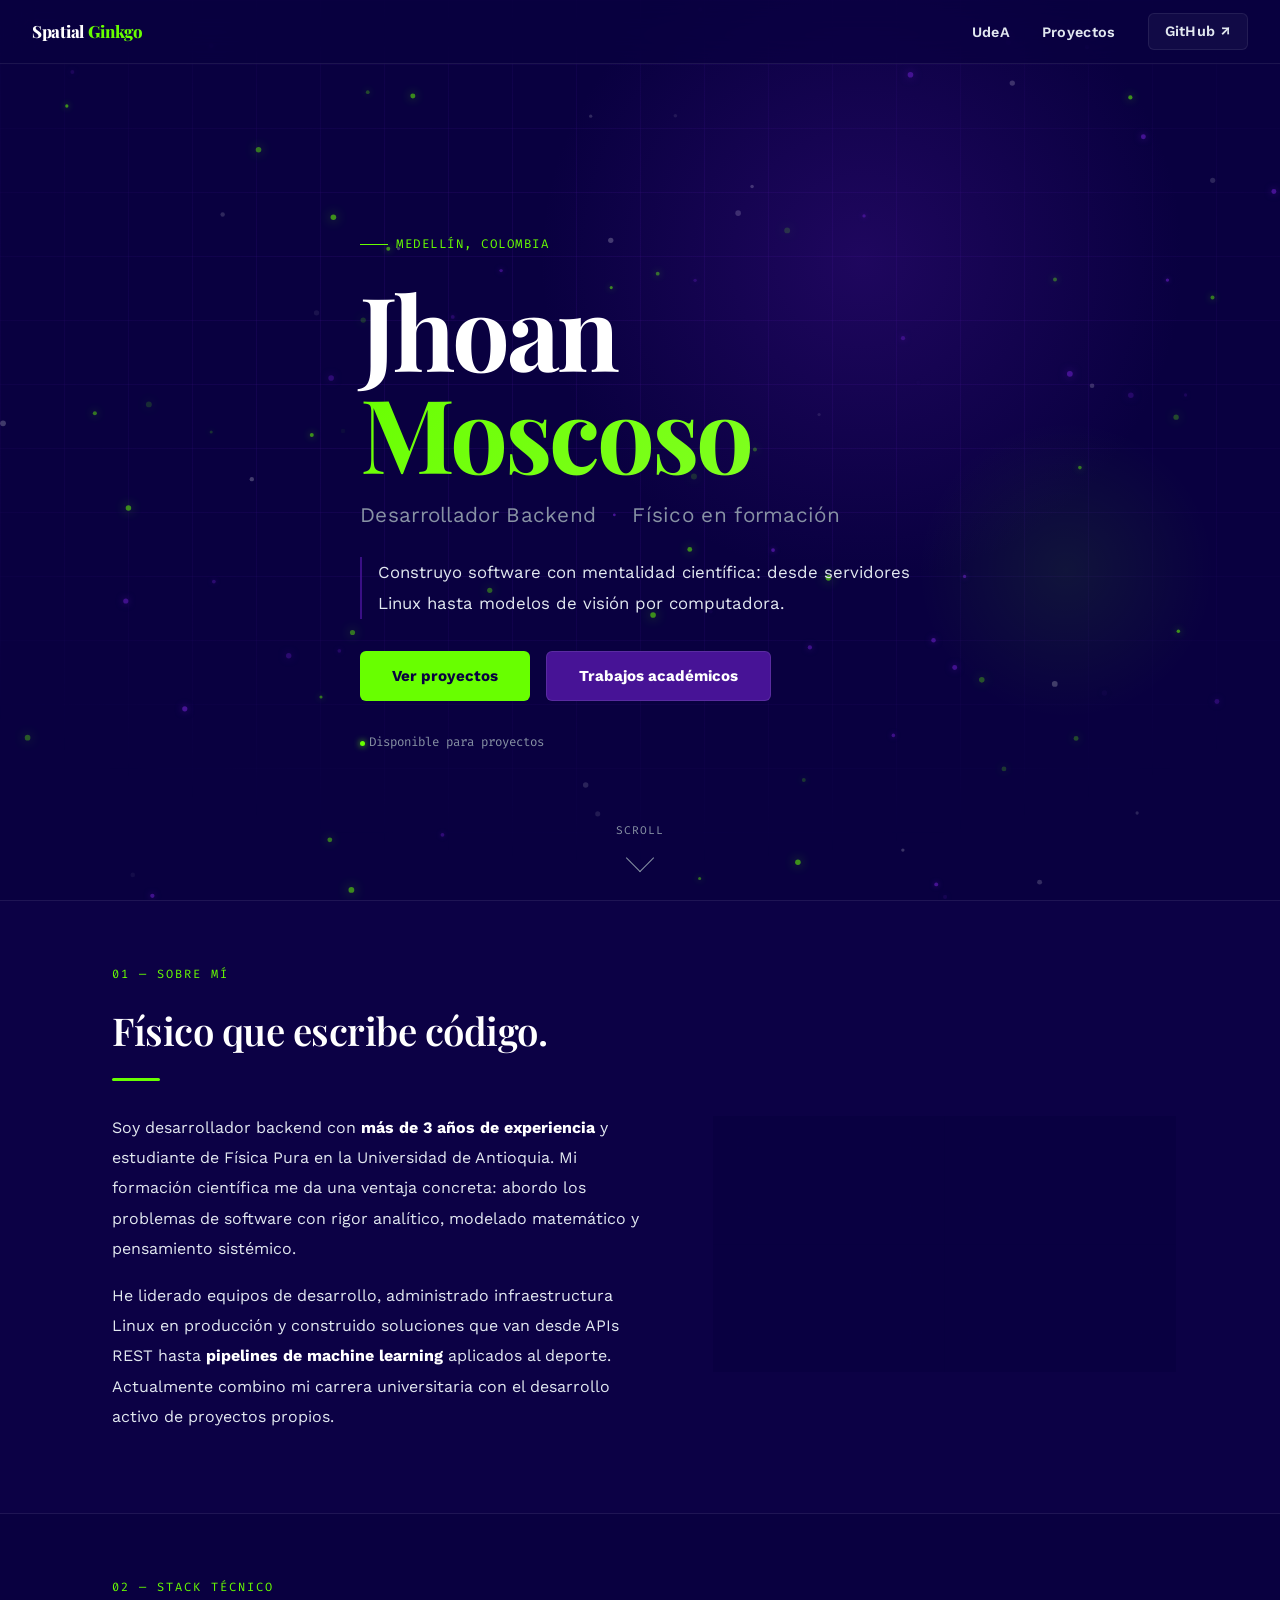
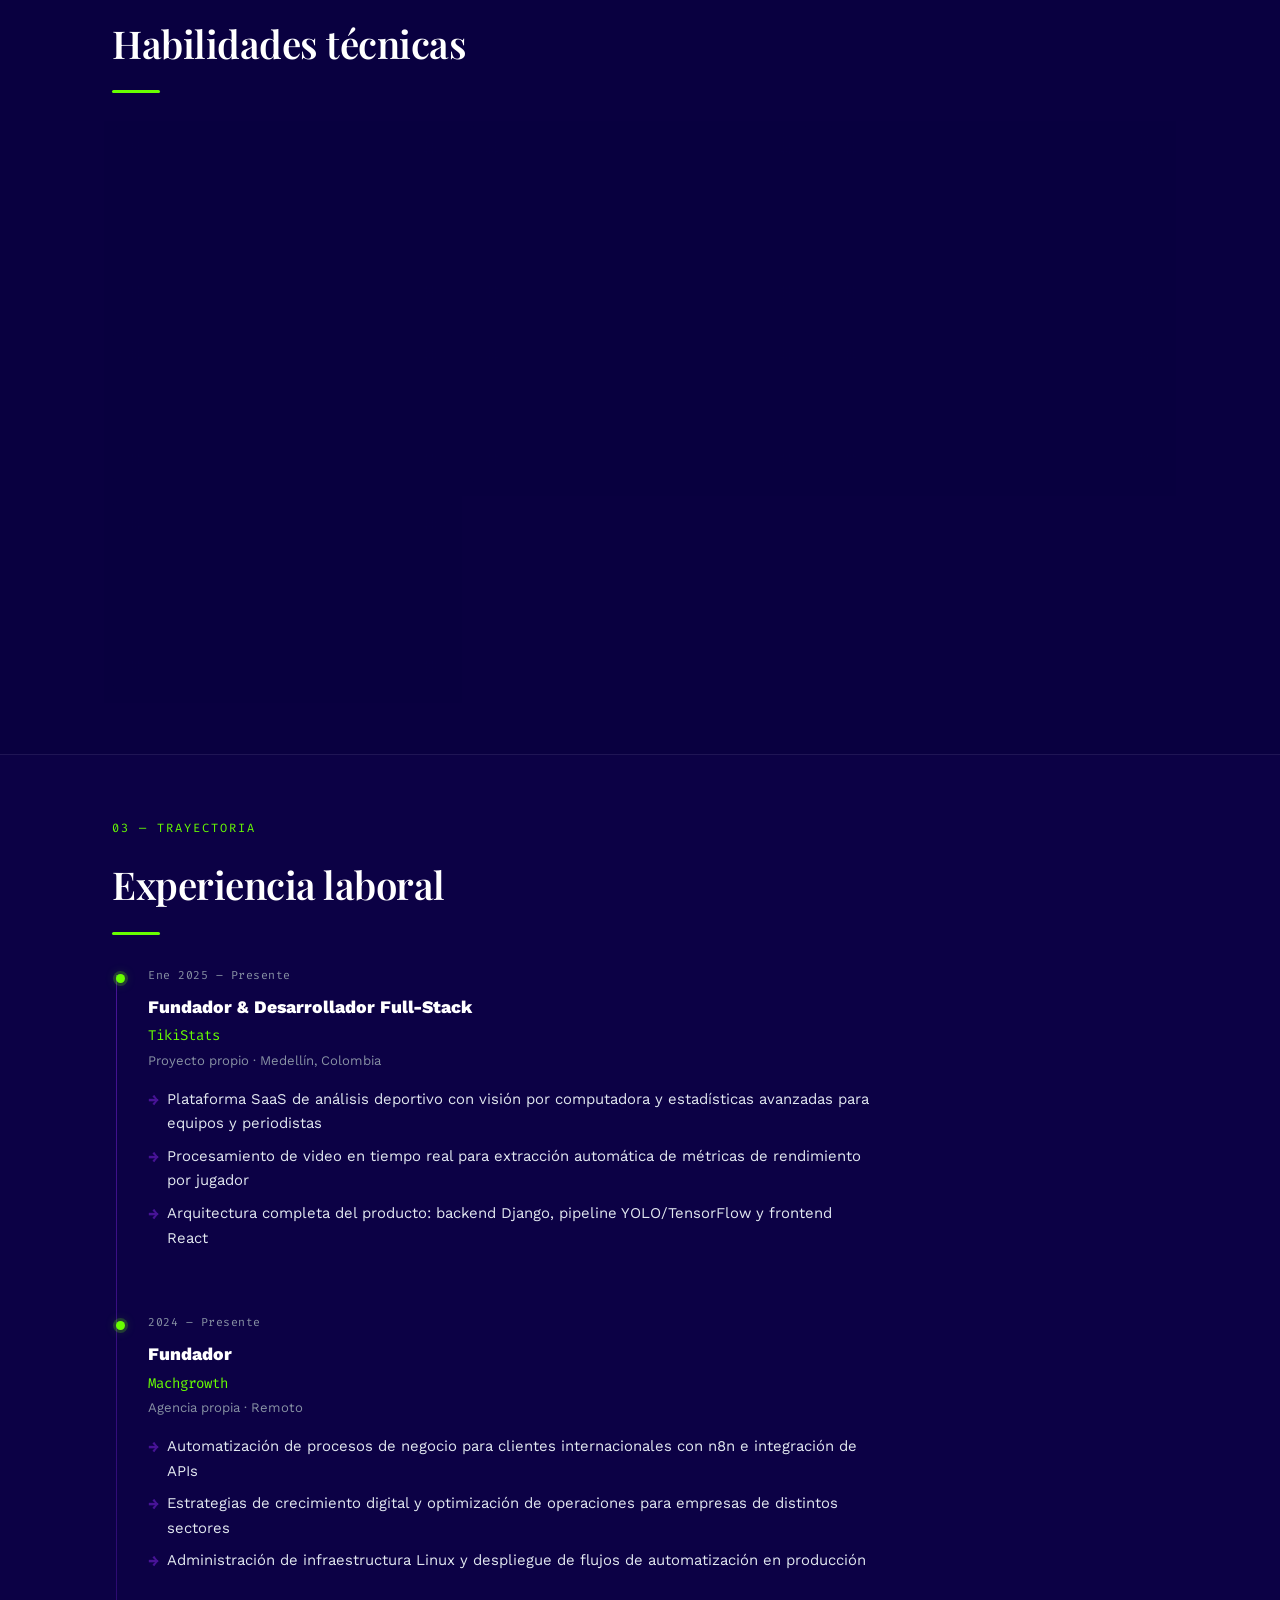
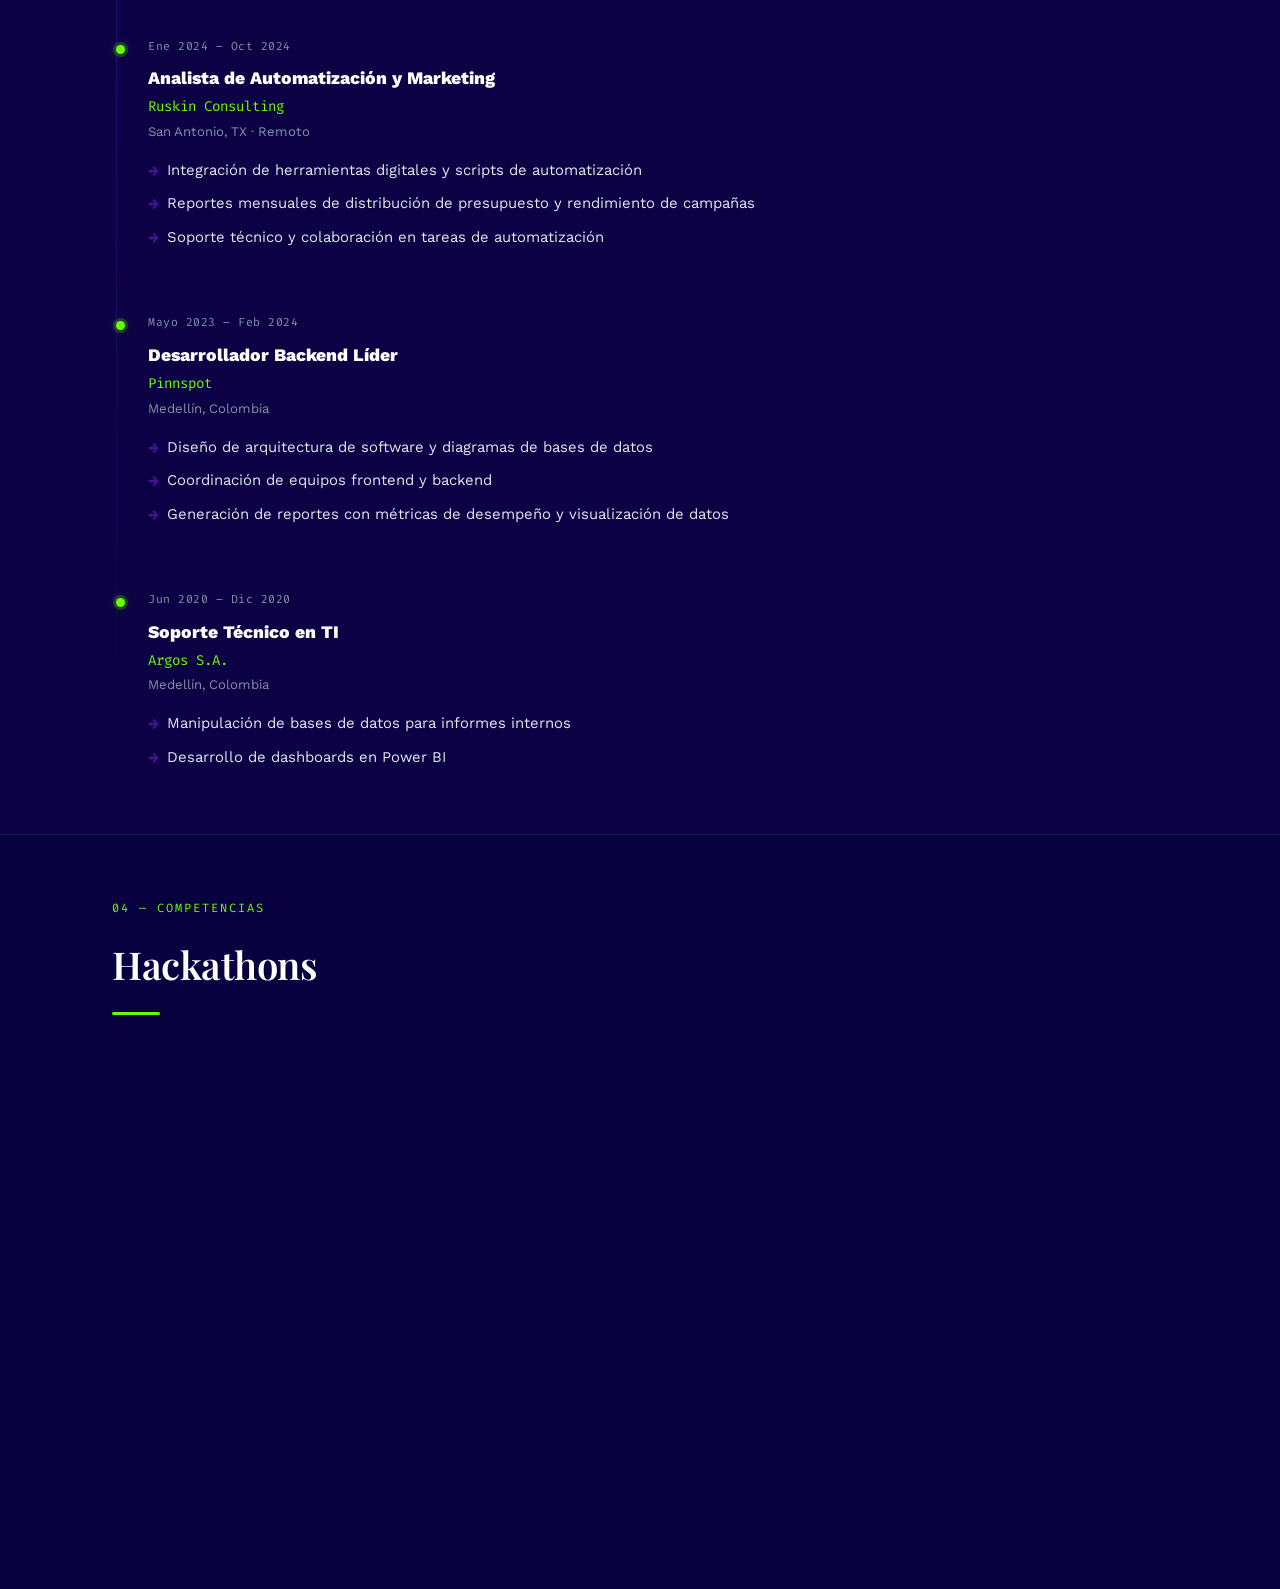
<file: index.html>
<!DOCTYPE html>
<html lang="es">
<head>
  <meta charset="UTF-8">
  <meta name="viewport" content="width=device-width, initial-scale=1.0">
  <meta name="description" content="Jhoan Moscoso — Desarrollador Backend y Físico en formación. Medellín, Colombia.">
  <title>Jhoan Moscoso — Desarrollador Backend & Físico</title>
  <link rel="icon" href="assets/img/favicon_ginkgo.ico" type="image/x-icon">
  <link rel="preconnect" href="https://fonts.googleapis.com">
  <link rel="preconnect" href="https://fonts.gstatic.com" crossorigin>
  <link href="https://fonts.googleapis.com/css2?family=Playfair+Display:ital,wght@0,400;0,500;0,600;0,700;1,400&family=Work+Sans:wght@400;500;600&family=Fira+Code:wght@400;500&display=swap" rel="stylesheet">
  <link rel="stylesheet" href="assets/css/main.css">
  <link rel="stylesheet" href="assets/css/index.css">
</head>
<body>

<!-- ═══════════ NAV ═══════════ -->
<nav class="nav">
  <a href="index.html" class="nav-logo">Spatial <span>Ginkgo</span></a>
  <ul class="nav-links">
    <li><a href="udea/index.html">UdeA</a></li>
    <li><a href="proyectos/index.html">Proyectos</a></li>
    <li>
      <a href="https://github.com/JhoanMoscoso" target="_blank" rel="noopener noreferrer" class="nav-ext">
        GitHub ↗
      </a>
    </li>
  </ul>
</nav>

<!-- ═══════════ HERO ═══════════ -->
<section class="hero" id="inicio">
  <div class="hero-glow" aria-hidden="true"></div>
  <div class="hero-glow-accent" aria-hidden="true"></div>

  <div class="container">
    <div class="hero-content">
      <span class="hero-eyebrow">Medellín, Colombia</span>

      <h1 class="hero-name">
        Jhoan<br>
        <span class="name-accent">Moscoso</span>
      </h1>

      <p class="hero-title">
        Desarrollador Backend
        <span class="sep">·</span>
        Físico en formación
      </p>

      <p class="hero-tagline">
        Construyo software con mentalidad científica: desde servidores Linux
        hasta modelos de visión por computadora.
      </p>

      <div class="hero-actions">
        <a href="proyectos/index.html" class="btn btn-primary">Ver proyectos</a>
        <a href="udea/index.html" class="btn btn-secondary">Trabajos académicos</a>
      </div>

      <div class="hero-meta">
        <span class="hero-meta-item">
          <span class="hero-meta-dot" aria-hidden="true"></span>
          Disponible para proyectos
        </span>
      </div>
    </div>
  </div>

  <div class="scroll-indicator" aria-hidden="true">
    <span>scroll</span>
    <span class="scroll-arrow"></span>
  </div>
</section>


<!-- ═══════════ SOBRE MÍ ═══════════ -->
<section class="about section" id="sobre-mi">
  <div class="container">
    <p class="section-label">01 — Sobre mí</p>
    <h2 class="section-title">Físico que escribe código.</h2>
    <div class="section-divider"></div>

    <div class="about-grid">
      <div class="about-text">
        <p class="fade-in-up">
          Soy desarrollador backend con <strong>más de 3 años de experiencia</strong> y estudiante de
          Física Pura en la Universidad de Antioquia. Mi formación científica me da
          una ventaja concreta: abordo los problemas de software con rigor analítico,
          modelado matemático y pensamiento sistémico.
        </p>
        <p class="fade-in-up">
          He liderado equipos de desarrollo, administrado infraestructura Linux en
          producción y construido soluciones que van desde APIs REST hasta
          <strong>pipelines de machine learning</strong> aplicados al deporte. Actualmente combino
          mi carrera universitaria con el desarrollo activo de proyectos propios.
        </p>
      </div>

      <div class="about-stats">
        <div class="stat-card fade-in-up">
          <span class="stat-number">3+</span>
          <span class="stat-label">años de experiencia</span>
        </div>
        <div class="stat-card fade-in-up">
          <span class="stat-number">3</span>
          <span class="stat-label">hackathons</span>
        </div>
        <div class="stat-card fade-in-up">
          <span class="stat-number">C1</span>
          <span class="stat-label">inglés</span>
        </div>
        <div class="stat-card fade-in-up">
          <span class="stat-number">B1</span>
          <span class="stat-label">alemán</span>
        </div>
      </div>
    </div>
  </div>
</section>


<!-- ═══════════ HABILIDADES ═══════════ -->
<section class="section" id="habilidades">
  <div class="container">
    <p class="section-label">02 — Stack técnico</p>
    <h2 class="section-title">Habilidades técnicas</h2>
    <div class="section-divider"></div>

    <div class="skills-grid">
      <div class="skill-group fade-in-up">
        <div class="skill-group-label">Lenguajes</div>
        <div class="tags-list">
          <span class="tag">Python</span>
          <span class="tag">JavaScript</span>
          <span class="tag">PHP</span>
          <span class="tag">SQL</span>
          <span class="tag">HTML</span>
          <span class="tag">CSS</span>
        </div>
      </div>

      <div class="skill-group fade-in-up">
        <div class="skill-group-label">Frameworks &amp; Librerías</div>
        <div class="tags-list">
          <span class="tag">Django</span>
          <span class="tag">Node.js</span>
          <span class="tag">Express.js</span>
          <span class="tag">React</span>
          <span class="tag">React Native</span>
          <span class="tag">Socket.IO</span>
        </div>
      </div>

      <div class="skill-group fade-in-up">
        <div class="skill-group-label">Bases de Datos</div>
        <div class="tags-list">
          <span class="tag">PostgreSQL</span>
          <span class="tag">MySQL</span>
        </div>
      </div>

      <div class="skill-group fade-in-up">
        <div class="skill-group-label">Infraestructura &amp; DevOps</div>
        <div class="tags-list">
          <span class="tag">Linux (LAMP)</span>
          <span class="tag">Apache</span>
          <span class="tag">Docker</span>
          <span class="tag">Git</span>
          <span class="tag">n8n</span>
          <span class="tag">AWS (básico)</span>
        </div>
      </div>

      <div class="skill-group fade-in-up">
        <div class="skill-group-label">Machine Learning &amp; Datos</div>
        <div class="tags-list">
          <span class="tag">TensorFlow</span>
          <span class="tag">PyTorch</span>
          <span class="tag">OpenCV</span>
          <span class="tag">YOLO</span>
          <span class="tag">scikit-learn</span>
          <span class="tag">Power BI</span>
        </div>
      </div>

      <div class="skill-group fade-in-up">
        <div class="skill-group-label">Idiomas</div>
        <div class="tags-list">
          <span class="tag">Español (nativo)</span>
          <span class="tag">Inglés (C1)</span>
          <span class="tag">Alemán (B1)</span>
        </div>
      </div>

      <div class="skill-group fade-in-up">
        <div class="skill-group-label">Herramientas</div>
        <div class="tags-list">
          <span class="tag">
            <svg width="13" height="13" viewBox="0 0 24 24" fill="currentColor" aria-hidden="true"><path d="M12 3L3 8.5v7L12 21l9-5.5v-7L12 3zm0 2.3l6.8 4.2v5.1L12 18.7l-6.8-4.1V9.5L12 5.3z"/></svg>
            Claude
          </span>
          <span class="tag">
            <svg width="13" height="13" viewBox="0 0 24 24" fill="currentColor" aria-hidden="true"><path d="M20 4H4c-1.1 0-2 .9-2 2v12c0 1.1.9 2 2 2h16c1.1 0 2-.9 2-2V6c0-1.1-.9-2-2-2zm0 14H4V8h16v10zM6 13.41L7.41 15l3.59-3.59-3.59-3.58L6 9.25 8.83 12 6 14.75 7.41 16.17zm6 1.59h4v-2h-4v2z"/></svg>
            Claude Code
          </span>
          <span class="tag">
            <svg width="13" height="13" viewBox="0 0 24 24" fill="currentColor" aria-hidden="true"><path d="M23.15 2.587L18.21.21a1.494 1.494 0 0 0-1.705.29l-9.46 8.63-4.12-3.128a.999.999 0 0 0-1.276.057L.327 7.261A1 1 0 0 0 .326 8.74L3.899 12 .326 15.26a1 1 0 0 0 .001 1.479L1.65 17.94a.999.999 0 0 0 1.276.057l4.12-3.128 9.46 8.63a1.492 1.492 0 0 0 1.704.29l4.942-2.377A1.5 1.5 0 0 0 24 19.88V4.12a1.5 1.5 0 0 0-.85-1.533zm-5.146 14.861L10.826 12l7.178-5.448v10.896z"/></svg>
            VSCode
          </span>
          <span class="tag">
            <svg width="13" height="13" viewBox="0 0 24 24" fill="currentColor" aria-hidden="true"><path d="M12 3C7.58 3 4 4.79 4 7s3.58 4 8 4 8-1.79 8-4-3.58-4-8-4zm-8 6v3c0 2.21 3.58 4 8 4s8-1.79 8-4v-3c0 2.21-3.58 4-8 4s-8-1.79-8-4zm0 5v3c0 2.21 3.58 4 8 4s8-1.79 8-4v-3c0 2.21-3.58 4-8 4s-8-1.79-8-4z"/></svg>
            DBDiagram
          </span>
          <span class="tag">
            <svg width="13" height="13" viewBox="0 0 24 24" fill="currentColor" aria-hidden="true"><circle cx="12" cy="12" r="3"/><path fill="none" stroke="currentColor" stroke-width="2" stroke-linecap="round" d="M12 3v3M12 18v3M3 12h3M18 12h3M5.6 5.6l2.1 2.1M16.3 16.3l2.1 2.1M5.6 18.4l2.1-2.1M16.3 7.7l2.1-2.1"/></svg>
            Engram
          </span>
        </div>
      </div>
    </div>
  </div>
</section>


<!-- ═══════════ EXPERIENCIA ═══════════ -->
<section class="experience section" id="experiencia">
  <div class="container">
    <p class="section-label">03 — Trayectoria</p>
    <h2 class="section-title">Experiencia laboral</h2>
    <div class="section-divider"></div>

    <div class="timeline">

      <div class="timeline-item fade-in-up">
        <div class="timeline-dot" aria-hidden="true"></div>
        <div class="timeline-period">Ene 2025 – Presente</div>
        <div class="timeline-role">Fundador &amp; Desarrollador Full-Stack</div>
        <div class="timeline-company">TikiStats</div>
        <div class="timeline-location">Proyecto propio · Medellín, Colombia</div>
        <div class="timeline-body">
          <ul>
            <li>Plataforma SaaS de análisis deportivo con visión por computadora y estadísticas avanzadas para equipos y periodistas</li>
            <li>Procesamiento de video en tiempo real para extracción automática de métricas de rendimiento por jugador</li>
            <li>Arquitectura completa del producto: backend Django, pipeline YOLO/TensorFlow y frontend React</li>
          </ul>
        </div>
      </div>

      <div class="timeline-item fade-in-up">
        <div class="timeline-dot" aria-hidden="true"></div>
        <div class="timeline-period">2024 – Presente</div>
        <div class="timeline-role">Fundador</div>
        <div class="timeline-company">Machgrowth</div>
        <div class="timeline-location">Agencia propia · Remoto</div>
        <div class="timeline-body">
          <ul>
            <li>Automatización de procesos de negocio para clientes internacionales con n8n e integración de APIs</li>
            <li>Estrategias de crecimiento digital y optimización de operaciones para empresas de distintos sectores</li>
            <li>Administración de infraestructura Linux y despliegue de flujos de automatización en producción</li>
          </ul>
        </div>
      </div>

      <div class="timeline-item fade-in-up">
        <div class="timeline-dot" aria-hidden="true"></div>
        <div class="timeline-period">Ene 2024 – Oct 2024</div>
        <div class="timeline-role">Analista de Automatización y Marketing</div>
        <div class="timeline-company">Ruskin Consulting</div>
        <div class="timeline-location">San Antonio, TX · Remoto</div>
        <div class="timeline-body">
          <ul>
            <li>Integración de herramientas digitales y scripts de automatización</li>
            <li>Reportes mensuales de distribución de presupuesto y rendimiento de campañas</li>
            <li>Soporte técnico y colaboración en tareas de automatización</li>
          </ul>
        </div>
      </div>

      <div class="timeline-item fade-in-up">
        <div class="timeline-dot" aria-hidden="true"></div>
        <div class="timeline-period">Mayo 2023 – Feb 2024</div>
        <div class="timeline-role">Desarrollador Backend Líder</div>
        <div class="timeline-company">Pinnspot</div>
        <div class="timeline-location">Medellín, Colombia</div>
        <div class="timeline-body">
          <ul>
            <li>Diseño de arquitectura de software y diagramas de bases de datos</li>
            <li>Coordinación de equipos frontend y backend</li>
            <li>Generación de reportes con métricas de desempeño y visualización de datos</li>
          </ul>
        </div>
      </div>

      <div class="timeline-item fade-in-up">
        <div class="timeline-dot" aria-hidden="true"></div>
        <div class="timeline-period">Jun 2020 – Dic 2020</div>
        <div class="timeline-role">Soporte Técnico en TI</div>
        <div class="timeline-company">Argos S.A.</div>
        <div class="timeline-location">Medellín, Colombia</div>
        <div class="timeline-body">
          <ul>
            <li>Manipulación de bases de datos para informes internos</li>
            <li>Desarrollo de dashboards en Power BI</li>
          </ul>
        </div>
      </div>

    </div>
  </div>
</section>


<!-- ═══════════ HACKATHONS ═══════════ -->
<section class="section" id="hackathons">
  <div class="container">
    <p class="section-label">04 — Competencias</p>
    <h2 class="section-title">Hackathons</h2>
    <div class="section-divider"></div>

    <div class="hackathons-grid">

      <article class="hackathon-card fade-in-up">
        <div class="hackathon-event">NASA Space Apps Challenge · 2025</div>
        <h3 class="hackathon-title">Astro Io</h3>
        <div class="hackathon-role">Desarrollador de Equipo</div>
        <p class="hackathon-desc">
          Juego educativo multijugador en tiempo real (estilo agar.io) que muestra
          la evolución de cuerpos celestes.
        </p>
        <div class="hackathon-stack">
          <span class="tag">Node.js</span>
          <span class="tag">Socket.IO</span>
        </div>
      </article>

      <article class="hackathon-card fade-in-up">
        <div class="hackathon-event">NASA Space Apps Challenge · 2024</div>
        <h3 class="hackathon-title">DataScope</h3>
        <div class="hackathon-role">Desarrollador Líder</div>
        <p class="hackathon-desc">
          Plataforma web que integra datasets de la NASA y el DANE colombiano para
          analizar correlaciones entre contaminación del aire, meteorología y factores
          socioeconómicos.
        </p>
        <div class="hackathon-stack">
          <span class="tag">Python</span>
          <span class="tag">JavaScript</span>
          <span class="tag">Visualización interactiva</span>
        </div>
      </article>

      <article class="hackathon-card fade-in-up">
        <div class="hackathon-event">Datathon Naciones Unidas · 2024</div>
        <h3 class="hackathon-title">Índice de Gentrificación</h3>
        <div class="hackathon-role">Científico de Datos / Desarrollador</div>
        <p class="hackathon-desc">
          Cuantificación del índice de gentrificación en Medellín usando Machine
          Learning sobre fuentes de datos gubernamentales y plataformas abiertas.
        </p>
        <div class="hackathon-stack">
          <span class="tag">Python</span>
          <span class="tag">scikit-learn</span>
        </div>
      </article>

    </div>
  </div>
</section>


<!-- ═══════════ FOOTER ═══════════ -->
<footer class="footer">
  <div class="footer-location">
    <svg viewBox="0 0 16 16" fill="currentColor" aria-hidden="true">
      <path d="M8 1a5 5 0 0 0-5 5c0 3.5 5 9 5 9s5-5.5 5-9a5 5 0 0 0-5-5zm0 7a2 2 0 1 1 0-4 2 2 0 0 1 0 4z"/>
    </svg>
    <span>Medellín, Colombia</span>
  </div>
  <div class="footer-links">
    <a href="https://github.com/JhoanMoscoso" target="_blank" rel="noopener noreferrer">
      <svg viewBox="0 0 16 16" fill="currentColor" aria-hidden="true">
        <path d="M8 0C3.58 0 0 3.58 0 8c0 3.54 2.29 6.53 5.47 7.59.4.07.55-.17.55-.38 0-.19-.01-.82-.01-1.49-2.01.37-2.53-.49-2.69-.94-.09-.23-.48-.94-.82-1.13-.28-.15-.68-.52-.01-.53.63-.01 1.08.58 1.23.82.72 1.21 1.87.87 2.33.66.07-.52.28-.87.51-1.07-1.78-.2-3.64-.89-3.64-3.95 0-.87.31-1.59.82-2.15-.08-.2-.36-1.02.08-2.12 0 0 .67-.21 2.2.82.64-.18 1.32-.27 2-.27.68 0 1.36.09 2 .27 1.53-1.04 2.2-.82 2.2-.82.44 1.1.16 1.92.08 2.12.51.56.82 1.27.82 2.15 0 3.07-1.87 3.75-3.65 3.95.29.25.54.73.54 1.48 0 1.07-.01 1.93-.01 2.2 0 .21.15.46.55.38A8.013 8.013 0 0 0 16 8c0-4.42-3.58-8-8-8z"/>
      </svg>
      GitHub
    </a>
  </div>
</footer>

<script src="assets/js/particles.js"></script>
<script src="assets/js/nav.js"></script>
</body>
</html>
</file>
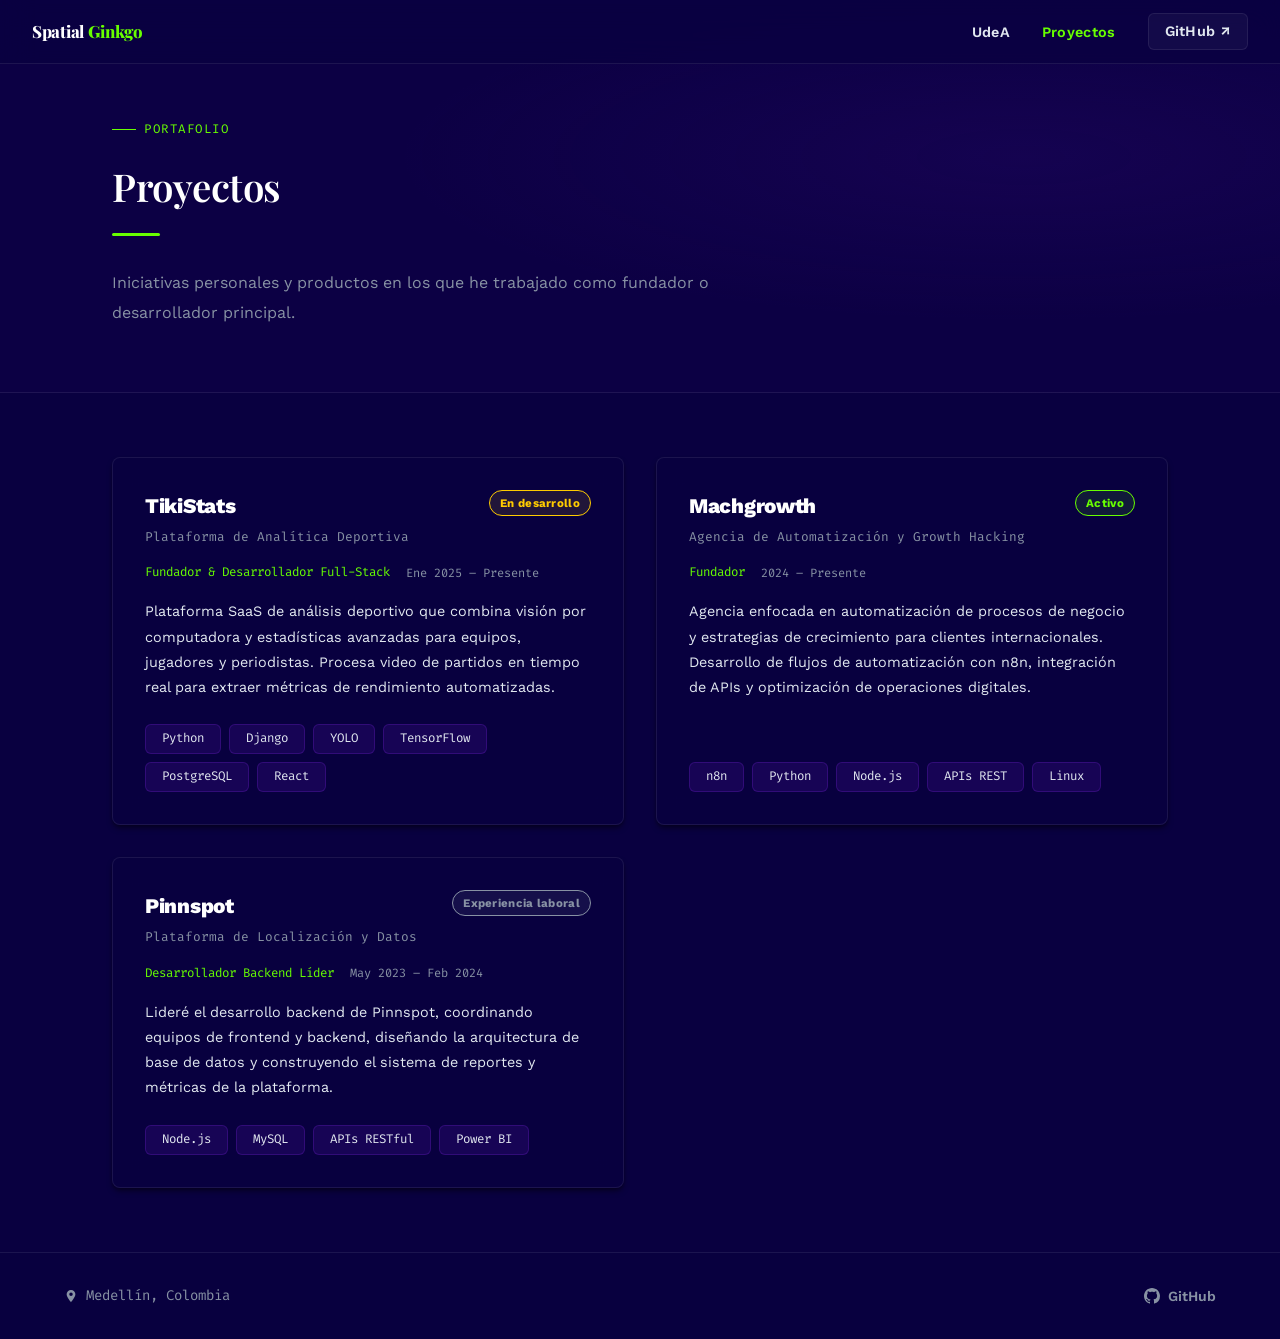
<file: proyectos/index.html>
<!DOCTYPE html>
<html lang="es">
<head>
  <meta charset="UTF-8">
  <meta name="viewport" content="width=device-width, initial-scale=1.0">
  <meta name="description" content="Proyectos de Jhoan Moscoso — TikiStats, Machgrowth, Pinnspot.">
  <title>Proyectos — Jhoan Moscoso</title>
  <link rel="preconnect" href="https://fonts.googleapis.com">
  <link rel="preconnect" href="https://fonts.gstatic.com" crossorigin>
  <link href="https://fonts.googleapis.com/css2?family=Playfair+Display:ital,wght@0,400;0,500;0,600;0,700;1,400&family=Work+Sans:wght@400;500;600&family=Fira+Code:wght@400;500&display=swap" rel="stylesheet">
  <link rel="stylesheet" href="../assets/css/main.css">
  <link rel="stylesheet" href="../assets/css/proyectos.css">
</head>
<body>

<!-- ═══════════ NAV ═══════════ -->
<nav class="nav">
  <a href="../index.html" class="nav-logo">Spatial <span>Ginkgo</span></a>
  <ul class="nav-links">
    <li><a href="../udea/index.html">UdeA</a></li>
    <li><a href="index.html" class="active">Proyectos</a></li>
    <li>
      <a href="https://github.com/JhoanMoscoso" target="_blank" rel="noopener noreferrer" class="nav-ext">
        GitHub ↗
      </a>
    </li>
  </ul>
</nav>

<!-- ═══════════ PAGE HERO ═══════════ -->
<header class="page-hero">
  <div class="container">
    <p class="page-hero-meta">Portafolio</p>
    <h1 class="section-title">Proyectos</h1>
    <div class="section-divider"></div>
    <p class="page-hero-desc">
      Iniciativas personales y productos en los que he trabajado como fundador
      o desarrollador principal.
    </p>
  </div>
</header>

<!-- ═══════════ PROYECTOS ═══════════ -->
<main>
  <section class="projects-section">
    <div class="container">
      <div class="projects-grid">

        <!-- TikiStats -->
        <article class="project-card fade-in-up">
          <div class="project-header">
            <div class="project-titles">
              <h2 class="project-name">TikiStats</h2>
              <div class="project-subtitle">Plataforma de Analítica Deportiva</div>
            </div>
            <span class="badge badge-dev">En desarrollo</span>
          </div>
          <div class="project-body">
            <div class="project-role-line">
              <span class="project-role">Fundador &amp; Desarrollador Full-Stack</span>
              <span class="project-period">Ene 2025 – Presente</span>
            </div>
            <p class="project-desc">
              Plataforma SaaS de análisis deportivo que combina visión por computadora
              y estadísticas avanzadas para equipos, jugadores y periodistas. Procesa
              video de partidos en tiempo real para extraer métricas de rendimiento
              automatizadas.
            </p>
            <div class="project-stack">
              <span class="tag">Python</span>
              <span class="tag">Django</span>
              <span class="tag">YOLO</span>
              <span class="tag">TensorFlow</span>
              <span class="tag">PostgreSQL</span>
              <span class="tag">React</span>
            </div>
          </div>
        </article>

        <!-- Machgrowth -->
        <article class="project-card fade-in-up">
          <div class="project-header">
            <div class="project-titles">
              <h2 class="project-name">Machgrowth</h2>
              <div class="project-subtitle">Agencia de Automatización y Growth Hacking</div>
            </div>
            <span class="badge badge-active">Activo</span>
          </div>
          <div class="project-body">
            <div class="project-role-line">
              <span class="project-role">Fundador</span>
              <span class="project-period">2024 – Presente</span>
            </div>
            <p class="project-desc">
              Agencia enfocada en automatización de procesos de negocio y estrategias
              de crecimiento para clientes internacionales. Desarrollo de flujos de
              automatización con n8n, integración de APIs y optimización de operaciones
              digitales.
            </p>
            <div class="project-stack">
              <span class="tag">n8n</span>
              <span class="tag">Python</span>
              <span class="tag">Node.js</span>
              <span class="tag">APIs REST</span>
              <span class="tag">Linux</span>
            </div>
          </div>
        </article>

        <!-- Pinnspot -->
        <article class="project-card fade-in-up">
          <div class="project-header">
            <div class="project-titles">
              <h2 class="project-name">Pinnspot</h2>
              <div class="project-subtitle">Plataforma de Localización y Datos</div>
            </div>
            <span class="badge badge-past">Experiencia laboral</span>
          </div>
          <div class="project-body">
            <div class="project-role-line">
              <span class="project-role">Desarrollador Backend Líder</span>
              <span class="project-period">May 2023 – Feb 2024</span>
            </div>
            <p class="project-desc">
              Lideré el desarrollo backend de Pinnspot, coordinando equipos de frontend
              y backend, diseñando la arquitectura de base de datos y construyendo el
              sistema de reportes y métricas de la plataforma.
            </p>
            <div class="project-stack">
              <span class="tag">Node.js</span>
              <span class="tag">MySQL</span>
              <span class="tag">APIs RESTful</span>
              <span class="tag">Power BI</span>
            </div>
          </div>
        </article>

      </div>
    </div>
  </section>
</main>

<!-- ═══════════ FOOTER ═══════════ -->
<footer class="footer">
  <div class="footer-location">
    <svg viewBox="0 0 16 16" fill="currentColor" aria-hidden="true" style="width:14px;height:14px">
      <path d="M8 1a5 5 0 0 0-5 5c0 3.5 5 9 5 9s5-5.5 5-9a5 5 0 0 0-5-5zm0 7a2 2 0 1 1 0-4 2 2 0 0 1 0 4z"/>
    </svg>
    <span>Medellín, Colombia</span>
  </div>
  <div class="footer-links">
    <a href="https://github.com/JhoanMoscoso" target="_blank" rel="noopener noreferrer">
      <svg viewBox="0 0 16 16" fill="currentColor" aria-hidden="true">
        <path d="M8 0C3.58 0 0 3.58 0 8c0 3.54 2.29 6.53 5.47 7.59.4.07.55-.17.55-.38 0-.19-.01-.82-.01-1.49-2.01.37-2.53-.49-2.69-.94-.09-.23-.48-.94-.82-1.13-.28-.15-.68-.52-.01-.53.63-.01 1.08.58 1.23.82.72 1.21 1.87.87 2.33.66.07-.52.28-.87.51-1.07-1.78-.2-3.64-.89-3.64-3.95 0-.87.31-1.59.82-2.15-.08-.2-.36-1.02.08-2.12 0 0 .67-.21 2.2.82.64-.18 1.32-.27 2-.27.68 0 1.36.09 2 .27 1.53-1.04 2.2-.82 2.2-.82.44 1.1.16 1.92.08 2.12.51.56.82 1.27.82 2.15 0 3.07-1.87 3.75-3.65 3.95.29.25.54.73.54 1.48 0 1.07-.01 1.93-.01 2.2 0 .21.15.46.55.38A8.013 8.013 0 0 0 16 8c0-4.42-3.58-8-8-8z"/>
      </svg>
      GitHub
    </a>
  </div>
</footer>

<script src="../assets/js/nav.js"></script>
</body>
</html>
</file>
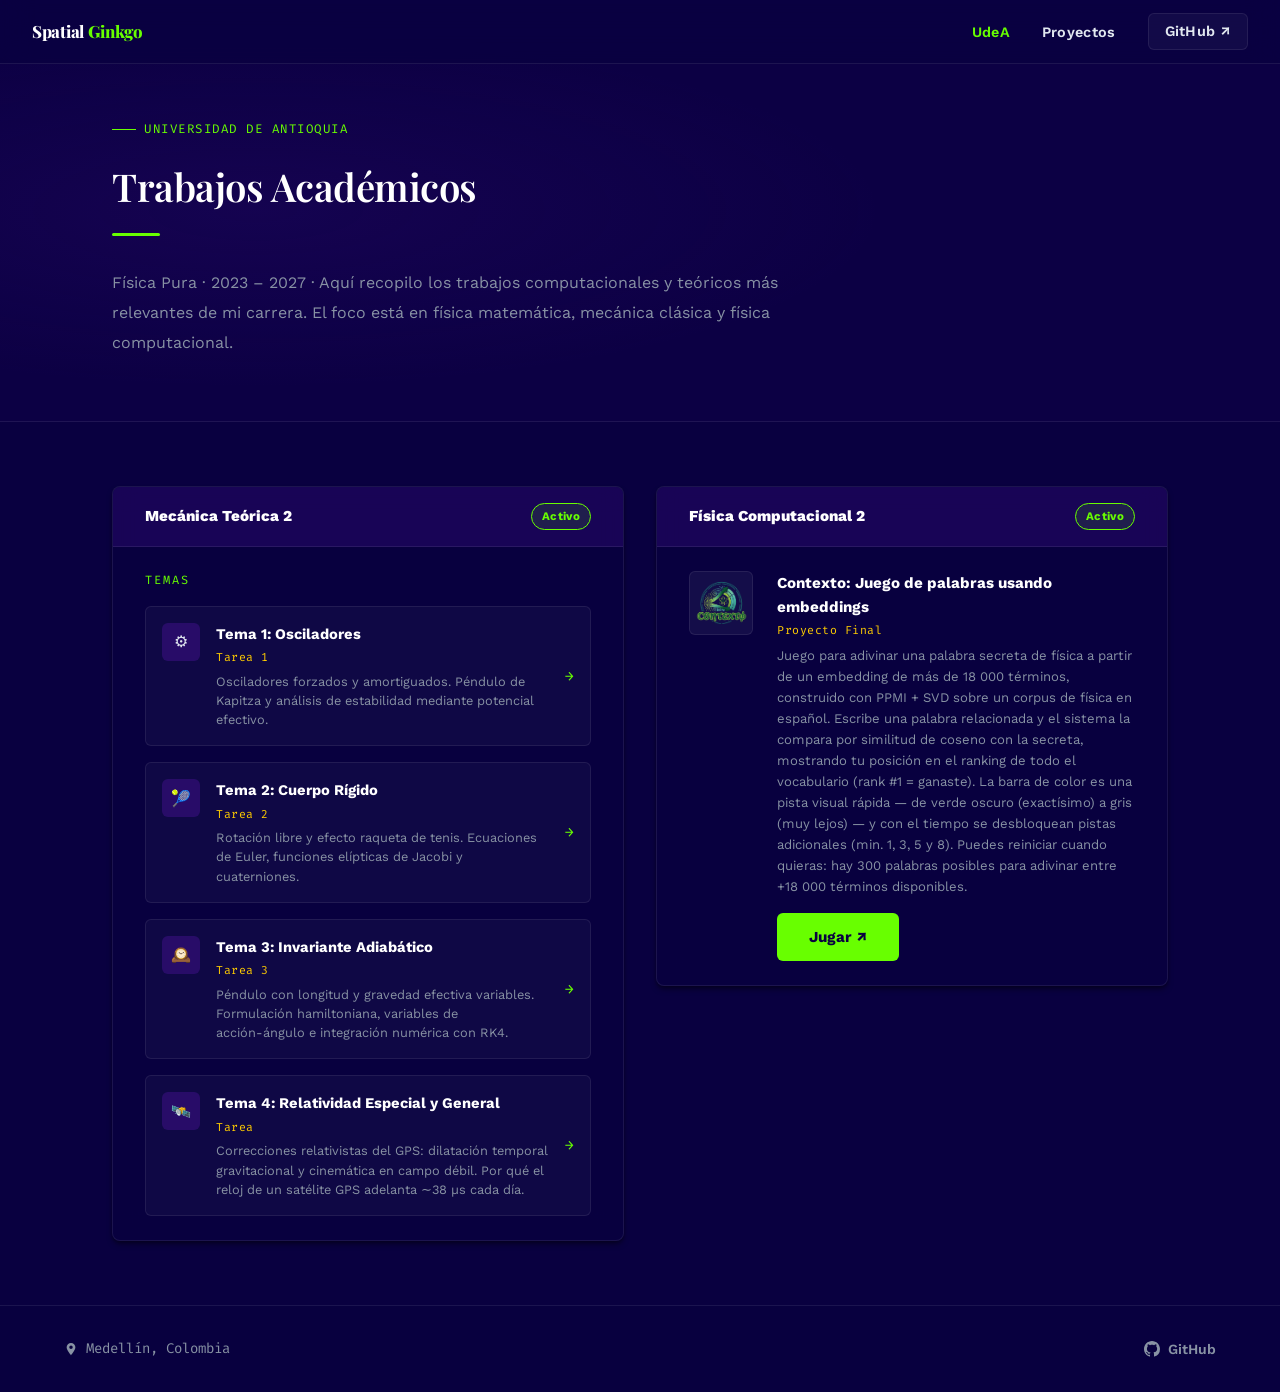
<file: udea/index.html>
<!DOCTYPE html>
<html lang="es">
<head>
  <meta charset="UTF-8">
  <meta name="viewport" content="width=device-width, initial-scale=1.0">
  <meta name="description" content="Trabajos académicos de Física Pura — Universidad de Antioquia. Jhoan Moscoso.">
  <title>UdeA — Jhoan Moscoso</title>
  <link rel="preconnect" href="https://fonts.googleapis.com">
  <link rel="preconnect" href="https://fonts.gstatic.com" crossorigin>
  <link href="https://fonts.googleapis.com/css2?family=Playfair+Display:ital,wght@0,400;0,500;0,600;0,700;1,400&family=Work+Sans:wght@400;500;600&family=Fira+Code:wght@400;500&display=swap" rel="stylesheet">
  <link rel="stylesheet" href="../assets/css/main.css">
  <link rel="stylesheet" href="../assets/css/udea.css">
</head>
<body>

<!-- ═══════════ NAV ═══════════ -->
<nav class="nav">
  <a href="../index.html" class="nav-logo">Spatial <span>Ginkgo</span></a>
  <ul class="nav-links">
    <li><a href="index.html" class="active">UdeA</a></li>
    <li><a href="../proyectos/index.html">Proyectos</a></li>
    <li>
      <a href="https://github.com/JhoanMoscoso" target="_blank" rel="noopener noreferrer" class="nav-ext">
        GitHub ↗
      </a>
    </li>
  </ul>
</nav>

<!-- ═══════════ PAGE HERO ═══════════ -->
<header class="page-hero">
  <div class="container">
    <p class="page-hero-meta">Universidad de Antioquia</p>
    <h1 class="section-title">Trabajos Académicos</h1>
    <div class="section-divider"></div>
    <p class="page-hero-desc">
      Física Pura · 2023 – 2027 · Aquí recopilo los trabajos computacionales y teóricos
      más relevantes de mi carrera. El foco está en física matemática, mecánica clásica
      y física computacional.
    </p>
  </div>
</header>

<!-- ═══════════ MATERIAS ═══════════ -->
<main>
  <section class="subjects-section">
    <div class="container">
      <div class="subjects-grid">

        <!-- Mecánica Teórica 2 -->
        <div class="subject-card fade-in-up">
          <div class="subject-header">
            <span class="subject-name">Mecánica Teórica 2</span>
            <span class="badge badge-active">Activo</span>
          </div>
          <div class="subject-body">
            <p class="section-label" style="margin-bottom: 16px;">Temas</p>

            <a href="mt2/tema1-osciladores.html" class="topic-link">
              <div class="topic-icon" aria-hidden="true">⚙</div>
              <div class="topic-info">
                <div class="topic-name">Tema 1: Osciladores</div>
                <div class="topic-tarea">Tarea 1</div>
                <div class="topic-desc">
                  Osciladores forzados y amortiguados. Péndulo de Kapitza y análisis
                  de estabilidad mediante potencial efectivo.
                </div>
              </div>
              <span class="topic-arrow" aria-hidden="true">→</span>
            </a>

            <a href="mt2/tema2-rigido.html" class="topic-link">
              <div class="topic-icon" aria-hidden="true">🎾</div>
              <div class="topic-info">
                <div class="topic-name">Tema 2: Cuerpo Rígido</div>
                <div class="topic-tarea">Tarea 2</div>
                <div class="topic-desc">
                  Rotación libre y efecto raqueta de tenis. Ecuaciones de Euler,
                  funciones elípticas de Jacobi y cuaterniones.
                </div>
              </div>
              <span class="topic-arrow" aria-hidden="true">→</span>
            </a>

            <a href="mt2/tema3-adiabatico.html" class="topic-link">
              <div class="topic-icon" aria-hidden="true">🕰️</div>
              <div class="topic-info">
                <div class="topic-name">Tema 3: Invariante Adiabático</div>
                <div class="topic-tarea">Tarea 3</div>
                <div class="topic-desc">
                  Péndulo con longitud y gravedad efectiva variables. Formulación
                  hamiltoniana, variables de acción-ángulo e integración numérica con RK4.
                </div>
              </div>
              <span class="topic-arrow" aria-hidden="true">→</span>
            </a>

            <a href="mt2/tema4-gps.html" class="topic-link">
              <div class="topic-icon" aria-hidden="true">🛰️</div>
              <div class="topic-info">
                <div class="topic-name">Tema 4: Relatividad Especial y General</div>
                <div class="topic-tarea">Tarea</div>
                <div class="topic-desc">
                  Correcciones relativistas del GPS: dilatación temporal gravitacional y
                  cinemática en campo débil. Por qué el reloj de un satélite GPS adelanta
                  ∼38 μs cada día.
                </div>
              </div>
              <span class="topic-arrow" aria-hidden="true">→</span>
            </a>

          </div>
        </div>

        <!-- Física Computacional 2 -->
        <div class="subject-card fade-in-up">
          <div class="subject-header">
            <span class="subject-name">Física Computacional 2</span>
            <span class="badge badge-active">Activo</span>
          </div>
          <div class="subject-body">
            <div class="project-embed">
              <img src="../assets/img/logo_contexto.png" alt="Logo de Contexto" class="project-embed-logo">
              <div class="project-embed-info">
                <div class="project-embed-name">Contexto: Juego de palabras usando embeddings</div>
                <div class="topic-tarea">Proyecto Final</div>
                <p class="project-embed-desc">
                  Juego para adivinar una palabra secreta de física a partir de un embedding de
                  más de 18 000 términos, construido con PPMI + SVD sobre un corpus de física en
                  español. Escribe una palabra relacionada y el sistema la compara por similitud
                  de coseno con la secreta, mostrando tu posición en el ranking de todo el
                  vocabulario (rank #1 = ganaste). La barra de color es una pista visual rápida
                  — de verde oscuro (exactísimo) a gris (muy lejos) — y con el tiempo se
                  desbloquean pistas adicionales (min. 1, 3, 5 y 8). Puedes reiniciar cuando
                  quieras: hay 300 palabras posibles para adivinar entre +18 000 términos
                  disponibles.
                </p>
                <a href="https://contexto.vardpri.com/" target="_blank" rel="noopener noreferrer" class="btn btn-primary">
                  Jugar ↗
                </a>
              </div>
            </div>
          </div>
        </div>

      </div>
    </div>
  </section>
</main>

<!-- ═══════════ FOOTER ═══════════ -->
<footer class="footer">
  <div class="footer-location">
    <svg viewBox="0 0 16 16" fill="currentColor" aria-hidden="true" style="width:14px;height:14px">
      <path d="M8 1a5 5 0 0 0-5 5c0 3.5 5 9 5 9s5-5.5 5-9a5 5 0 0 0-5-5zm0 7a2 2 0 1 1 0-4 2 2 0 0 1 0 4z"/>
    </svg>
    <span>Medellín, Colombia</span>
  </div>
  <div class="footer-links">
    <a href="https://github.com/JhoanMoscoso" target="_blank" rel="noopener noreferrer">
      <svg viewBox="0 0 16 16" fill="currentColor" aria-hidden="true">
        <path d="M8 0C3.58 0 0 3.58 0 8c0 3.54 2.29 6.53 5.47 7.59.4.07.55-.17.55-.38 0-.19-.01-.82-.01-1.49-2.01.37-2.53-.49-2.69-.94-.09-.23-.48-.94-.82-1.13-.28-.15-.68-.52-.01-.53.63-.01 1.08.58 1.23.82.72 1.21 1.87.87 2.33.66.07-.52.28-.87.51-1.07-1.78-.2-3.64-.89-3.64-3.95 0-.87.31-1.59.82-2.15-.08-.2-.36-1.02.08-2.12 0 0 .67-.21 2.2.82.64-.18 1.32-.27 2-.27.68 0 1.36.09 2 .27 1.53-1.04 2.2-.82 2.2-.82.44 1.1.16 1.92.08 2.12.51.56.82 1.27.82 2.15 0 3.07-1.87 3.75-3.65 3.95.29.25.54.73.54 1.48 0 1.07-.01 1.93-.01 2.2 0 .21.15.46.55.38A8.013 8.013 0 0 0 16 8c0-4.42-3.58-8-8-8z"/>
      </svg>
      GitHub
    </a>
  </div>
</footer>

<script src="../assets/js/nav.js"></script>
</body>
</html>
</file>
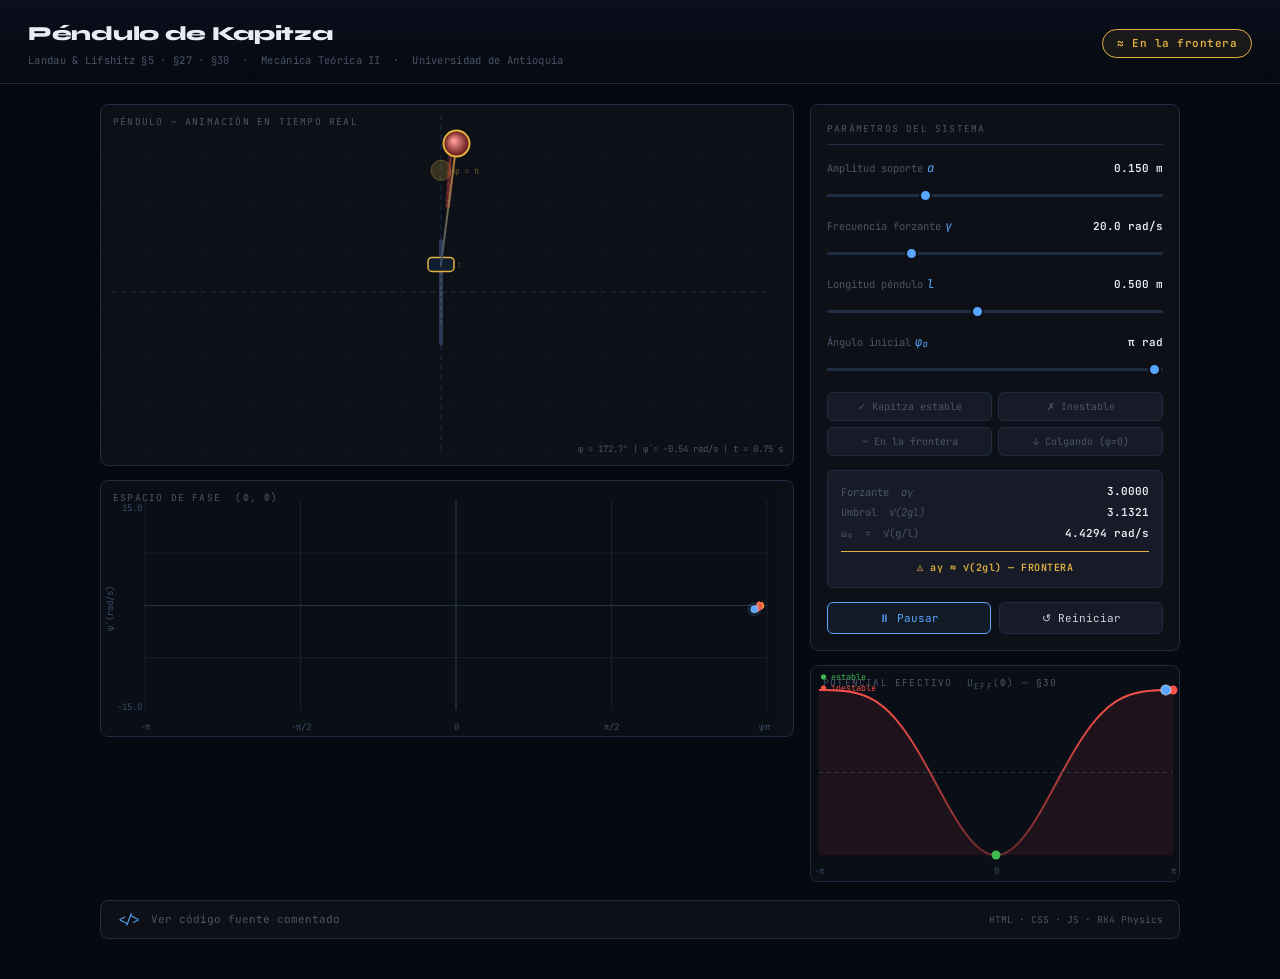
<file: Tarea1.html>
<!DOCTYPE html>
<html lang="es">
<head>
<meta charset="UTF-8">
<meta name="viewport" content="width=device-width, initial-scale=1.0">
<title>Péndulo de Kapitza — Mecánica Teórica II</title>
<link rel="preconnect" href="https://fonts.googleapis.com">
<link href="https://fonts.googleapis.com/css2?family=JetBrains+Mono:ital,wght@0,400;0,600;1,400&family=Syne:wght@700;800&display=swap" rel="stylesheet">
<style>
/* ═══════════════════════════════════════════════════════════
   RESET & VARIABLES
═══════════════════════════════════════════════════════════ */
*, *::before, *::after { box-sizing: border-box; margin: 0; padding: 0; }

:root {
  --bg:      #06090f;
  --bg2:     #0d1117;
  --bg3:     #161b27;
  --border:  #1f2d42;
  --text:    #c9d1d9;
  --dim:     #4a5568;
  --cyan:    #58a6ff;
  --green:   #3fb950;
  --red:     #f85149;
  --orange:  #e3b341;
  --white:   #e6edf3;
  --r:       8px;
  --mono:    'JetBrains Mono', 'Courier New', monospace;
  --title:   'Syne', sans-serif;
}

html, body {
  background: var(--bg);
  color: var(--text);
  font-family: var(--mono);
  font-size: 13px;
  line-height: 1.6;
  min-height: 100vh;
}

/* ═══════════════════════════════════════════════════════════
   HEADER
═══════════════════════════════════════════════════════════ */
header {
  display: flex;
  align-items: center;
  justify-content: space-between;
  padding: 18px 28px 14px;
  border-bottom: 1px solid var(--border);
  background: linear-gradient(180deg, #0a0f1e 0%, var(--bg) 100%);
}

h1 {
  font-family: var(--title);
  font-size: 20px;
  font-weight: 800;
  color: var(--white);
  letter-spacing: -0.3px;
}

.subtitle {
  color: var(--dim);
  font-size: 10.5px;
  margin-top: 2px;
  letter-spacing: 0.3px;
}

.badge {
  padding: 5px 14px;
  border-radius: 20px;
  font-size: 11px;
  font-weight: 600;
  border: 1px solid;
  letter-spacing: 0.5px;
  transition: all 0.4s ease;
}
.badge.stable   { color: var(--green);  border-color: var(--green);  background: rgba(63,185,80,0.08); }
.badge.unstable { color: var(--red);    border-color: var(--red);    background: rgba(248,81,73,0.08); }
.badge.boundary { color: var(--orange); border-color: var(--orange); background: rgba(227,179,65,0.08); }

/* ═══════════════════════════════════════════════════════════
   LAYOUT PRINCIPAL
═══════════════════════════════════════════════════════════ */
main {
  display: grid;
  grid-template-columns: 1fr 370px;
  gap: 0;
  max-width: 1120px;
  margin: 0 auto;
  padding: 20px 20px 0;
}

.canvas-col {
  display: flex;
  flex-direction: column;
  gap: 14px;
  padding-right: 16px;
}

.controls-col {
  display: flex;
  flex-direction: column;
  gap: 14px;
}

/* ═══════════════════════════════════════════════════════════
   CANVAS WRAPPERS
═══════════════════════════════════════════════════════════ */
.canvas-wrap {
  position: relative;
  background: var(--bg2);
  border: 1px solid var(--border);
  border-radius: var(--r);
  overflow: hidden;
}

.canvas-label {
  position: absolute;
  top: 9px; left: 12px;
  font-size: 9.5px;
  color: var(--dim);
  text-transform: uppercase;
  letter-spacing: 1.2px;
  pointer-events: none;
  z-index: 2;
}

.canvas-overlay-br {
  position: absolute;
  bottom: 8px; right: 10px;
  font-size: 9px;
  color: var(--dim);
  pointer-events: none;
  z-index: 2;
  text-align: right;
  line-height: 1.8;
}

canvas { display: block; }

/* ═══════════════════════════════════════════════════════════
   PANEL (tarjeta de controles)
═══════════════════════════════════════════════════════════ */
.panel {
  background: var(--bg2);
  border: 1px solid var(--border);
  border-radius: var(--r);
  padding: 16px;
}

.panel-title {
  font-size: 9.5px;
  color: var(--dim);
  text-transform: uppercase;
  letter-spacing: 1.2px;
  margin-bottom: 14px;
  padding-bottom: 8px;
  border-bottom: 1px solid var(--border);
}

/* ═══════════════════════════════════════════════════════════
   SLIDERS
═══════════════════════════════════════════════════════════ */
.param-group { margin-bottom: 13px; }

.param-row {
  display: flex;
  justify-content: space-between;
  align-items: baseline;
  margin-bottom: 5px;
}

.param-name { color: var(--dim); font-size: 10.5px; }
.param-sym  { color: var(--cyan); font-style: italic; font-size: 12px; margin-left: 4px; }
.param-val  { color: var(--white); font-size: 11px; font-weight: 600; min-width: 78px; text-align: right; }

input[type="range"] {
  width: 100%; height: 3px;
  -webkit-appearance: none; appearance: none;
  background: var(--border);
  border-radius: 2px; outline: none; cursor: pointer;
}
input[type="range"]::-webkit-slider-thumb {
  -webkit-appearance: none;
  width: 13px; height: 13px; border-radius: 50%;
  background: var(--cyan); border: 2px solid var(--bg2);
  cursor: pointer; transition: transform 0.1s;
}
input[type="range"]:hover::-webkit-slider-thumb { transform: scale(1.25); }

/* ═══════════════════════════════════════════════════════════
   PRESETS
═══════════════════════════════════════════════════════════ */
.presets-grid {
  display: grid;
  grid-template-columns: 1fr 1fr;
  gap: 6px;
  margin: 14px 0 0;
}

.preset-btn {
  padding: 7px 4px;
  border-radius: 6px;
  border: 1px solid var(--border);
  background: var(--bg3);
  color: var(--dim);
  font-family: var(--mono);
  font-size: 10px;
  cursor: pointer;
  transition: all 0.15s;
  text-align: center;
}
.preset-btn:hover { border-color: var(--cyan); color: var(--cyan); }

/* ═══════════════════════════════════════════════════════════
   CONDITION BOX
═══════════════════════════════════════════════════════════ */
.condition-box {
  margin-top: 14px;
  padding: 11px 13px;
  background: var(--bg3);
  border-radius: 6px;
  border: 1px solid var(--border);
}

.cond-row {
  display: flex;
  justify-content: space-between;
  align-items: center;
  padding: 1.5px 0;
  font-size: 11px;
}
.cond-label { color: var(--dim); font-size: 10.5px; }
.cond-val   { color: var(--white); font-weight: 600; }

.verdict-row {
  display: flex;
  justify-content: center;
  align-items: center;
  padding-top: 8px;
  margin-top: 7px;
  border-top: 1px solid var(--border);
  font-size: 10px;
  font-weight: 600;
  letter-spacing: 0.5px;
  transition: color 0.3s;
}

/* ═══════════════════════════════════════════════════════════
   CONTROL BUTTONS
═══════════════════════════════════════════════════════════ */
.btn-row {
  display: grid;
  grid-template-columns: 1fr 1fr;
  gap: 8px;
  margin-top: 14px;
}

button {
  padding: 8px;
  border-radius: 6px;
  border: 1px solid var(--border);
  background: var(--bg3);
  color: var(--text);
  font-family: var(--mono);
  font-size: 11px;
  cursor: pointer;
  transition: all 0.15s;
}
button:hover { border-color: var(--cyan); color: var(--cyan); }
button.primary { border-color: var(--cyan); color: var(--cyan); background: rgba(88,166,255,0.06); }

/* ═══════════════════════════════════════════════════════════
   CÓDIGO FUENTE (toggle)
═══════════════════════════════════════════════════════════ */
.code-section {
  max-width: 1120px;
  margin: 18px auto 40px;
  padding: 0 20px;
}

.code-toggle-btn {
  display: flex;
  align-items: center;
  gap: 10px;
  width: 100%;
  padding: 10px 16px;
  background: var(--bg2);
  border: 1px solid var(--border);
  border-radius: var(--r);
  color: var(--dim);
  font-family: var(--mono);
  font-size: 11px;
  cursor: pointer;
  transition: all 0.2s;
  text-align: left;
}
.code-toggle-btn:hover { border-color: var(--cyan); color: var(--text); }
.code-icon { color: var(--cyan); font-size: 13px; }

.code-container {
  display: none;
  margin-top: 8px;
  background: var(--bg2);
  border: 1px solid var(--border);
  border-radius: var(--r);
  padding: 22px;
  overflow: auto;
  max-height: 650px;
}
.code-container.open { display: block; }

pre {
  font-family: var(--mono);
  font-size: 11.5px;
  line-height: 1.75;
  color: var(--text);
  white-space: pre;
  tab-size: 2;
}

/* ═══════════════════════════════════════════════════════════
   SCROLLBAR
═══════════════════════════════════════════════════════════ */
::-webkit-scrollbar { width: 6px; height: 6px; }
::-webkit-scrollbar-track { background: var(--bg); }
::-webkit-scrollbar-thumb { background: #2a3548; border-radius: 3px; }
::-webkit-scrollbar-thumb:hover { background: #3b4d66; }
</style>
</head>
<body>

<!-- ═══════════════ HEADER ═══════════════ -->
<header>
  <div>
    <h1>Péndulo de Kapitza</h1>
    <p class="subtitle">Landau &amp; Lifshitz §5 · §27 · §30 &nbsp;·&nbsp; Mecánica Teórica II &nbsp;·&nbsp; Universidad de Antioquia</p>
  </div>
  <div id="regime-badge" class="badge unstable">⟳ Cargando...</div>
</header>

<!-- ═══════════════ MAIN LAYOUT ═══════════════ -->
<main>

  <!-- ── Columna izquierda: Canvases ── -->
  <section class="canvas-col">

    <!-- Canvas 1: Péndulo -->
    <div class="canvas-wrap">
      <span class="canvas-label">Péndulo — Animación en tiempo real</span>
      <div class="canvas-overlay-br" id="live-vals">φ = — &nbsp;|&nbsp; φ̇ = —</div>
      <canvas id="pendCanvas" width="680" height="360"></canvas>
    </div>

    <!-- Canvas 2: Espacio de fase -->
    <div class="canvas-wrap">
      <span class="canvas-label">Espacio de fase &nbsp;(φ, φ̇)</span>
      <canvas id="phaseCanvas" width="680" height="255"></canvas>
    </div>

  </section>

  <!-- ── Columna derecha: Controles + U_eff ── -->
  <section class="controls-col">

    <!-- Panel de parámetros -->
    <div class="panel">
      <div class="panel-title">Parámetros del sistema</div>

      <!-- a -->
      <div class="param-group">
        <div class="param-row">
          <span class="param-name">Amplitud soporte<span class="param-sym">a</span></span>
          <span class="param-val" id="val-a">0.150 m</span>
        </div>
        <input type="range" id="sl-a" min="0.01" max="0.50" step="0.005" value="0.15">
      </div>

      <!-- gamma -->
      <div class="param-group">
        <div class="param-row">
          <span class="param-name">Frecuencia forzante<span class="param-sym">γ</span></span>
          <span class="param-val" id="val-g">20.0 rad/s</span>
        </div>
        <input type="range" id="sl-g" min="1" max="80" step="0.5" value="20">
      </div>

      <!-- l -->
      <div class="param-group">
        <div class="param-row">
          <span class="param-name">Longitud péndulo<span class="param-sym">l</span></span>
          <span class="param-val" id="val-l">0.500 m</span>
        </div>
        <input type="range" id="sl-l" min="0.10" max="1.00" step="0.05" value="0.5">
      </div>

      <!-- phi0 -->
      <div class="param-group">
        <div class="param-row">
          <span class="param-name">Ángulo inicial<span class="param-sym">φ₀</span></span>
          <span class="param-val" id="val-phi">π rad</span>
        </div>
        <input type="range" id="sl-phi" min="-3.14159" max="3.14159" step="0.02" value="3.10">
      </div>

      <!-- Presets -->
      <div class="presets-grid">
        <button class="preset-btn" onclick="setPreset('stable')">✓ Kapitza estable</button>
        <button class="preset-btn" onclick="setPreset('unstable')">✗ Inestable</button>
        <button class="preset-btn" onclick="setPreset('boundary')">~ En la frontera</button>
        <button class="preset-btn" onclick="setPreset('down')">↓ Colgando (φ=0)</button>
      </div>

      <!-- Condición de Kapitza -->
      <div class="condition-box">
        <div class="cond-row">
          <span class="cond-label">Forzante &nbsp;<em>aγ</em></span>
          <span class="cond-val" id="val-ag">—</span>
        </div>
        <div class="cond-row">
          <span class="cond-label">Umbral &nbsp;<em>√(2gl)</em></span>
          <span class="cond-val" id="val-thr">—</span>
        </div>
        <div class="cond-row">
          <span class="cond-label">ω₀ &nbsp;=&nbsp; √(g/l)</span>
          <span class="cond-val" id="val-w0">—</span>
        </div>
        <div class="verdict-row" id="verdict-row">
          <span id="verdict">—</span>
        </div>
      </div>

      <!-- Botones -->
      <div class="btn-row">
        <button id="btn-play" class="primary" onclick="togglePlay()">⏸ Pausar</button>
        <button onclick="resetSim()">↺ Reiniciar</button>
      </div>
    </div>

    <!-- Canvas 3: U_eff -->
    <div class="canvas-wrap">
      <span class="canvas-label">Potencial efectivo &nbsp;U<sub style="font-size:8px">eff</sub>(φ) — §30</span>
      <canvas id="ueffCanvas" width="370" height="215"></canvas>
    </div>

  </section>
</main>

<!-- ═══════════════ CÓDIGO FUENTE ═══════════════ -->
<div class="code-section">
  <button class="code-toggle-btn" onclick="toggleCode()">
    <span class="code-icon">&lt;/&gt;</span>
    <span id="code-btn-label">Ver código fuente comentado</span>
    <span style="margin-left:auto;font-size:9.5px;color:var(--dim);">HTML · CSS · JS · RK4 Physics</span>
  </button>
  <div class="code-container" id="code-container">
    <pre id="code-display">// Haz clic en "Ver código fuente" para cargar...</pre>
  </div>
</div>

<!-- ═══════════════════════════════════════════════════════════════
     JAVASCRIPT — FÍSICA + ANIMACIÓN
═══════════════════════════════════════════════════════════════ -->
<script>
// ================================================================
//  PÉNDULO DE KAPITZA — Simulación Numérica Interactiva
//  Jhoan · Mecánica Teórica II · Universidad de Antioquia · 2026
// ================================================================
//
//  FUNDAMENTO TEÓRICO  (Landau & Lifshitz, Mecánica):
//
//  ┌─────────────────────────────────────────────────────────────┐
//  │  [§5 Prob. 3c]  Lagrangiano con soporte y = a·cos(γt):    │
//  │                                                             │
//  │  L = ½ml²φ̇² + mlaγ²cos(γt)cosφ + mgl cosφ              │
//  │                                                             │
//  │  Ecuación de movimiento COMPLETA (no linealizada):          │
//  │                                                             │
//  │  φ̈ = −[g/l + (aγ²/l)·cos(γt)] · sinφ         (Ec. 1)   │
//  │                                                             │
//  │  [§30 Prob. 1]  Potencial efectivo (campo rápido):         │
//  │                                                             │
//  │  U_eff = mgl[−cosφ + (a²γ²/4gl)·sin²φ]        (Ec. 2)   │
//  │                                                             │
//  │  Condición de Kapitza (φ=π es mínimo de U_eff):            │
//  │                                                             │
//  │  a·γ > √(2gl)                                  (Ec. 3)   │
//  └─────────────────────────────────────────────────────────────┘
//
//  El integrador numérico es Runge-Kutta de 4to orden (RK4).
//  Paso de tiempo dt = 0.0005 s, 30 pasos RK4 por frame.
// ================================================================

// ─────────────────────────────────────
//  PARÁMETROS FÍSICOS (mutables)
// ─────────────────────────────────────
const P = {
  g:     9.81,   // [m/s²]    gravedad
  l:     0.50,   // [m]       longitud del péndulo
  a:     0.15,   // [m]       amplitud de oscilación del soporte
  gamma: 20.0,   // [rad/s]   frecuencia de la forzante
  m:     1.0,    // [kg]      masa (cancela en la dinámica)
};

// ─────────────────────────────────────
//  ESTADO DINÁMICO
// ─────────────────────────────────────
let phi  = Math.PI - 0.04;  // ángulo (rad)  — π ≡ posición invertida
let dphi = 0.0;             // velocidad angular (rad/s)
let t    = 0.0;             // tiempo simulado (s)

// ─────────────────────────────────────
//  CONTROL DE SIMULACIÓN
// ─────────────────────────────────────
let running = true;
let animId  = null;

// ─────────────────────────────────────
//  HISTORIA PARA TRAZAS
// ─────────────────────────────────────
const MAX_TRAIL  = 180;    // puntos del rastro del bob
const MAX_PHASE  = 5000;   // puntos del espacio de fase
const trail      = [];     // [{x, y}]  posiciones canvas del bob
const phaseHist  = [];     // [{phi, dphi}]

// ================================================================
//  FÍSICA — INTEGRADOR RK4
// ================================================================

const DT          = 0.0005;  // paso de tiempo [s]
const STEPS_FRAME = 30;      // pasos RK4 por frame de animación

/**
 * derivadas(phi, dphi, t)
 *
 * Sistema de EDOs de primer orden derivado del Lagrangiano §5:
 *   dy/dt = [dφ/dt, dφ̇/dt]
 *
 *   dφ/dt  = φ̇
 *   dφ̇/dt = −[g/l + aγ²/l · cos(γt)] · sinφ       ← Ec. 1
 *
 * @returns {Array} [dφ/dt, dφ̇/dt]
 */
function derivadas(phi, dphi, t) {
  const ddphi = -(P.g / P.l + (P.a * P.gamma * P.gamma / P.l) * Math.cos(P.gamma * t))
                * Math.sin(phi);
  return [dphi, ddphi];
}

/**
 * rk4Step(phi, dphi, t)
 *
 * Un paso del integrador Runge-Kutta de 4to orden.
 * Error de truncamiento local: O(h⁵).
 *
 *   k₁ = h · f(y, t)
 *   k₂ = h · f(y + k₁/2, t + h/2)
 *   k₃ = h · f(y + k₂/2, t + h/2)
 *   k₄ = h · f(y + k₃, t + h)
 *   y(t+h) ≈ y(t) + (k₁ + 2k₂ + 2k₃ + k₄) / 6
 *
 * @returns {Array} [phi_nuevo, dphi_nuevo]
 */
function rk4Step(phi, dphi, t) {
  const h = DT;
  const [k1, l1] = derivadas(phi,              dphi,              t        );
  const [k2, l2] = derivadas(phi + 0.5*h*k1,  dphi + 0.5*h*l1,  t + 0.5*h);
  const [k3, l3] = derivadas(phi + 0.5*h*k2,  dphi + 0.5*h*l2,  t + 0.5*h);
  const [k4, l4] = derivadas(phi +     h*k3,  dphi +     h*l3,  t +     h );

  return [
    phi  + (h / 6) * (k1 + 2*k2 + 2*k3 + k4),
    dphi + (h / 6) * (l1 + 2*l2 + 2*l3 + l4),
  ];
}

/**
 * Ueff(phi)
 *
 * Potencial efectivo de Landau §30 Prob. 1 (Ec. 2):
 *   U_eff(φ) = mgl[−cosφ + (a²γ²/4gl)·sin²φ]
 *
 * Cuando aγ > √(2gl), U_eff tiene mínimos en φ = 0 Y φ = ±π.
 * El segundo mínimo (φ=π) explica la estabilidad del péndulo invertido.
 */
function Ueff(phi) {
  const alpha = (P.a * P.a * P.gamma * P.gamma) / (4.0 * P.g * P.l);
  return P.m * P.g * P.l * (-Math.cos(phi) + alpha * Math.sin(phi) ** 2);
}

// ================================================================
//  CONDICIÓN DE KAPITZA  (Ec. 3)
// ================================================================

/** isKapitzaStable(): verifica a·γ > √(2gl) */
function isKapitzaStable() {
  return (P.a * P.gamma) > Math.sqrt(2 * P.g * P.l);
}

/** nearBoundary(): margen relativo < 5% */
function nearBoundary() {
  const ag  = P.a * P.gamma;
  const thr = Math.sqrt(2 * P.g * P.l);
  return Math.abs(ag - thr) / thr < 0.05;
}

// ================================================================
//  REFERENCIAS A CANVASES
// ================================================================

const pendCanvas  = document.getElementById('pendCanvas');
const phaseCanvas = document.getElementById('phaseCanvas');
const ueffCanvas  = document.getElementById('ueffCanvas');

const ctxP = pendCanvas.getContext('2d');
const ctxF = phaseCanvas.getContext('2d');
const ctxU = ueffCanvas.getContext('2d');

// ================================================================
//  RENDER — CANVAS 1: PÉNDULO
// ================================================================

function drawPendulum() {
  const W = pendCanvas.width;
  const H = pendCanvas.height;
  ctxP.clearRect(0, 0, W, H);

  // Escala dinámica — el péndulo siempre cabe en el canvas
  const maxReach = P.l + P.a;
  const scale = Math.min((H * 0.44) / maxReach, 290);

  // Centro del pivote en reposo (canvas coords)
  const cx = W * 0.5;
  const cy = H * 0.52;

  // Posición actual del pivote (oscila verticalmente)
  const pivotY = cy + P.a * scale * Math.cos(P.gamma * t);

  // Posición del bob
  const bobX = cx     + P.l * scale * Math.sin(phi);
  const bobY = pivotY + P.l * scale * Math.cos(phi);

  const stable = isKapitzaStable();
  const near   = nearBoundary();
  const color  = near ? '#e3b341' : (stable ? '#3fb950' : '#f85149');

  // ── Grid de fondo ──
  ctxP.strokeStyle = '#111a28';
  ctxP.lineWidth = 0.5;
  for (let x = 0; x < W; x += 50) {
    ctxP.beginPath(); ctxP.moveTo(x, 0); ctxP.lineTo(x, H); ctxP.stroke();
  }
  for (let y = 0; y < H; y += 50) {
    ctxP.beginPath(); ctxP.moveTo(0, y); ctxP.lineTo(W, y); ctxP.stroke();
  }

  // ── Líneas de referencia: vertical y horizontal ──
  ctxP.setLineDash([5, 5]);
  ctxP.strokeStyle = '#1e2d42';
  ctxP.lineWidth = 1;
  ctxP.beginPath(); ctxP.moveTo(cx, 10); ctxP.lineTo(cx, H - 10); ctxP.stroke();
  ctxP.beginPath(); ctxP.moveTo(10, cy); ctxP.lineTo(W - 10, cy); ctxP.stroke();
  ctxP.setLineDash([]);

  // ── Marcador de posición invertida (φ=π) ──
  const invY = cy - P.l * scale;
  ctxP.fillStyle = color + '33';
  ctxP.beginPath();
  ctxP.arc(cx, invY, 10, 0, 2 * Math.PI);
  ctxP.fill();
  ctxP.strokeStyle = color + '55';
  ctxP.lineWidth = 1;
  ctxP.stroke();
  ctxP.fillStyle = color + '66';
  ctxP.font = '9px JetBrains Mono, monospace';
  ctxP.fillText('φ = π', cx + 13, invY + 4);

  // ── Rastro del bob ──
  trail.push({ x: bobX, y: bobY });
  if (trail.length > MAX_TRAIL) trail.shift();

  if (trail.length > 1) {
    for (let i = 1; i < trail.length; i++) {
      const alpha = (i / trail.length);
      ctxP.strokeStyle = stable
        ? `rgba(63, 185, 80, ${alpha * 0.55})`
        : `rgba(248, 81, 73, ${alpha * 0.45})`;
      ctxP.lineWidth = 1.8;
      ctxP.beginPath();
      ctxP.moveTo(trail[i-1].x, trail[i-1].y);
      ctxP.lineTo(trail[i].x, trail[i].y);
      ctxP.stroke();
    }
  }

  // ── Riel del soporte ──
  const railH = P.a * scale * 1.4;
  ctxP.strokeStyle = '#2a3a55';
  ctxP.lineWidth = 4;
  ctxP.lineCap = 'round';
  ctxP.beginPath();
  ctxP.moveTo(cx, cy - railH);
  ctxP.lineTo(cx, cy + railH);
  ctxP.stroke();

  // ── Pivot (bloque deslizante) ──
  const pw = 26, ph = 14;
  ctxP.fillStyle = '#0f1d2e';
  ctxP.strokeStyle = color;
  ctxP.lineWidth = 1.5;
  roundRectPath(ctxP, cx - pw/2, pivotY - ph/2, pw, ph, 4);
  ctxP.fill(); ctxP.stroke();
  // Flecha de oscilación
  ctxP.fillStyle = color + '88';
  ctxP.font = '8px monospace';
  ctxP.fillText('↕', cx + pw/2 + 3, pivotY + 3);

  // ── Varilla del péndulo ──
  const rodGrad = ctxP.createLinearGradient(cx, pivotY, bobX, bobY);
  rodGrad.addColorStop(0, '#3b5070');
  rodGrad.addColorStop(1, color + '99');
  ctxP.strokeStyle = rodGrad;
  ctxP.lineWidth = 2;
  ctxP.lineCap = 'round';
  ctxP.beginPath();
  ctxP.moveTo(cx, pivotY);
  ctxP.lineTo(bobX, bobY);
  ctxP.stroke();

  // ── Bob ──
  const R = 13;
  const gBob = ctxP.createRadialGradient(bobX - 3, bobY - 3, 1, bobX, bobY, R);
  gBob.addColorStop(0, stable ? '#7eeaa0' : '#ff9b95');
  gBob.addColorStop(1, stable ? '#1a4d2a' : '#5a1010');
  ctxP.beginPath();
  ctxP.arc(bobX, bobY, R, 0, 2 * Math.PI);
  ctxP.fillStyle = gBob;
  ctxP.fill();
  ctxP.strokeStyle = color;
  ctxP.lineWidth = 2;
  ctxP.stroke();

  // ── Línea de ángulo visual ──
  ctxP.strokeStyle = color + '44';
  ctxP.lineWidth = 1;
  ctxP.setLineDash([3, 4]);
  ctxP.beginPath();
  ctxP.moveTo(cx, pivotY);
  ctxP.lineTo(cx, pivotY + P.l * scale * 0.5);
  ctxP.stroke();
  ctxP.setLineDash([]);
}

// ================================================================
//  RENDER — CANVAS 2: ESPACIO DE FASE
// ================================================================

function drawPhaseSpace() {
  const W = phaseCanvas.width;
  const H = phaseCanvas.height;
  ctxF.clearRect(0, 0, W, H);

  ctxF.fillStyle = '#0a0e16';
  ctxF.fillRect(0, 0, W, H);

  const stable = isKapitzaStable();

  // Rango del espacio de fase
  const phiMin = -Math.PI, phiMax = Math.PI;
  let dphiRange = Math.max(15, Math.abs(dphi) * 1.6);
  if (phaseHist.length > 0) {
    const maxDP = phaseHist.reduce((m, p) => Math.max(m, Math.abs(p.dphi)), 0);
    dphiRange = Math.max(dphiRange, maxDP * 1.2);
  }
  const dphiMin = -dphiRange, dphiMax = dphiRange;

  const pad = { t: 20, b: 26, l: 44, r: 14 };
  const toX = v  => pad.l + (v - phiMin)  / (phiMax  - phiMin)  * (W - pad.l - pad.r);
  const toY = v  => pad.t + (1 - (v - dphiMin) / (dphiMax - dphiMin)) * (H - pad.t - pad.b);

  // ── Grid y ejes ──
  ctxF.strokeStyle = '#171f30';
  ctxF.lineWidth = 1;
  // Líneas horizontales
  [-dphiRange*0.5, 0, dphiRange*0.5].forEach(v => {
    ctxF.beginPath();
    ctxF.moveTo(pad.l, toY(v)); ctxF.lineTo(W - pad.r, toY(v));
    ctxF.stroke();
  });
  // Líneas verticales en -π, -π/2, 0, π/2, π
  [-Math.PI, -Math.PI/2, 0, Math.PI/2, Math.PI].forEach(v => {
    ctxF.beginPath();
    ctxF.moveTo(toX(v), pad.t); ctxF.lineTo(toX(v), H - pad.b);
    ctxF.stroke();
  });

  // Ejes principales más brillantes
  ctxF.strokeStyle = '#263347';
  ctxF.lineWidth = 1.2;
  ctxF.beginPath(); ctxF.moveTo(toX(0), pad.t); ctxF.lineTo(toX(0), H-pad.b); ctxF.stroke();
  ctxF.beginPath(); ctxF.moveTo(pad.l, toY(0)); ctxF.lineTo(W-pad.r, toY(0)); ctxF.stroke();

  // ── Etiquetas eje X (φ) ──
  ctxF.fillStyle = '#3b4d66';
  ctxF.font = '9px JetBrains Mono, monospace';
  ctxF.textAlign = 'center';
  [[-Math.PI,'−π'], [-Math.PI/2,'−π/2'], [0,'0'], [Math.PI/2,'π/2'], [Math.PI,'π']].forEach(([v, lbl]) => {
    ctxF.fillText(lbl, toX(v), H - 6);
  });
  ctxF.textAlign = 'left';
  ctxF.fillText('φ', W - pad.r - 8, H - 6);

  // Etiqueta eje Y
  ctxF.save();
  ctxF.translate(12, H / 2);
  ctxF.rotate(-Math.PI / 2);
  ctxF.textAlign = 'center';
  ctxF.fillText('φ̇ (rad/s)', 0, 0);
  ctxF.restore();

  // Valor máx eje Y
  ctxF.textAlign = 'right';
  ctxF.fillText(dphiRange.toFixed(1), pad.l - 3, pad.t + 10);
  ctxF.fillText((-dphiRange).toFixed(1), pad.l - 3, H - pad.b);
  ctxF.textAlign = 'left';

  // ── Puntos del espacio de fase ──
  const n = phaseHist.length;
  for (let i = 0; i < n; i++) {
    const { phi: p, dphi: dp } = phaseHist[i];
    const wrapped = wrapAngle(p);
    const px = toX(wrapped);
    const py = toY(dp);
    if (px < pad.l || px > W - pad.r || py < pad.t || py > H - pad.b) continue;

    const age   = i / n;
    const alpha = 0.25 + 0.75 * age;

    if (stable) {
      ctxF.fillStyle = `rgba(63,185,80,${alpha})`;
    } else {
      ctxF.fillStyle = `rgba(248,${Math.round(81+100*(1-age))},73,${alpha})`;
    }
    ctxF.beginPath();
    ctxF.arc(px, py, 1.2, 0, 2 * Math.PI);
    ctxF.fill();
  }

  // ── Punto actual ──
  const curX = toX(wrapAngle(phi));
  const curY = toY(dphi);
  if (curX >= pad.l && curX <= W-pad.r && curY >= pad.t && curY <= H-pad.b) {
    // Halo
    ctxF.beginPath();
    ctxF.arc(curX, curY, 7, 0, 2 * Math.PI);
    ctxF.fillStyle = 'rgba(88,166,255,0.15)';
    ctxF.fill();
    // Punto
    ctxF.beginPath();
    ctxF.arc(curX, curY, 3.5, 0, 2 * Math.PI);
    ctxF.fillStyle = '#58a6ff';
    ctxF.fill();
    ctxF.strokeStyle = '#ffffff55';
    ctxF.lineWidth = 1;
    ctxF.stroke();
  }
}

// ================================================================
//  RENDER — CANVAS 3: POTENCIAL EFECTIVO
// ================================================================

function drawUeff() {
  const W = ueffCanvas.width;
  const H = ueffCanvas.height;
  ctxU.clearRect(0, 0, W, H);

  ctxU.fillStyle = '#0a0e16';
  ctxU.fillRect(0, 0, W, H);

  const stable = isKapitzaStable();
  const N = 300;
  const phis = Array.from({ length: N }, (_, i) => -Math.PI + 2 * Math.PI * i / (N-1));
  const Us   = phis.map(Ueff);
  const Umin = Math.min(...Us);
  const Umax = Math.max(...Us);
  const Urng = Umax - Umin || 1;

  const pad = { t: 24, b: 26, l: 8, r: 8 };
  const toX = v => pad.l + (v + Math.PI) / (2 * Math.PI) * (W - pad.l - pad.r);
  const toY = u => pad.t + (1 - (u - Umin) / Urng) * (H - pad.t - pad.b);

  const color = stable ? '#3fb950' : '#f85149';

  // ── U_eff relleno ──
  ctxU.beginPath();
  phis.forEach((p, i) => {
    const x = toX(p), y = toY(Us[i]);
    i === 0 ? ctxU.moveTo(x, y) : ctxU.lineTo(x, y);
  });
  ctxU.lineTo(toX(Math.PI),  H - pad.b);
  ctxU.lineTo(toX(-Math.PI), H - pad.b);
  ctxU.closePath();
  ctxU.fillStyle = color + '15';
  ctxU.fill();

  // ── U_eff curva ──
  const gLine = ctxU.createLinearGradient(0, pad.t, 0, H - pad.b);
  gLine.addColorStop(0, color + 'ff');
  gLine.addColorStop(1, color + '66');
  ctxU.strokeStyle = gLine;
  ctxU.lineWidth = 2;
  ctxU.beginPath();
  phis.forEach((p, i) => {
    const x = toX(p), y = toY(Us[i]);
    i === 0 ? ctxU.moveTo(x, y) : ctxU.lineTo(x, y);
  });
  ctxU.stroke();

  // ── Línea U=0 ──
  if (Umin < 0 && Umax > 0) {
    ctxU.strokeStyle = '#263347';
    ctxU.lineWidth = 1;
    ctxU.setLineDash([4, 4]);
    ctxU.beginPath();
    ctxU.moveTo(pad.l, toY(0)); ctxU.lineTo(W - pad.r, toY(0));
    ctxU.stroke();
    ctxU.setLineDash([]);
  }

  // ── Mínimos (equilibrios estables) ──
  // φ = 0 siempre estable
  ctxU.beginPath();
  ctxU.arc(toX(0), toY(Ueff(0)), 4.5, 0, 2*Math.PI);
  ctxU.fillStyle = '#3fb950';
  ctxU.fill();

  // φ = ±π estable solo si condición Kapitza
  if (stable) {
    [Math.PI, -Math.PI].forEach(v => {
      ctxU.beginPath();
      ctxU.arc(toX(v), toY(Ueff(v)), 4.5, 0, 2*Math.PI);
      ctxU.fillStyle = '#3fb950';
      ctxU.fill();
    });
  } else {
    // φ = ±π es máximo (inestable)
    ctxU.beginPath();
    ctxU.arc(toX(Math.PI), toY(Ueff(Math.PI)), 4.5, 0, 2*Math.PI);
    ctxU.fillStyle = '#f85149';
    ctxU.fill();
  }

  // ── Punto actual en U_eff ──
  const phiW = wrapAngle(phi);
  const uNow = Ueff(phiW);
  ctxU.beginPath();
  ctxU.arc(toX(phiW), toY(uNow), 5, 0, 2*Math.PI);
  ctxU.fillStyle = '#58a6ff';
  ctxU.fill();
  ctxU.strokeStyle = '#ffffff66';
  ctxU.lineWidth = 1.5;
  ctxU.stroke();

  // ── Etiquetas eje X ──
  ctxU.fillStyle = '#3b4d66';
  ctxU.font = '9px JetBrains Mono, monospace';
  ctxU.textAlign = 'center';
  [[-Math.PI,'−π'], [0,'0'], [Math.PI,'π']].forEach(([v, l]) => {
    ctxU.fillText(l, toX(v), H - 7);
  });
  ctxU.textAlign = 'left';

  // Leyendas de equilibrios
  ctxU.fillStyle = '#3fb950';
  ctxU.font = '8.5px JetBrains Mono, monospace';
  ctxU.fillText('● estable', 10, 14);
  if (!stable) {
    ctxU.fillStyle = '#f85149';
    ctxU.fillText('● inestable', 10, 25);
  }
}

// ================================================================
//  HELPERS
// ================================================================

/** wrapAngle: mapea φ al intervalo [−π, π] */
function wrapAngle(a) {
  return ((a + Math.PI) % (2 * Math.PI)) - Math.PI;
}

/** roundRectPath: path de rectángulo redondeado (compatible con todos los browsers) */
function roundRectPath(ctx, x, y, w, h, r) {
  ctx.beginPath();
  ctx.moveTo(x + r, y);
  ctx.lineTo(x + w - r, y);
  ctx.arcTo(x + w, y, x + w, y + r, r);
  ctx.lineTo(x + w, y + h - r);
  ctx.arcTo(x + w, y + h, x + w - r, y + h, r);
  ctx.lineTo(x + r, y + h);
  ctx.arcTo(x, y + h, x, y + h - r, r);
  ctx.lineTo(x, y + r);
  ctx.arcTo(x, y, x + r, y, r);
  ctx.closePath();
}

// ================================================================
//  ACTUALIZAR DISPLAYS DE CONDICIÓN
// ================================================================

function updateConditions() {
  const ag  = P.a * P.gamma;
  const thr = Math.sqrt(2 * P.g * P.l);
  const w0  = Math.sqrt(P.g / P.l);
  const stable = ag > thr;
  const near   = Math.abs(ag - thr) / thr < 0.05;

  document.getElementById('val-ag').textContent  = ag.toFixed(4);
  document.getElementById('val-thr').textContent = thr.toFixed(4);
  document.getElementById('val-w0').textContent  = w0.toFixed(4) + ' rad/s';

  const verdict    = document.getElementById('verdict');
  const vRow       = document.getElementById('verdict-row');
  const badge      = document.getElementById('regime-badge');

  if (near) {
    verdict.textContent = '⚠ aγ ≈ √(2gl) — FRONTERA';
    verdict.style.color = 'var(--orange)';
    vRow.style.borderTopColor = 'var(--orange)';
    badge.textContent = '≈ En la frontera';
    badge.className = 'badge boundary';
  } else if (stable) {
    verdict.textContent = 'aγ > √(2gl) — φ = π ESTABLE  ✓';
    verdict.style.color = 'var(--green)';
    vRow.style.borderTopColor = 'var(--green)';
    badge.textContent = '✓ Kapitza estable';
    badge.className = 'badge stable';
  } else {
    verdict.textContent = 'aγ < √(2gl) — φ = π INESTABLE  ✗';
    verdict.style.color = 'var(--red)';
    vRow.style.borderTopColor = 'var(--red)';
    badge.textContent = '✗ Inestable';
    badge.className = 'badge unstable';
  }

  // Valores en vivo
  const phiDeg = (phi * 180 / Math.PI).toFixed(1);
  document.getElementById('live-vals').textContent =
    `φ = ${phiDeg}° | φ̇ = ${dphi.toFixed(2)} rad/s | t = ${t.toFixed(2)} s`;
}

// ================================================================
//  BUCLE DE ANIMACIÓN
// ================================================================

function step() {
  if (!running) return;

  // Avanzar la física STEPS_FRAME pasos por frame
  for (let i = 0; i < STEPS_FRAME; i++) {
    [phi, dphi] = rk4Step(phi, dphi, t);
    t += DT;

    // Guardar en historia del espacio de fase (cada 4 pasos)
    if (i % 4 === 0) {
      phaseHist.push({ phi, dphi });
      if (phaseHist.length > MAX_PHASE) phaseHist.shift();
    }
  }

  // Renderizar
  drawPendulum();
  drawPhaseSpace();
  drawUeff();

  // Actualizar displays
  updateConditions();

  animId = requestAnimationFrame(step);
}

// ================================================================
//  SLIDERS
// ================================================================

function setupSliders() {
  // Amplitud a
  document.getElementById('sl-a').addEventListener('input', function() {
    P.a = parseFloat(this.value);
    document.getElementById('val-a').textContent = P.a.toFixed(3) + ' m';
    clearHistory();
    updateConditions();
  });
  // Gamma
  document.getElementById('sl-g').addEventListener('input', function() {
    P.gamma = parseFloat(this.value);
    document.getElementById('val-g').textContent = P.gamma.toFixed(1) + ' rad/s';
    clearHistory();
    updateConditions();
  });
  // Longitud l
  document.getElementById('sl-l').addEventListener('input', function() {
    P.l = parseFloat(this.value);
    document.getElementById('val-l').textContent = P.l.toFixed(3) + ' m';
    clearHistory();
    updateConditions();
  });
  // Ángulo inicial phi0
  document.getElementById('sl-phi').addEventListener('input', function() {
    phi = parseFloat(this.value);
    dphi = 0.0;
    t = 0.0;
    clearHistory();
    const frac = phi / Math.PI;
    let label;
    if (Math.abs(frac - 1) < 0.02)       label = 'π rad';
    else if (Math.abs(frac + 1) < 0.02)  label = '−π rad';
    else if (Math.abs(frac) < 0.02)      label = '0 rad';
    else                                   label = frac.toFixed(2) + 'π rad';
    document.getElementById('val-phi').textContent = label;
  });
}

function clearHistory() {
  trail.length = 0;
  phaseHist.length = 0;
}

// ================================================================
//  CONTROLES
// ================================================================

function togglePlay() {
  running = !running;
  const btn = document.getElementById('btn-play');
  if (running) {
    btn.textContent = '⏸ Pausar';
    btn.className = 'primary';
    animId = requestAnimationFrame(step);
  } else {
    btn.textContent = '▶ Reanudar';
    btn.className = '';
    cancelAnimationFrame(animId);
  }
}

function resetSim() {
  phi  = parseFloat(document.getElementById('sl-phi').value);
  dphi = 0.0;
  t    = 0.0;
  clearHistory();
}

/**
 * setPreset(name) — carga configuraciones de referencia
 *
 * Cada preset corresponde a una región física distinta:
 *   'stable'   → condición Kapitza satisfecha con margen
 *   'unstable' → aγ < √(2gl), el péndulo cae
 *   'boundary' → aγ ≈ √(2gl), comportamiento marginal
 *   'down'     → péndulo colgando, siempre estable
 */
function setPreset(name) {
  const presets = {
    //       a      γ     l     φ₀
    stable:   { a: 0.15, g: 20,  l: 0.50, phi: Math.PI - 0.04 },
    unstable: { a: 0.05, g: 10,  l: 0.50, phi: Math.PI - 0.04 },
    boundary: { a: 0.10, g: 14,  l: 0.50, phi: Math.PI - 0.04 },
    down:     { a: 0.12, g: 20,  l: 0.50, phi: 0.2             },
  };

  const pr = presets[name];
  if (!pr) return;

  P.a = pr.a; P.gamma = pr.g; P.l = pr.l;
  phi = pr.phi; dphi = 0.0; t = 0.0;
  clearHistory();

  // Sincronizar sliders y etiquetas
  document.getElementById('sl-a').value   = P.a;
  document.getElementById('sl-g').value   = P.gamma;
  document.getElementById('sl-l').value   = P.l;
  document.getElementById('sl-phi').value = phi;

  document.getElementById('val-a').textContent = P.a.toFixed(3) + ' m';
  document.getElementById('val-g').textContent = P.gamma.toFixed(1) + ' rad/s';
  document.getElementById('val-l').textContent = P.l.toFixed(3) + ' m';
  document.getElementById('val-phi').textContent = Math.abs(phi - Math.PI) < 0.1 ? 'π rad' : phi.toFixed(2) + ' rad';

  updateConditions();
}

// ================================================================
//  CÓDIGO FUENTE TOGGLE
// ================================================================

let codeLoaded = false;

function toggleCode() {
  const container = document.getElementById('code-container');
  const label     = document.getElementById('code-btn-label');
  const isOpen    = container.classList.toggle('open');

  label.textContent = isOpen ? 'Ocultar código fuente' : 'Ver código fuente comentado';

  if (isOpen && !codeLoaded) {
    // Muestra el HTML completo de la página — el código es la página misma
    document.getElementById('code-display').textContent = document.documentElement.outerHTML;
    codeLoaded = true;
  }
}

// ================================================================
//  INICIALIZACIÓN
// ================================================================

setupSliders();
setPreset('stable');   // Preset por defecto: condición Kapitza cumplida
updateConditions();
step();                // Arrancar la animación

</script>
</body>
</html>
</file>
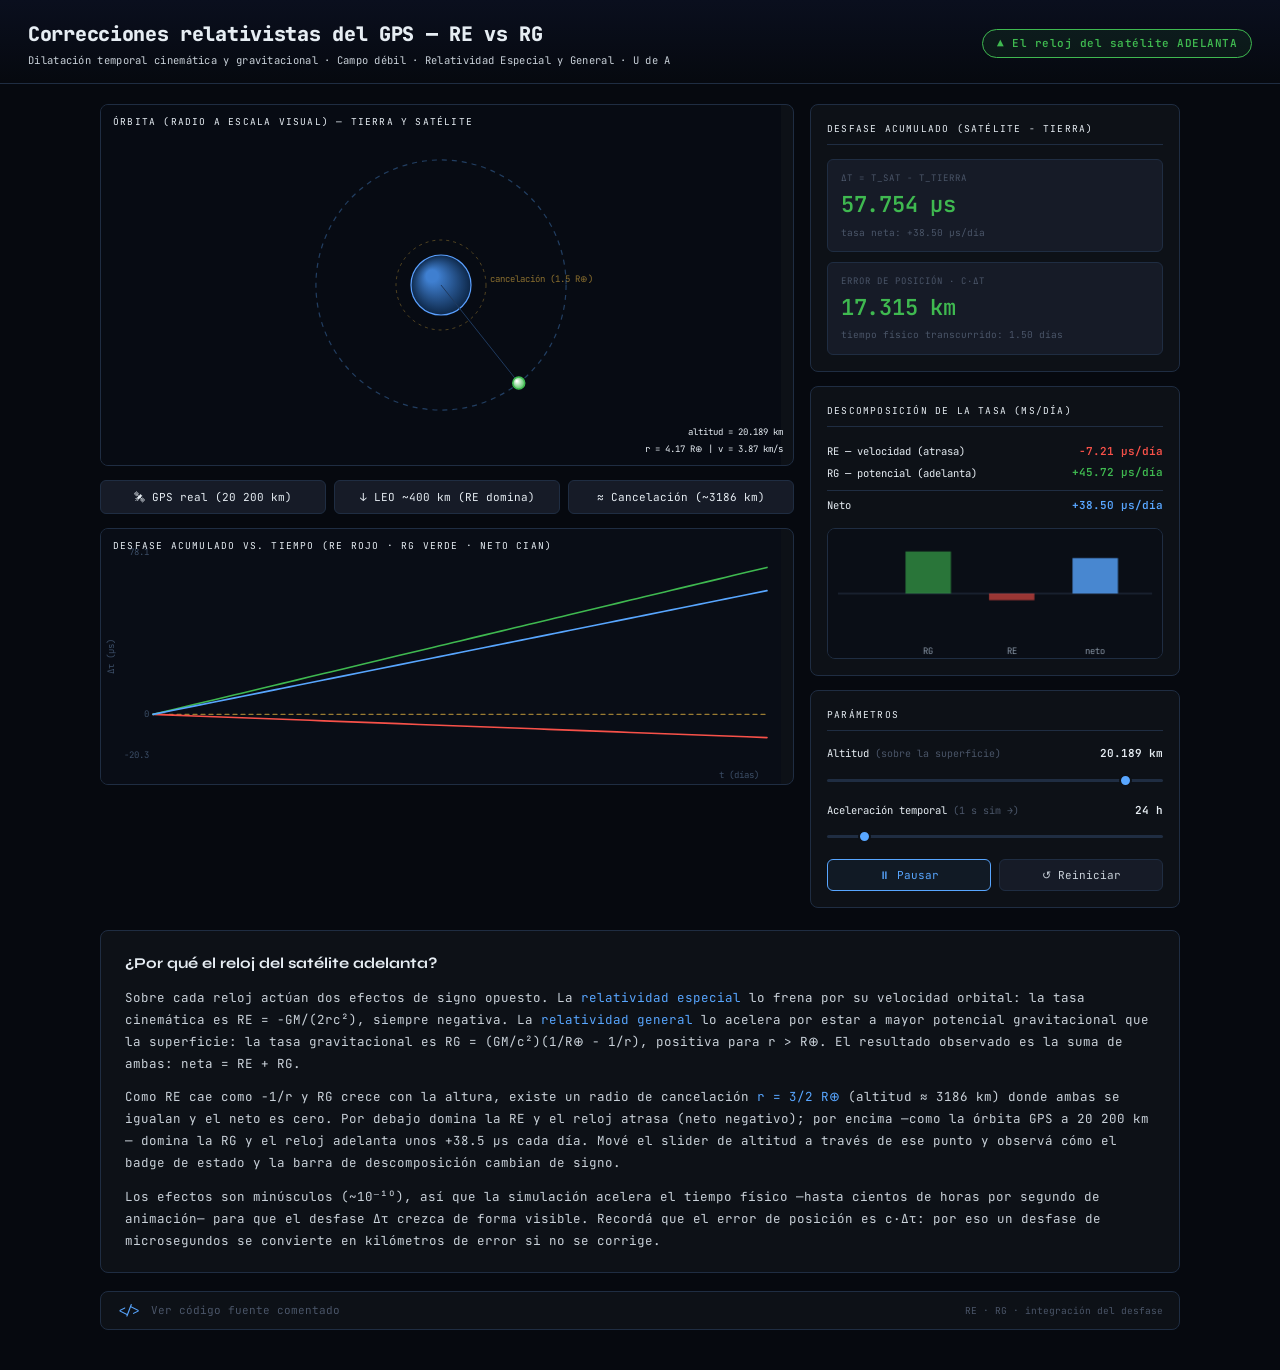
<file: udea/mt2/gps_relatividad.html>
<!DOCTYPE html>
<html lang="es">
<head>
<meta charset="UTF-8">
<meta name="viewport" content="width=device-width, initial-scale=1.0">
<title>Correcciones relativistas del GPS — RE vs RG · Relatividad Especial y General</title>
<link rel="preconnect" href="https://fonts.googleapis.com">
<link href="https://fonts.googleapis.com/css2?family=JetBrains+Mono:ital,wght@0,400;0,600;1,400&family=Syne:wght@700;800&display=swap" rel="stylesheet">
<style>
/* ══════════════════════════════════════════════════════════════
   Estilos inline — tema oscuro compartido con las demás
   simulaciones de udea/mt2/ (pendulo_adiabatico.html, tennis-racket.html),
   copiados y recortados de assets/css/sim-tennis.css para mantener
   este archivo autocontenido en un único .html.
══════════════════════════════════════════════════════════════ */

*, *::before, *::after { box-sizing: border-box; margin: 0; padding: 0; }

:root {
  --bg:      #06090f;
  --bg2:     #0d1117;
  --bg3:     #161b27;
  --border:  #1f2d42;
  --text:    #c9d1d9;
  --dim:     #4a5568;
  --cyan:    #58a6ff;
  --green:   #3fb950;
  --red:     #f85149;
  --orange:  #e3b341;
  --white:   #e6edf3;
  --r:       8px;
  --mono:    'JetBrains Mono', 'Courier New', monospace;
  --title:   'Syne', sans-serif;
}

html, body {
  background: var(--bg);
  color: var(--text);
  font-family: var(--mono);
  font-size: 13px;
  line-height: 1.6;
  min-height: 100vh;
}

/* ─── HEADER ─────────────────────────────────────────────── */
header {
  display: flex;
  align-items: center;
  justify-content: space-between;
  flex-wrap: wrap;
  gap: 10px;
  padding: 18px 28px 14px;
  border-bottom: 1px solid var(--border);
  background: linear-gradient(180deg, #0a0f1e 0%, var(--bg) 100%);
}

h1 {
  font-size: 20px;
  font-weight: 800;
  color: var(--white);
  letter-spacing: -0.3px;
}

.subtitle {
  color: var(--text);
  font-size: 10.5px;
  margin-top: 2px;
  letter-spacing: 0.3px;
}

.badge {
  padding: 5px 14px;
  border-radius: 20px;
  font-size: 11px;
  font-weight: 600;
  border: 1px solid;
  letter-spacing: 0.5px;
  transition: all 0.4s ease;
  white-space: nowrap;
}
.badge.stable   { color: var(--green);  border-color: var(--green);  background: rgba(63,185,80,0.08); }
.badge.unstable { color: var(--red);    border-color: var(--red);    background: rgba(248,81,73,0.08); }
.badge.boundary { color: var(--orange); border-color: var(--orange); background: rgba(227,179,65,0.08); }

/* ─── LAYOUT ─────────────────────────────────────────────── */
main {
  display: grid;
  grid-template-columns: 1fr 370px;
  gap: 0;
  max-width: 1120px;
  margin: 0 auto;
  padding: 20px 20px 0;
}

.canvas-col   { display: flex; flex-direction: column; gap: 14px; padding-right: 16px; }
.controls-col { display: flex; flex-direction: column; gap: 14px; }

/* ─── CANVAS WRAPPERS ────────────────────────────────────── */
.canvas-wrap {
  position: relative;
  background: var(--bg2);
  border: 1px solid var(--border);
  border-radius: var(--r);
  overflow: hidden;
}

.canvas-label {
  position: absolute;
  top: 9px; left: 12px;
  font-size: 9.5px;
  color: var(--white);
  text-transform: uppercase;
  letter-spacing: 1.2px;
  pointer-events: none;
  z-index: 2;
}

.canvas-overlay-br {
  position: absolute;
  bottom: 8px; right: 10px;
  font-size: 9px;
  color: var(--white);
  pointer-events: none;
  z-index: 2;
  text-align: right;
  line-height: 1.8;
}

canvas { display: block; max-width: 100%; height: auto; }

/* ─── PANEL / CONTROLES ──────────────────────────────────── */
.panel {
  background: var(--bg2);
  border: 1px solid var(--border);
  border-radius: var(--r);
  padding: 16px;
}

.panel-title {
  font-size: 9.5px;
  color: var(--white);
  text-transform: uppercase;
  letter-spacing: 1.2px;
  margin-bottom: 14px;
  padding-bottom: 8px;
  border-bottom: 1px solid var(--border);
}

/* ─── LECTURAS GRANDES ───────────────────────────────────── */
.readout {
  background: var(--bg3);
  border: 1px solid var(--border);
  border-radius: 6px;
  padding: 11px 13px;
  margin-bottom: 10px;
}
.readout:last-child { margin-bottom: 0; }
.readout-label {
  font-size: 9px;
  text-transform: uppercase;
  letter-spacing: 1px;
  color: var(--dim);
}
.readout-val {
  font-size: 22px;
  font-weight: 600;
  color: var(--white);
  margin-top: 2px;
  letter-spacing: -0.3px;
}
.readout-val.pos { color: var(--green); }
.readout-val.neg { color: var(--red); }
.readout-sub { font-size: 9.5px; color: var(--dim); margin-top: 2px; }

/* ─── DESCOMPOSICIÓN RE / RG ─────────────────────────────── */
.decomp-row {
  display: flex;
  justify-content: space-between;
  align-items: center;
  padding: 2px 0;
  font-size: 11px;
}
.decomp-row .lab { color: var(--white); font-size: 10.5px; }
.decomp-row .v   { font-weight: 600; }
.v.re  { color: var(--red); }
.v.gr  { color: var(--green); }
.v.net { color: var(--cyan); }

/* ─── SLIDERS ────────────────────────────────────────────── */
.param-group { margin-bottom: 13px; }

.param-row {
  display: flex;
  justify-content: space-between;
  align-items: baseline;
  margin-bottom: 5px;
}

.param-name { color: var(--white); font-size: 10.5px; }
.param-val  { color: var(--white); font-size: 11px; font-weight: 600; min-width: 60px; text-align: right; }

input[type="range"] {
  width: 100%; height: 3px;
  -webkit-appearance: none; appearance: none;
  background: var(--border);
  border-radius: 2px; outline: none; cursor: pointer;
}
input[type="range"]::-webkit-slider-thumb {
  -webkit-appearance: none;
  width: 13px; height: 13px; border-radius: 50%;
  background: var(--cyan); border: 2px solid var(--bg2);
  cursor: pointer; transition: transform 0.1s;
}
input[type="range"]:hover::-webkit-slider-thumb { transform: scale(1.25); }

/* ─── BOTONES ────────────────────────────────────────────── */
.btn-row { display: grid; grid-template-columns: 1fr 1fr; gap: 8px; margin-top: 14px; }

button {
  padding: 8px;
  border-radius: 6px;
  border: 1px solid var(--border);
  background: var(--bg3);
  color: var(--text);
  font-family: var(--mono);
  font-size: 11px;
  cursor: pointer;
  transition: all 0.15s;
}
button:hover { border-color: var(--cyan); color: var(--cyan); }
button.primary { border-color: var(--cyan); color: var(--cyan); background: rgba(88,166,255,0.06); }

/* ─── BOTONES DE PRESET ──────────────────────────────────── */
.presets-grid {
  display: grid;
  grid-template-columns: repeat(3, 1fr);
  gap: 8px;
}
.preset-btn {
  padding: 9px 6px;
  border-radius: 6px;
  border: 1px solid var(--border);
  background: var(--bg3);
  color: var(--white);
  font-family: var(--mono);
  font-size: 11px;
  cursor: pointer;
  transition: all 0.15s;
  text-align: center;
}
.preset-btn:hover { border-color: var(--cyan); color: var(--cyan); }

/* ─── NOTA EXPLICATIVA ───────────────────────────────────── */
.notes {
  max-width: 1120px;
  margin: 22px auto 0;
  padding: 0 20px;
}
.notes .panel { padding: 20px 24px; }
.notes h2 {
  font-family: var(--title);
  font-size: 15px;
  color: var(--white);
  margin-bottom: 12px;
}
.notes p {
  color: var(--text);
  font-size: 12.5px;
  line-height: 1.75;
  margin-bottom: 12px;
}
.notes p:last-child { margin-bottom: 0; }
.notes .hl { color: var(--cyan); font-style: normal; }

/* ─── CÓDIGO FUENTE ──────────────────────────────────────── */
.code-section { max-width: 1120px; margin: 18px auto 40px; padding: 0 20px; }

.code-toggle-btn {
  display: flex;
  align-items: center;
  gap: 10px;
  width: 100%;
  padding: 10px 16px;
  background: var(--bg2);
  border: 1px solid var(--border);
  border-radius: var(--r);
  color: var(--dim);
  font-family: var(--mono);
  font-size: 11px;
  cursor: pointer;
  transition: all 0.2s;
  text-align: left;
}
.code-toggle-btn:hover { border-color: var(--cyan); color: var(--text); }
.code-icon { color: var(--cyan); font-size: 13px; }

.code-container {
  display: none;
  margin-top: 8px;
  background: var(--bg2);
  border: 1px solid var(--border);
  border-radius: var(--r);
  padding: 22px;
  overflow: auto;
  max-height: 650px;
}
.code-container.open { display: block; }

pre {
  font-family: var(--mono);
  font-size: 11.5px;
  line-height: 1.75;
  color: var(--text);
  white-space: pre;
  tab-size: 2;
}

/* ─── SCROLLBAR ──────────────────────────────────────────── */
::-webkit-scrollbar { width: 6px; height: 6px; }
::-webkit-scrollbar-track { background: var(--bg); }
::-webkit-scrollbar-thumb { background: #2a3548; border-radius: 3px; }
::-webkit-scrollbar-thumb:hover { background: #3b4d66; }

/* ─── RESPONSIVE ─────────────────────────────────────────── */
@media (max-width: 900px) {
  main { grid-template-columns: 1fr; padding: 16px 16px 0; }
  .canvas-col { padding-right: 0; }
  header { padding: 16px 18px 12px; }
}
</style>
</head>
<body>

<!-- ════════════════ HEADER ════════════════ -->
<header>
  <div>
    <h1>Correcciones relativistas del GPS — RE vs RG</h1>
    <p class="subtitle">
      Dilatación temporal cinemática y gravitacional · Campo débil · Relatividad Especial y General · U de A
    </p>
  </div>
  <div id="regime-badge" class="badge stable">⟳ Calculando...</div>
</header>

<!-- ════════════════ MAIN ════════════════ -->
<main>

  <!-- ── Columna izquierda: Órbita + gráfica ── -->
  <section class="canvas-col">

    <!-- Canvas 1: Tierra + satélite -->
    <div class="canvas-wrap">
      <span class="canvas-label">Órbita (radio a escala visual) — Tierra y satélite</span>
      <div class="canvas-overlay-br" id="orbit-overlay">altitud = —</div>
      <canvas id="orbitCanvas" width="680" height="360"></canvas>
    </div>

    <!-- Presets -->
    <div class="presets-grid">
      <button class="preset-btn" onclick="setPreset('gps')">🛰 GPS real (20 200 km)</button>
      <button class="preset-btn" onclick="setPreset('leo')">↓ LEO ~400 km (RE domina)</button>
      <button class="preset-btn" onclick="setPreset('null')">≈ Cancelación (~3186 km)</button>
    </div>

    <!-- Canvas 2: Desfase acumulado vs tiempo -->
    <div class="canvas-wrap">
      <span class="canvas-label">Desfase acumulado vs. tiempo (RE rojo · RG verde · neto cian)</span>
      <canvas id="chartCanvas" width="680" height="255"></canvas>
    </div>

  </section>

  <!-- ── Columna derecha: Lecturas + controles ── -->
  <section class="controls-col">

    <!-- Lecturas grandes -->
    <div class="panel">
      <div class="panel-title">Desfase acumulado (satélite − tierra)</div>
      <div class="readout">
        <div class="readout-label">Δτ = τ_sat − τ_tierra</div>
        <div class="readout-val" id="rd-dtau">0.00 ns</div>
        <div class="readout-sub" id="rd-dtau-sub">tasa neta: — μs/día</div>
      </div>
      <div class="readout">
        <div class="readout-label">Error de posición · c·Δτ</div>
        <div class="readout-val" id="rd-poserr">0.00 m</div>
        <div class="readout-sub" id="rd-time">tiempo físico transcurrido: 0.00 días</div>
      </div>
    </div>

    <!-- Descomposición RE / RG -->
    <div class="panel">
      <div class="panel-title">Descomposición de la tasa (μs/día)</div>
      <div class="decomp-row">
        <span class="lab">RE — velocidad (atrasa)</span>
        <span class="v re" id="dc-re">—</span>
      </div>
      <div class="decomp-row">
        <span class="lab">RG — potencial (adelanta)</span>
        <span class="v gr" id="dc-gr">—</span>
      </div>
      <div class="decomp-row" style="border-top:1px solid var(--border); margin-top:6px; padding-top:6px;">
        <span class="lab">Neto</span>
        <span class="v net" id="dc-net">—</span>
      </div>
      <div class="canvas-wrap" style="margin-top:12px;">
        <canvas id="barCanvas" width="338" height="130"></canvas>
      </div>
    </div>

    <!-- Parámetros -->
    <div class="panel">
      <div class="panel-title">Parámetros</div>

      <!-- Altitud (radio orbital) -->
      <div class="param-group">
        <div class="param-row">
          <span class="param-name">Altitud <span style="color:var(--dim);font-size:10px">(sobre la superficie)</span></span>
          <span class="param-val" id="val-alt">20 200 km</span>
        </div>
        <input type="range" id="sl-alt" min="0" max="1000" step="1" value="500"
               aria-label="Altitud orbital sobre la superficie terrestre">
      </div>

      <!-- Aceleración temporal -->
      <div class="param-group">
        <div class="param-row">
          <span class="param-name">Aceleración temporal <span style="color:var(--dim);font-size:10px">(1 s sim →)</span></span>
          <span class="param-val" id="val-accel">24 h</span>
        </div>
        <input type="range" id="sl-accel" min="1" max="240" step="1" value="24"
               aria-label="Aceleración temporal: horas reales por segundo de simulación">
      </div>

      <!-- Botones -->
      <div class="btn-row">
        <button id="btn-play" class="primary" onclick="togglePlay()" aria-label="Pausar o reanudar la simulación">⏸ Pausar</button>
        <button onclick="resetSim()" aria-label="Reiniciar el desfase acumulado">↺ Reiniciar</button>
      </div>
    </div>

  </section>
</main>

<!-- ════════════════ TEXTO EXPLICATIVO ════════════════ -->
<section class="notes">
  <div class="panel">
    <h2>¿Por qué el reloj del satélite adelanta?</h2>
    <p>
      Sobre cada reloj actúan dos efectos de signo opuesto. La <span class="hl">relatividad
      especial</span> lo frena por su velocidad orbital: la tasa cinemática es
      RE = −GM/(2rc²), siempre negativa. La <span class="hl">relatividad general</span> lo
      acelera por estar a mayor potencial gravitacional que la superficie: la tasa
      gravitacional es RG = (GM/c²)(1/R⊕ − 1/r), positiva para r &gt; R⊕. El resultado
      observado es la suma de ambas: neta = RE + RG.
    </p>
    <p>
      Como RE cae como −1/r y RG crece con la altura, existe un radio de cancelación
      <span class="hl">r = 3/2 R⊕</span> (altitud ≈ 3186 km) donde ambas se igualan y el
      neto es cero. Por debajo domina la RE y el reloj atrasa (neto negativo); por encima
      —como la órbita GPS a 20 200 km— domina la RG y el reloj adelanta unos +38.5 μs cada
      día. Mové el slider de altitud a través de ese punto y observá cómo el badge de
      estado y la barra de descomposición cambian de signo.
    </p>
    <p>
      Los efectos son minúsculos (∼10⁻¹⁰), así que la simulación acelera el tiempo físico
      —hasta cientos de horas por segundo de animación— para que el desfase Δτ crezca de
      forma visible. Recordá que el error de posición es c·Δτ: por eso un desfase de
      microsegundos se convierte en kilómetros de error si no se corrige.
    </p>
  </div>
</section>

<!-- ════════════════ CÓDIGO ════════════════ -->
<div class="code-section">
  <button class="code-toggle-btn" onclick="toggleCode()">
    <span class="code-icon">&lt;/&gt;</span>
    <span id="code-btn-label">Ver código fuente comentado</span>
    <span style="margin-left:auto;font-size:9.5px;color:var(--dim);">RE · RG · integración del desfase</span>
  </button>
  <div class="code-container" id="code-container">
    <pre id="code-display">// Haz clic para cargar el código...</pre>
  </div>
</div>

<!-- ════════════════════════════════════════════════════════════
     JAVASCRIPT — FÍSICA + INTEGRACIÓN + DIBUJO + UI
════════════════════════════════════════════════════════════ -->
<script>
// ================================================================
//  CORRECCIONES RELATIVISTAS DEL GPS
//  Jhoan · Relatividad Especial y General · Universidad de Antioquia · 2026
//
//  Tasas de marcha (fracción adimensional dτ/dt − 1) de un reloj en
//  órbita circular de radio r respecto a un reloj en la superficie:
//
//    RE (velocidad)  =  -GM / (2 r c²)                 (negativa, atrasa)
//    RG (potencial)  =  (GM/c²) (1/R⊕ - 1/r)           (positiva, adelanta)
//    neta            =  RE + RG
//
//  Desfase acumulado en un intervalo real dt_real (s):
//    dTau += neta(r) * dt_real          (τ_sat − τ_tierra)
//  Error de posición asociado:
//    posErr = c * dTau
//  Radio de cancelación (RE = RG):
//    r_null = (3/2) R⊕
// ================================================================

// ─────────────────────────────────────
//  CONSTANTES FÍSICAS FIJAS
// ─────────────────────────────────────
const GM = 3.986e14;   // m³/s²  (parámetro gravitacional terrestre)
const c  = 2.998e8;    // m/s    (velocidad de la luz)
const Re = 6.371e6;    // m      (radio terrestre)
const SECONDS_PER_DAY = 86400;

const R_NULL = 1.5 * Re;          // radio de cancelación RE = RG
const R_GPS  = 2.656e7;           // órbita GPS (altitud ≈ 20 200 km)

// Rango del slider de altitud → radio orbital
const R_MIN = Re + 200e3;         // altitud mínima 200 km
const R_MAX = 4.5 * Re;           // ~22 300 km (cubre la órbita GPS)

// ─────────────────────────────────────
//  ESTADO REACTIVO (parámetros en vivo)
// ─────────────────────────────────────
let r          = R_GPS;   // radio orbital actual (m)
let accelHours = 24;      // horas físicas por segundo de simulación

// ─────────────────────────────────────
//  ESTADO DINÁMICO (acumuladores)
// ─────────────────────────────────────
let simTime = 0;   // tiempo físico transcurrido (s)
let dTauSR  = 0;   // desfase acumulado por RE (s, negativo)
let dTauGR  = 0;   // desfase acumulado por RG (s, positivo)
let dTau    = 0;   // desfase neto = dTauSR + dTauGR (s)

let satAngle = 0;  // ángulo del satélite en el dibujo (solo visual)
let running  = true;
let animId   = null;
let lastTs   = null;

// ─────────────────────────────────────
//  HISTORIA para la gráfica (buffer)
// ─────────────────────────────────────
const MAX_PTS = 1600;
let chartBuf = [];  // [{tDays, srUs, grUs, netUs}]

// ================================================================
//  FÍSICA — LAS TRES TASAS (fracción adimensional dτ/dt − 1)
// ================================================================

function rateSR(rr) { return -0.5 * (GM / rr) / (c * c); }        // velocidad (atrasa)
function rateGR(rr) { return (GM / (c * c)) * (1 / Re - 1 / rr); } // potencial (adelanta)
function rateNet(rr) { return rateSR(rr) + rateGR(rr); }

// Velocidad orbital circular (para las lecturas)
function vOrbit(rr) { return Math.sqrt(GM / rr); }

// ================================================================
//  SLIDER DE ALTITUD  ↔  RADIO ORBITAL (mapeo lineal en r)
// ================================================================

function radiusFromSlider(pos) { return R_MIN + (R_MAX - R_MIN) * (pos / 1000); }
function sliderFromRadius(rr)  { return Math.round(1000 * (rr - R_MIN) / (R_MAX - R_MIN)); }

// ================================================================
//  CANVAS — REFERENCIAS
// ================================================================

const orbitCanvas = document.getElementById('orbitCanvas');
const ctxOrbit = orbitCanvas.getContext('2d');
const chartCanvas = document.getElementById('chartCanvas');
const ctxChart = chartCanvas.getContext('2d');
const barCanvas = document.getElementById('barCanvas');
const ctxBar = barCanvas.getContext('2d');

// ================================================================
//  RENDER — CANVAS 1: TIERRA + SATÉLITE
// ================================================================

function drawOrbit() {
  const W = orbitCanvas.width, H = orbitCanvas.height;
  ctxOrbit.clearRect(0, 0, W, H);
  ctxOrbit.fillStyle = '#070b13'; ctxOrbit.fillRect(0, 0, W, H);

  const cx = W / 2, cy = H / 2;
  const pxPerRe = 30;                 // 30 px por radio terrestre (escala visual)
  const earthR  = pxPerRe;            // radio de la Tierra en px
  const orbitPx = pxPerRe * (r / Re); // radio orbital en px
  const nullPx  = pxPerRe * (R_NULL / Re);

  // Círculo de cancelación (referencia naranja punteada)
  ctxOrbit.strokeStyle = '#e3b34155'; ctxOrbit.lineWidth = 1; ctxOrbit.setLineDash([3, 4]);
  ctxOrbit.beginPath(); ctxOrbit.arc(cx, cy, nullPx, 0, 2 * Math.PI); ctxOrbit.stroke();
  ctxOrbit.setLineDash([]);
  ctxOrbit.fillStyle = '#e3b34199'; ctxOrbit.font = '9px JetBrains Mono, monospace';
  ctxOrbit.textAlign = 'left';
  ctxOrbit.fillText('cancelación (1.5 R⊕)', cx + nullPx + 4, cy - 3);

  // Órbita actual (cian punteada)
  ctxOrbit.strokeStyle = '#58a6ff55'; ctxOrbit.lineWidth = 1.2; ctxOrbit.setLineDash([5, 5]);
  ctxOrbit.beginPath(); ctxOrbit.arc(cx, cy, orbitPx, 0, 2 * Math.PI); ctxOrbit.stroke();
  ctxOrbit.setLineDash([]);

  // Tierra (gradiente radial)
  const gEarth = ctxOrbit.createRadialGradient(cx - earthR * 0.3, cy - earthR * 0.3, earthR * 0.2, cx, cy, earthR);
  gEarth.addColorStop(0, '#3f7fd0');
  gEarth.addColorStop(1, '#0d2748');
  ctxOrbit.beginPath(); ctxOrbit.arc(cx, cy, earthR, 0, 2 * Math.PI);
  ctxOrbit.fillStyle = gEarth; ctxOrbit.fill();
  ctxOrbit.strokeStyle = '#5aa0ff'; ctxOrbit.lineWidth = 1.2; ctxOrbit.stroke();

  // Satélite
  const sx = cx + orbitPx * Math.cos(satAngle);
  const sy = cy + orbitPx * Math.sin(satAngle);

  // Línea de visión Tierra → satélite
  ctxOrbit.strokeStyle = '#1f3a5f'; ctxOrbit.lineWidth = 1;
  ctxOrbit.beginPath(); ctxOrbit.moveTo(cx, cy); ctxOrbit.lineTo(sx, sy); ctxOrbit.stroke();

  // Color del satélite según el signo del neto (verde adelanta, rojo atrasa)
  const netDayUs = rateNet(r) * SECONDS_PER_DAY * 1e6;
  const satColor = netDayUs > 1 ? '#3fb950' : (netDayUs < -1 ? '#f85149' : '#e3b341');
  const gSat = ctxOrbit.createRadialGradient(sx - 2, sy - 2, 0.5, sx, sy, 7);
  gSat.addColorStop(0, '#ffffff');
  gSat.addColorStop(1, satColor);
  ctxOrbit.beginPath(); ctxOrbit.arc(sx, sy, 6, 0, 2 * Math.PI);
  ctxOrbit.fillStyle = gSat; ctxOrbit.fill();
  ctxOrbit.strokeStyle = satColor; ctxOrbit.lineWidth = 1.5; ctxOrbit.stroke();

  // Etiqueta de altitud en el overlay
  const altKm = (r - Re) / 1000;
  document.getElementById('orbit-overlay').innerHTML =
    `altitud = ${altKm.toLocaleString('es', { maximumFractionDigits: 0 })} km` +
    `<br>r = ${(r / Re).toFixed(2)} R⊕  |  v = ${(vOrbit(r) / 1000).toFixed(2)} km/s`;
}

// ================================================================
//  RENDER — CANVAS 2: DESFASE ACUMULADO vs TIEMPO
// ================================================================

function drawChart() {
  const W = chartCanvas.width, H = chartCanvas.height;
  ctxChart.clearRect(0, 0, W, H);
  ctxChart.fillStyle = '#090d16'; ctxChart.fillRect(0, 0, W, H);

  const pad = { t: 18, b: 26, l: 52, r: 14 };
  const n = chartBuf.length;
  if (n < 2) return;

  const tMax = chartBuf[n - 1].tDays || 1;

  // Rango vertical: cubre las tres series y el cero
  let yMin = 0, yMax = 0;
  chartBuf.forEach(p => {
    yMin = Math.min(yMin, p.srUs, p.grUs, p.netUs);
    yMax = Math.max(yMax, p.srUs, p.grUs, p.netUs);
  });
  const margin = Math.max(0.01, (yMax - yMin) * 0.12);
  yMin -= margin; yMax += margin;
  const yRange = (yMax - yMin) || 1;

  const toX = tv => pad.l + (tv / tMax) * (W - pad.l - pad.r);
  const toY = yv => pad.t + (1 - (yv - yMin) / yRange) * (H - pad.t - pad.b);

  // Línea de referencia en 0 (naranja punteada)
  ctxChart.strokeStyle = '#e3b341aa'; ctxChart.lineWidth = 1.2; ctxChart.setLineDash([4, 4]);
  ctxChart.beginPath(); ctxChart.moveTo(pad.l, toY(0)); ctxChart.lineTo(W - pad.r, toY(0)); ctxChart.stroke();
  ctxChart.setLineDash([]);

  // Etiquetas de ejes
  ctxChart.fillStyle = '#3b4d66'; ctxChart.font = '9px JetBrains Mono, monospace';
  ctxChart.textAlign = 'right';
  ctxChart.fillText(yMax.toFixed(1), pad.l - 4, pad.t + 8);
  ctxChart.fillText('0', pad.l - 4, toY(0) + 3);
  ctxChart.fillText(yMin.toFixed(1), pad.l - 4, H - pad.b);
  ctxChart.textAlign = 'left'; ctxChart.fillText('t (días)', W - pad.r - 48, H - 6);
  ctxChart.save(); ctxChart.translate(13, H / 2); ctxChart.rotate(-Math.PI / 2);
  ctxChart.textAlign = 'center'; ctxChart.fillText('Δτ (μs)', 0, 0); ctxChart.restore();

  // Traza una serie
  function plot(key, color) {
    ctxChart.strokeStyle = color; ctxChart.lineWidth = 1.6; ctxChart.lineCap = 'round';
    ctxChart.beginPath();
    chartBuf.forEach((p, i) => {
      const x = toX(p.tDays), y = toY(p[key]);
      i === 0 ? ctxChart.moveTo(x, y) : ctxChart.lineTo(x, y);
    });
    ctxChart.stroke();
  }
  plot('srUs',  '#f85149');  // RE — rojo
  plot('grUs',  '#3fb950');  // RG — verde
  plot('netUs', '#58a6ff');  // neto — cian
}

// ================================================================
//  RENDER — BARRA DE DESCOMPOSICIÓN (RG arriba, RE abajo)
// ================================================================

function drawBar() {
  const W = barCanvas.width, H = barCanvas.height;
  ctxBar.clearRect(0, 0, W, H);
  ctxBar.fillStyle = '#0a0e16'; ctxBar.fillRect(0, 0, W, H);

  const mid = H / 2;
  const re  = rateSR(r) * SECONDS_PER_DAY * 1e6;   // μs/día (negativo)
  const gr  = rateGR(r) * SECONDS_PER_DAY * 1e6;   // μs/día (positivo)
  const net = re + gr;

  // Escala fija basada en el máximo del rango (órbita alta ≈ +50 μs/día)
  const scale = (mid - 14) / 55;

  // Línea cero
  ctxBar.strokeStyle = '#263347'; ctxBar.lineWidth = 1;
  ctxBar.beginPath(); ctxBar.moveTo(10, mid); ctxBar.lineTo(W - 10, mid); ctxBar.stroke();

  const barW = 46;
  const xRG = W * 0.30, xRE = W * 0.55, xNet = W * 0.80;

  // RG (verde, hacia arriba)
  ctxBar.fillStyle = '#3fb95099';
  ctxBar.fillRect(xRG - barW / 2, mid - gr * scale, barW, gr * scale);
  // RE (rojo, hacia abajo — re es negativo, así que -re*scale va hacia abajo)
  ctxBar.fillStyle = '#f8514999';
  ctxBar.fillRect(xRE - barW / 2, mid, barW, -re * scale);
  // Neto (cian, arriba o abajo según signo)
  ctxBar.fillStyle = '#58a6ffcc';
  ctxBar.fillRect(xNet - barW / 2, mid - Math.max(0, net * scale), barW, Math.abs(net * scale));

  // Etiquetas
  ctxBar.fillStyle = '#8b98a8'; ctxBar.font = '9px JetBrains Mono, monospace'; ctxBar.textAlign = 'center';
  ctxBar.fillText('RG', xRG, H - 4);
  ctxBar.fillText('RE', xRE, H - 4);
  ctxBar.fillText('neto', xNet, H - 4);
}

// ================================================================
//  LECTURAS NUMÉRICAS Y BADGE DE ESTADO
// ================================================================

function fmtTau(seconds) {
  const a = Math.abs(seconds);
  if (a < 1e-6) return (seconds * 1e9).toFixed(2) + ' ns';
  if (a < 1e-3) return (seconds * 1e6).toFixed(3) + ' μs';
  return (seconds * 1e3).toFixed(3) + ' ms';
}

function fmtDist(meters) {
  const a = Math.abs(meters);
  if (a < 1000) return meters.toFixed(2) + ' m';
  return (meters / 1000).toFixed(3) + ' km';
}

function updateDisplays() {
  const reDay  = rateSR(r) * SECONDS_PER_DAY * 1e6;   // μs/día
  const grDay  = rateGR(r) * SECONDS_PER_DAY * 1e6;
  const netDay = reDay + grDay;

  // Descomposición
  document.getElementById('dc-re').textContent  = reDay.toFixed(2)  + ' μs/día';
  document.getElementById('dc-gr').textContent  = '+' + grDay.toFixed(2) + ' μs/día';
  document.getElementById('dc-net').textContent = (netDay >= 0 ? '+' : '') + netDay.toFixed(2) + ' μs/día';

  // Lecturas grandes acumuladas
  const rdDtau = document.getElementById('rd-dtau');
  rdDtau.textContent = fmtTau(dTau);
  rdDtau.className = 'readout-val ' + (dTau > 0 ? 'pos' : (dTau < 0 ? 'neg' : ''));
  document.getElementById('rd-dtau-sub').textContent =
    'tasa neta: ' + (netDay >= 0 ? '+' : '') + netDay.toFixed(2) + ' μs/día';

  const posErr = c * dTau;
  const rdPos = document.getElementById('rd-poserr');
  rdPos.textContent = fmtDist(posErr);
  rdPos.className = 'readout-val ' + (dTau > 0 ? 'pos' : (dTau < 0 ? 'neg' : ''));

  document.getElementById('rd-time').textContent =
    'tiempo físico transcurrido: ' + (simTime / SECONDS_PER_DAY).toFixed(2) + ' días';

  // Badge de estado según el signo del neto
  const badge = document.getElementById('regime-badge');
  if (netDay > 1) {
    badge.textContent = '▲ El reloj del satélite ADELANTA';
    badge.className = 'badge stable';
  } else if (netDay < -1) {
    badge.textContent = '▼ El reloj del satélite ATRASA';
    badge.className = 'badge unstable';
  } else {
    badge.textContent = '≈ Altura de cancelación (neto ≈ 0)';
    badge.className = 'badge boundary';
  }
}

// ================================================================
//  BUCLE DE ANIMACIÓN
// ================================================================

function step(ts) {
  if (!running) return;

  // Tiempo real de pared entre cuadros (s), acotado para evitar saltos
  if (lastTs === null) lastTs = ts;
  let dtWall = (ts - lastTs) / 1000;
  lastTs = ts;
  if (dtWall > 0.05) dtWall = 0.05;

  // Tiempo físico integrado en este cuadro
  const dtReal = dtWall * accelHours * 3600;
  simTime += dtReal;

  // Integración del desfase (cada componente por separado)
  dTauSR += rateSR(r) * dtReal;
  dTauGR += rateGR(r) * dtReal;
  dTau    = dTauSR + dTauGR;

  // Avance visual del satélite (velocidad angular decorativa: órbitas bajas más rápidas)
  satAngle += dtWall * 0.6 * Math.pow(R_GPS / r, 1.5);

  // Registro para la gráfica
  chartBuf.push({
    tDays: simTime / SECONDS_PER_DAY,
    srUs:  dTauSR * 1e6,
    grUs:  dTauGR * 1e6,
    netUs: dTau   * 1e6,
  });
  if (chartBuf.length > MAX_PTS) chartBuf.shift();

  drawOrbit();
  drawChart();
  drawBar();
  updateDisplays();

  animId = requestAnimationFrame(step);
}

// ================================================================
//  RESET Y PRESETS
// ================================================================

/** Reinicia solo los acumuladores (mantiene r y la aceleración). */
function resetAccumulators() {
  simTime = 0;
  dTauSR = dTauGR = dTau = 0;
  chartBuf.length = 0;
  lastTs = null;
}

function resetSim() {
  resetAccumulators();
  drawOrbit(); drawChart(); drawBar(); updateDisplays();
}

const PRESETS = {
  gps:  R_GPS,        // órbita GPS
  leo:  Re + 400e3,   // LEO ~400 km
  null: R_NULL,       // altura de cancelación
};

function setPreset(name) {
  r = PRESETS[name];
  document.getElementById('sl-alt').value = sliderFromRadius(r);
  updateAltLabel();
  resetSim();
}

// ================================================================
//  SLIDERS — WIRING
// ================================================================

function updateAltLabel() {
  const altKm = (r - Re) / 1000;
  document.getElementById('val-alt').textContent =
    altKm.toLocaleString('es', { maximumFractionDigits: 0 }) + ' km';
}

function setupSliders() {
  // Altitud → radio orbital: cambia las tasas y reinicia el desfase para
  // que la gráfica refleje la pendiente correcta del nuevo radio.
  document.getElementById('sl-alt').addEventListener('input', function() {
    r = radiusFromSlider(parseInt(this.value, 10));
    updateAltLabel();
    resetSim();
  });

  // Aceleración temporal: solo cambia el ritmo de integración, no reinicia.
  document.getElementById('sl-accel').addEventListener('input', function() {
    accelHours = parseInt(this.value, 10);
    document.getElementById('val-accel').textContent = accelHours + ' h';
  });

  // Posición inicial del slider de altitud (preset GPS)
  document.getElementById('sl-alt').value = sliderFromRadius(r);
  updateAltLabel();
}

// ================================================================
//  CONTROLES GENERALES
// ================================================================

function togglePlay() {
  running = !running;
  const btn = document.getElementById('btn-play');
  if (running) {
    btn.textContent = '⏸ Pausar';
    btn.className = 'primary';
    lastTs = null;
    animId = requestAnimationFrame(step);
  } else {
    btn.textContent = '▶ Reanudar';
    btn.className = '';
    cancelAnimationFrame(animId);
  }
}

// ================================================================
//  CÓDIGO FUENTE TOGGLE
// ================================================================

let codeLoaded = false;

function toggleCode() {
  const container = document.getElementById('code-container');
  const label = document.getElementById('code-btn-label');
  const isOpen = container.classList.toggle('open');
  label.textContent = isOpen ? 'Ocultar código fuente' : 'Ver código fuente comentado';
  if (isOpen && !codeLoaded) {
    document.getElementById('code-display').textContent = document.documentElement.outerHTML;
    codeLoaded = true;
  }
}

// ================================================================
//  INICIALIZACIÓN
// ================================================================

setupSliders();
resetSim();
requestAnimationFrame(step);

</script>
</body>
</html>
</file>
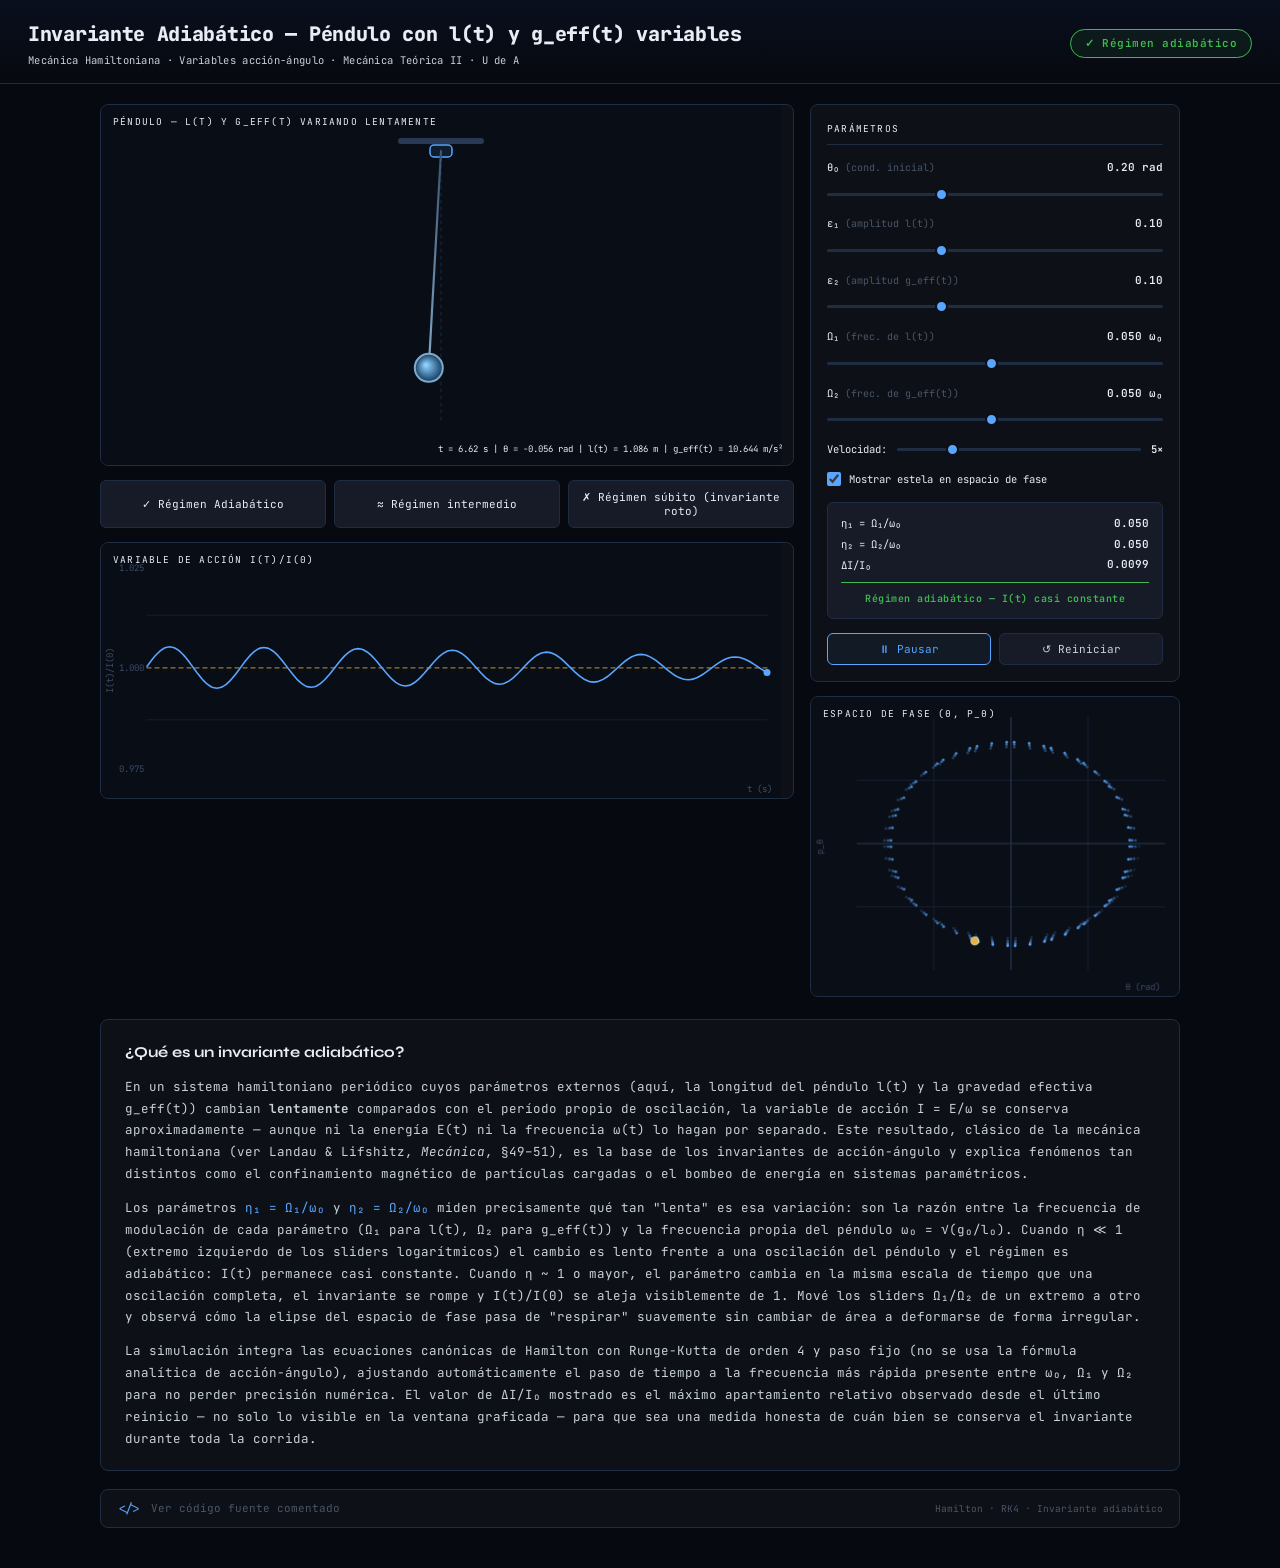
<file: udea/mt2/pendulo_adiabatico.html>
<!DOCTYPE html>
<html lang="es">
<head>
<meta charset="UTF-8">
<meta name="viewport" content="width=device-width, initial-scale=1.0">
<title>Invariante Adiabático — Péndulo con l(t), g_eff(t) variables · Mecánica Teórica II</title>
<link rel="preconnect" href="https://fonts.googleapis.com">
<link href="https://fonts.googleapis.com/css2?family=JetBrains+Mono:ital,wght@0,400;0,600;1,400&family=Syne:wght@700;800&display=swap" rel="stylesheet">
<style>
/* ══════════════════════════════════════════════════════════════
   Estilos inline — tema oscuro compartido con las demás
   simulaciones de udea/mt2/ (tennis-racket.html, tema1-osciladores.html),
   copiados y recortados de assets/css/sim-tennis.css para mantener
   este archivo autocontenido en un único .html.
══════════════════════════════════════════════════════════════ */

*, *::before, *::after { box-sizing: border-box; margin: 0; padding: 0; }

:root {
  --bg:      #06090f;
  --bg2:     #0d1117;
  --bg3:     #161b27;
  --border:  #1f2d42;
  --text:    #c9d1d9;
  --dim:     #4a5568;
  --cyan:    #58a6ff;
  --green:   #3fb950;
  --red:     #f85149;
  --orange:  #e3b341;
  --white:   #e6edf3;
  --r:       8px;
  --mono:    'JetBrains Mono', 'Courier New', monospace;
  --title:   'Syne', sans-serif;
}

html, body {
  background: var(--bg);
  color: var(--text);
  font-family: var(--mono);
  font-size: 13px;
  line-height: 1.6;
  min-height: 100vh;
}

/* ─── HEADER ─────────────────────────────────────────────── */
header {
  display: flex;
  align-items: center;
  justify-content: space-between;
  flex-wrap: wrap;
  gap: 10px;
  padding: 18px 28px 14px;
  border-bottom: 1px solid var(--border);
  background: linear-gradient(180deg, #0a0f1e 0%, var(--bg) 100%);
}

h1 {
  font-size: 20px;
  font-weight: 800;
  color: var(--white);
  letter-spacing: -0.3px;
}

.subtitle {
  color: var(--text);
  font-size: 10.5px;
  margin-top: 2px;
  letter-spacing: 0.3px;
}

.badge {
  padding: 5px 14px;
  border-radius: 20px;
  font-size: 11px;
  font-weight: 600;
  border: 1px solid;
  letter-spacing: 0.5px;
  transition: all 0.4s ease;
  white-space: nowrap;
}
.badge.stable   { color: var(--green);  border-color: var(--green);  background: rgba(63,185,80,0.08); }
.badge.unstable { color: var(--red);    border-color: var(--red);    background: rgba(248,81,73,0.08); }
.badge.boundary { color: var(--orange); border-color: var(--orange); background: rgba(227,179,65,0.08); }

/* ─── LAYOUT ─────────────────────────────────────────────── */
main {
  display: grid;
  grid-template-columns: 1fr 370px;
  gap: 0;
  max-width: 1120px;
  margin: 0 auto;
  padding: 20px 20px 0;
}

.canvas-col   { display: flex; flex-direction: column; gap: 14px; padding-right: 16px; }
.controls-col { display: flex; flex-direction: column; gap: 14px; }

/* ─── CANVAS WRAPPERS ────────────────────────────────────── */
.canvas-wrap {
  position: relative;
  background: var(--bg2);
  border: 1px solid var(--border);
  border-radius: var(--r);
  overflow: hidden;
}

.canvas-label {
  position: absolute;
  top: 9px; left: 12px;
  font-size: 9.5px;
  color: var(--white);
  text-transform: uppercase;
  letter-spacing: 1.2px;
  pointer-events: none;
  z-index: 2;
}

.canvas-overlay-br {
  position: absolute;
  bottom: 8px; right: 10px;
  font-size: 9px;
  color: var(--white);
  pointer-events: none;
  z-index: 2;
  text-align: right;
  line-height: 1.8;
}

canvas { display: block; max-width: 100%; height: auto; }

/* ─── PANEL / CONTROLES ──────────────────────────────────── */
.panel {
  background: var(--bg2);
  border: 1px solid var(--border);
  border-radius: var(--r);
  padding: 16px;
}

.panel-title {
  font-size: 9.5px;
  color: var(--white);
  text-transform: uppercase;
  letter-spacing: 1.2px;
  margin-bottom: 14px;
  padding-bottom: 8px;
  border-bottom: 1px solid var(--border);
}

/* ─── SLIDERS ────────────────────────────────────────────── */
.param-group { margin-bottom: 13px; }

.param-row {
  display: flex;
  justify-content: space-between;
  align-items: baseline;
  margin-bottom: 5px;
}

.param-name { color: var(--white); font-size: 10.5px; }
.param-val  { color: var(--white); font-size: 11px; font-weight: 600; min-width: 60px; text-align: right; }

input[type="range"] {
  width: 100%; height: 3px;
  -webkit-appearance: none; appearance: none;
  background: var(--border);
  border-radius: 2px; outline: none; cursor: pointer;
}
input[type="range"]::-webkit-slider-thumb {
  -webkit-appearance: none;
  width: 13px; height: 13px; border-radius: 50%;
  background: var(--cyan); border: 2px solid var(--bg2);
  cursor: pointer; transition: transform 0.1s;
}
input[type="range"]:hover::-webkit-slider-thumb { transform: scale(1.25); }

/* ─── ESTELA (checkbox) ──────────────────────────────────── */
.trail-row {
  display: flex;
  align-items: center;
  gap: 8px;
  margin-top: 4px;
  margin-bottom: 13px;
  font-size: 10.5px;
  color: var(--white);
}
.trail-row input[type="checkbox"] {
  accent-color: var(--cyan);
  width: 14px; height: 14px; cursor: pointer;
}

/* ─── CONDITION BOX ──────────────────────────────────────── */
.condition-box {
  margin-top: 14px;
  padding: 11px 13px;
  background: var(--bg3);
  border-radius: 6px;
  border: 1px solid var(--border);
}

.cond-row {
  display: flex;
  justify-content: space-between;
  align-items: center;
  padding: 1.5px 0;
  font-size: 11px;
}
.cond-label { color: var(--white); font-size: 10.5px; }
.cond-val   { color: var(--white); font-weight: 600; }

.verdict-row {
  display: flex;
  justify-content: center;
  align-items: center;
  padding-top: 8px;
  margin-top: 7px;
  border-top: 1px solid var(--border);
  font-size: 10px;
  font-weight: 600;
  letter-spacing: 0.5px;
  transition: color 0.3s;
}

/* ─── BOTONES ────────────────────────────────────────────── */
.btn-row { display: grid; grid-template-columns: 1fr 1fr; gap: 8px; margin-top: 14px; }

button {
  padding: 8px;
  border-radius: 6px;
  border: 1px solid var(--border);
  background: var(--bg3);
  color: var(--text);
  font-family: var(--mono);
  font-size: 11px;
  cursor: pointer;
  transition: all 0.15s;
}
button:hover { border-color: var(--cyan); color: var(--cyan); }
button.primary { border-color: var(--cyan); color: var(--cyan); background: rgba(88,166,255,0.06); }

/* ─── BOTONES DE RÉGIMEN (PRESETS) ───────────────────────── */
.presets-grid {
  display: grid;
  grid-template-columns: repeat(3, 1fr);
  gap: 8px;
}
.preset-btn {
  padding: 9px 6px;
  border-radius: 6px;
  border: 1px solid var(--border);
  background: var(--bg3);
  color: var(--white);
  font-family: var(--mono);
  font-size: 11px;
  cursor: pointer;
  transition: all 0.15s;
  text-align: center;
}
.preset-btn:hover { border-color: var(--cyan); color: var(--cyan); }

/* ─── VELOCIDAD DE SIMULACIÓN ────────────────────────────── */
.speed-row {
  display: flex;
  align-items: center;
  gap: 10px;
  margin-top: 4px;
  margin-bottom: 13px;
  font-size: 10.5px;
  color: var(--white);
}
.speed-row input { flex: 1; }

/* ─── NOTA EXPLICATIVA ───────────────────────────────────── */
.notes {
  max-width: 1120px;
  margin: 22px auto 0;
  padding: 0 20px;
}
.notes .panel { padding: 20px 24px; }
.notes h2 {
  font-family: var(--title);
  font-size: 15px;
  color: var(--white);
  margin-bottom: 12px;
}
.notes p {
  color: var(--text);
  font-size: 12.5px;
  line-height: 1.75;
  margin-bottom: 12px;
}
.notes p:last-child { margin-bottom: 0; }
.notes .eta { color: var(--cyan); font-style: normal; }

/* ─── CÓDIGO FUENTE ──────────────────────────────────────── */
.code-section { max-width: 1120px; margin: 18px auto 40px; padding: 0 20px; }

.code-toggle-btn {
  display: flex;
  align-items: center;
  gap: 10px;
  width: 100%;
  padding: 10px 16px;
  background: var(--bg2);
  border: 1px solid var(--border);
  border-radius: var(--r);
  color: var(--dim);
  font-family: var(--mono);
  font-size: 11px;
  cursor: pointer;
  transition: all 0.2s;
  text-align: left;
}
.code-toggle-btn:hover { border-color: var(--cyan); color: var(--text); }
.code-icon { color: var(--cyan); font-size: 13px; }

.code-container {
  display: none;
  margin-top: 8px;
  background: var(--bg2);
  border: 1px solid var(--border);
  border-radius: var(--r);
  padding: 22px;
  overflow: auto;
  max-height: 650px;
}
.code-container.open { display: block; }

pre {
  font-family: var(--mono);
  font-size: 11.5px;
  line-height: 1.75;
  color: var(--text);
  white-space: pre;
  tab-size: 2;
}

/* ─── SCROLLBAR ──────────────────────────────────────────── */
::-webkit-scrollbar { width: 6px; height: 6px; }
::-webkit-scrollbar-track { background: var(--bg); }
::-webkit-scrollbar-thumb { background: #2a3548; border-radius: 3px; }
::-webkit-scrollbar-thumb:hover { background: #3b4d66; }

/* ─── RESPONSIVE ─────────────────────────────────────────── */
@media (max-width: 900px) {
  main { grid-template-columns: 1fr; padding: 16px 16px 0; }
  .canvas-col { padding-right: 0; }
  header { padding: 16px 18px 12px; }
}
</style>
</head>
<body>

<!-- ════════════════ HEADER ════════════════ -->
<header>
  <div>
    <h1>Invariante Adiabático — Péndulo con l(t) y g_eff(t) variables</h1>
    <p class="subtitle">
      Mecánica Hamiltoniana · Variables acción-ángulo · Mecánica Teórica II · U de A
    </p>
  </div>
  <div id="regime-badge" class="badge stable">⟳ Calculando...</div>
</header>

<!-- ════════════════ MAIN ════════════════ -->
<main>

  <!-- ── Columna izquierda: Canvases ── -->
  <section class="canvas-col">

    <!-- Canvas 1: Péndulo -->
    <div class="canvas-wrap">
      <span class="canvas-label">Péndulo — l(t) y g_eff(t) variando lentamente</span>
      <div class="canvas-overlay-br" id="live-vals">t = 0.00 s</div>
      <canvas id="penduloCanvas" width="680" height="360"></canvas>
    </div>

    <!-- Botones de régimen (presets) -->
    <div class="presets-grid">
      <button class="preset-btn" onclick="setPreset('adiabatico')">✓ Régimen Adiabático</button>
      <button class="preset-btn" onclick="setPreset('intermedio')">≈ Régimen intermedio</button>
      <button class="preset-btn" onclick="setPreset('subito')">✗ Régimen súbito (invariante roto)</button>
    </div>

    <!-- Canvas 2: Serie temporal I(t)/I(0) -->
    <div class="canvas-wrap">
      <span class="canvas-label">Variable de acción I(t)/I(0)</span>
      <canvas id="tsCanvas" width="680" height="255"></canvas>
    </div>

  </section>

  <!-- ── Columna derecha: Controles + espacio de fase ── -->
  <section class="controls-col">

    <div class="panel">
      <div class="panel-title">Parámetros</div>

      <!-- θ0 (condición inicial) -->
      <div class="param-group">
        <div class="param-row">
          <span class="param-name">θ₀ <span style="color:var(--dim);font-size:10px">(cond. inicial)</span></span>
          <span class="param-val" id="val-theta0">0.20 rad</span>
        </div>
        <input type="range" id="sl-theta0" min="0.05" max="0.5" step="0.01" value="0.2">
      </div>

      <!-- eps1 -->
      <div class="param-group">
        <div class="param-row">
          <span class="param-name">ε₁ <span style="color:var(--dim);font-size:10px">(amplitud l(t))</span></span>
          <span class="param-val" id="val-eps1">0.10</span>
        </div>
        <input type="range" id="sl-eps1" min="0" max="0.3" step="0.01" value="0.1">
      </div>

      <!-- eps2 -->
      <div class="param-group">
        <div class="param-row">
          <span class="param-name">ε₂ <span style="color:var(--dim);font-size:10px">(amplitud g_eff(t))</span></span>
          <span class="param-val" id="val-eps2">0.10</span>
        </div>
        <input type="range" id="sl-eps2" min="0" max="0.3" step="0.01" value="0.1">
      </div>

      <!-- Omega1 (log) -->
      <div class="param-group">
        <div class="param-row">
          <span class="param-name">Ω₁ <span style="color:var(--dim);font-size:10px">(frec. de l(t))</span></span>
          <span class="param-val" id="val-Omega1">0.050 ω₀</span>
        </div>
        <input type="range" id="sl-Omega1" min="0" max="1000" step="1">
      </div>

      <!-- Omega2 (log) -->
      <div class="param-group">
        <div class="param-row">
          <span class="param-name">Ω₂ <span style="color:var(--dim);font-size:10px">(frec. de g_eff(t))</span></span>
          <span class="param-val" id="val-Omega2">0.050 ω₀</span>
        </div>
        <input type="range" id="sl-Omega2" min="0" max="1000" step="1">
      </div>

      <!-- Velocidad de simulación -->
      <div class="speed-row">
        <span>Velocidad:</span>
        <input type="range" id="sl-speed" min="1" max="20" step="1" value="5">
        <span id="val-speed" style="color:var(--white);font-weight:600;">5×</span>
      </div>

      <!-- Estela del espacio de fase -->
      <div class="trail-row">
        <input type="checkbox" id="chk-trail" checked>
        <label for="chk-trail">Mostrar estela en espacio de fase</label>
      </div>

      <!-- η1, η2, ΔI/I0 -->
      <div class="condition-box">
        <div class="cond-row">
          <span class="cond-label">η₁ = Ω₁/ω₀</span>
          <span class="cond-val" id="val-eta1">—</span>
        </div>
        <div class="cond-row">
          <span class="cond-label">η₂ = Ω₂/ω₀</span>
          <span class="cond-val" id="val-eta2">—</span>
        </div>
        <div class="cond-row">
          <span class="cond-label">ΔI/I₀</span>
          <span class="cond-val" id="val-dI">—</span>
        </div>
        <div class="verdict-row" id="verdict-row">
          <span id="verdict">—</span>
        </div>
      </div>

      <!-- Botones -->
      <div class="btn-row">
        <button id="btn-play" class="primary" onclick="togglePlay()">⏸ Pausar</button>
        <button onclick="resetSim()">↺ Reiniciar</button>
      </div>
    </div>

    <!-- Canvas 3: Espacio de fase -->
    <div class="canvas-wrap">
      <span class="canvas-label">Espacio de fase (θ, p_θ)</span>
      <canvas id="phaseCanvas" width="370" height="300"></canvas>
    </div>

  </section>
</main>

<!-- ════════════════ TEXTO EXPLICATIVO ════════════════ -->
<section class="notes">
  <div class="panel">
    <h2>¿Qué es un invariante adiabático?</h2>
    <p>
      En un sistema hamiltoniano periódico cuyos parámetros externos (aquí, la
      longitud del péndulo l(t) y la gravedad efectiva g_eff(t)) cambian
      <strong>lentamente</strong> comparados con el período propio de
      oscilación, la variable de acción I = E/ω se conserva
      aproximadamente — aunque ni la energía E(t) ni la frecuencia ω(t) lo
      hagan por separado. Este resultado, clásico de la mecánica hamiltoniana
      (ver Landau &amp; Lifshitz, <em>Mecánica</em>, §49–51), es la base de los
      invariantes de acción-ángulo y explica fenómenos tan distintos como el
      confinamiento magnético de partículas cargadas o el bombeo de energía en
      sistemas paramétricos.
    </p>
    <p>
      Los parámetros <span class="eta">η₁ = Ω₁/ω₀</span> y
      <span class="eta">η₂ = Ω₂/ω₀</span> miden precisamente qué tan "lenta" es
      esa variación: son la razón entre la frecuencia de modulación de cada
      parámetro (Ω₁ para l(t), Ω₂ para g_eff(t)) y la frecuencia propia del
      péndulo ω₀ = √(g₀/l₀). Cuando η ≪ 1 (extremo izquierdo de los sliders
      logarítmicos) el cambio es lento frente a una oscilación del péndulo y
      el régimen es adiabático: I(t) permanece casi constante. Cuando η ~ 1 o
      mayor, el parámetro cambia en la misma escala de tiempo que una
      oscilación completa, el invariante se rompe y I(t)/I(0) se aleja
      visiblemente de 1. Mové los sliders Ω₁/Ω₂ de un extremo a otro y
      observá cómo la elipse del espacio de fase pasa de "respirar"
      suavemente sin cambiar de área a deformarse de forma irregular.
    </p>
    <p>
      La simulación integra las ecuaciones canónicas de Hamilton con
      Runge-Kutta de orden 4 y paso fijo (no se usa la fórmula analítica de
      acción-ángulo), ajustando automáticamente el paso de tiempo a la
      frecuencia más rápida presente entre ω₀, Ω₁ y Ω₂ para no perder
      precisión numérica. El valor de ΔI/I₀ mostrado es el máximo
      apartamiento relativo observado desde el último reinicio — no solo lo
      visible en la ventana graficada — para que sea una medida honesta de
      cuán bien se conserva el invariante durante toda la corrida.
    </p>
  </div>
</section>

<!-- ════════════════ CÓDIGO ════════════════ -->
<div class="code-section">
  <button class="code-toggle-btn" onclick="toggleCode()">
    <span class="code-icon">&lt;/&gt;</span>
    <span id="code-btn-label">Ver código fuente comentado</span>
    <span style="margin-left:auto;font-size:9.5px;color:var(--dim);">Hamilton · RK4 · Invariante adiabático</span>
  </button>
  <div class="code-container" id="code-container">
    <pre id="code-display">// Haz clic para cargar el código...</pre>
  </div>
</div>

<!-- ════════════════════════════════════════════════════════════
     JAVASCRIPT — FÍSICA + INTEGRADOR + DIBUJO + UI
════════════════════════════════════════════════════════════ -->
<script>
// ================================================================
//  PÉNDULO CON INVARIANTE ADIABÁTICO
//  Jhoan · Mecánica Teórica II · Universidad de Antioquia · 2026
//
//  Hamiltoniano:
//    H(θ, p_θ; t) = p_θ² / (2 m l(t)²) + (1/2) m g_eff(t) l(t) θ²
//
//  Ecuaciones canónicas de Hamilton:
//    dθ/dt   =  p_θ / (m l(t)²)
//    dp_θ/dt = -m g_eff(t) l(t) θ
//
//  Perfiles de los parámetros externos:
//    l(t)      = l0 (1 + ε₁ sin(Ω₁ t))
//    g_eff(t)  = g0 (1 + ε₂ sin(Ω₂ t))
//
//  Cantidades derivadas por paso:
//    ω(t) = √(g_eff(t)/l(t)),  E(t) = H,  I(t) = E(t)/ω(t)
// ================================================================

// ─────────────────────────────────────
//  CONSTANTES FÍSICAS FIJAS
// ─────────────────────────────────────
const m  = 1;    // kg
const l0 = 1;    // m
const g0 = 9.8;  // m/s²
const omega0 = Math.sqrt(g0 / l0);

// ─────────────────────────────────────
//  ESTADO REACTIVO (parámetros en vivo)
// ─────────────────────────────────────
let eps1   = 0.1;
let eps2   = 0.1;
let Omega1 = 0.05 * omega0;
let Omega2 = 0.05 * omega0;
let theta0 = 0.2;

// ─────────────────────────────────────
//  ESTADO DINÁMICO [θ, p_θ]
// ─────────────────────────────────────
let theta  = theta0;
let pTheta = 0;
let t      = 0;

let running   = true;
let animId    = null;
let speedMult = 5;
let showTrail = true;

// Referencias del invariante de acción (se reinician con resetBaseline())
let I0 = 0, minI = 0, maxI = 0;

// ─────────────────────────────────────
//  HISTORIA (buffers circulares)
// ─────────────────────────────────────
const MAX_TRAIL = 4000;
const MAX_TS    = 2000;
let trailBuf = [];  // [{theta, pTheta}] para el espacio de fase
let tsBuf    = [];  // [{t, ratio}] para I(t)/I(0)

// ─────────────────────────────────────
//  INTEGRADOR — paso de tiempo adaptativo
// ─────────────────────────────────────
let DT = 0, STEPS_FRAME = 0;

function computeDT() {
  // dt resuelve la oscilación más rápida entre ω0, Ω1, Ω2
  const wmax = Math.max(omega0, Omega1, Omega2);
  return (2 * Math.PI / wmax) / 200;
}

function recomputeTiming() {
  DT = computeDT();
  const baseSubsteps = Math.max(1, Math.round((1 / 60) / DT));
  STEPS_FRAME = baseSubsteps * speedMult;
}

// ================================================================
//  FÍSICA — PERFILES DE PARÁMETROS Y DERIVADAS DE HAMILTON
// ================================================================

function lOf(tt)    { return l0 * (1 + eps1 * Math.sin(Omega1 * tt)); }
function gEffOf(tt) { return g0 * (1 + eps2 * Math.sin(Omega2 * tt)); }
function omegaOf(tt) { return Math.sqrt(gEffOf(tt) / lOf(tt)); }

/**
 * derivadas(s, tt) — lado derecho de las ecuaciones canónicas de Hamilton
 * s = [theta, p_theta]
 */
function derivadas(s, tt) {
  const [th, p] = s;
  const l = lOf(tt), g = gEffOf(tt);
  const dtheta  = p / (m * l * l);
  const dpTheta = -m * g * l * th;
  return [dtheta, dpTheta];
}

/**
 * rk4Step(s, tt, h) — Runge-Kutta 4 no autónomo (las derivadas dependen
 * explícitamente de t porque l(t) y g_eff(t) varían con el tiempo).
 */
function rk4Step(s, tt, h) {
  const add = (a, b, f) => a.map((v, i) => v + f * b[i]);
  const k1 = derivadas(s, tt);
  const k2 = derivadas(add(s, k1, h * 0.5), tt + h * 0.5);
  const k3 = derivadas(add(s, k2, h * 0.5), tt + h * 0.5);
  const k4 = derivadas(add(s, k3, h),       tt + h);
  return s.map((v, i) => v + (h / 6) * (k1[i] + 2 * k2[i] + 2 * k3[i] + k4[i]));
}

function energyOf(s, tt) {
  const [th, p] = s;
  const l = lOf(tt), g = gEffOf(tt);
  return (p * p) / (2 * m * l * l) + 0.5 * m * g * l * th * th;
}

function actionOf(s, tt) {
  return energyOf(s, tt) / omegaOf(tt);
}

// ================================================================
//  SLIDERS LOGARÍTMICOS PARA Ω1, Ω2
//  posición ∈ [0,1000]  →  Ω ∈ [0.001 ω0, 3 ω0]
// ================================================================

function omegaFromSlider(pos) {
  const lo = 0.001 * omega0, hi = 3 * omega0;
  return lo * Math.pow(hi / lo, pos / 1000);
}
function sliderFromOmega(omega) {
  const lo = 0.001 * omega0, hi = 3 * omega0;
  return Math.round(1000 * Math.log(omega / lo) / Math.log(hi / lo));
}

// ================================================================
//  RESET Y CAMBIO DE PARÁMETROS
// ================================================================

/** Reinicia la referencia I0/minI/maxI e historia desde el estado actual. */
function resetBaseline() {
  trailBuf.length = 0;
  tsBuf.length = 0;
  I0 = actionOf([theta, pTheta], t);
  minI = maxI = I0;
}

/** Reset completo: condición inicial, tiempo, tempo e historia. */
function resetSim() {
  theta = theta0;
  pTheta = 0;
  t = 0;
  recomputeTiming();
  resetBaseline();
  drawPendulum(); drawPhaseSpace(); drawTimeSeries(); updateDisplays();
}

// ================================================================
//  BOTONES DE RÉGIMEN (PRESETS) — Ω1 = Ω2 = factor · ω0
// ================================================================

const REGIMES = {
  adiabatico: 0.005,
  intermedio: 0.178,
  subito:     1.094,
};

function setPreset(name) {
  const factor = REGIMES[name];
  Omega1 = factor * omega0;
  Omega2 = factor * omega0;
  document.getElementById('sl-Omega1').value = sliderFromOmega(Omega1);
  document.getElementById('sl-Omega2').value = sliderFromOmega(Omega2);
  document.getElementById('val-Omega1').textContent = (Omega1 / omega0).toFixed(3) + ' ω₀';
  document.getElementById('val-Omega2').textContent = (Omega2 / omega0).toFixed(3) + ' ω₀';
  resetSim();
}

// ================================================================
//  CANVAS — REFERENCIAS
// ================================================================

const penduloCanvas = document.getElementById('penduloCanvas');
const ctxPend = penduloCanvas.getContext('2d');
const phaseCanvas = document.getElementById('phaseCanvas');
const ctxPhase = phaseCanvas.getContext('2d');
const tsCanvas = document.getElementById('tsCanvas');
const ctxTS = tsCanvas.getContext('2d');

// ================================================================
//  RENDER — CANVAS 1: PÉNDULO
// ================================================================

function drawPendulum() {
  const W = penduloCanvas.width, H = penduloCanvas.height;
  ctxPend.clearRect(0, 0, W, H);
  ctxPend.fillStyle = '#090d16'; ctxPend.fillRect(0, 0, W, H);

  const scale = 200;               // px por metro
  const cx = W / 2, pivotY = 46;
  const l = lOf(t), g = gEffOf(t);

  const bobX = cx + l * scale * Math.sin(theta);
  const bobY = pivotY + l * scale * Math.cos(theta);

  // Soporte fijo
  ctxPend.strokeStyle = '#2a3a55'; ctxPend.lineWidth = 6; ctxPend.lineCap = 'round';
  ctxPend.beginPath(); ctxPend.moveTo(cx - 40, pivotY - 10); ctxPend.lineTo(cx + 40, pivotY - 10); ctxPend.stroke();

  const pw = 22, ph = 12;
  ctxPend.fillStyle = '#0f1d2e'; ctxPend.strokeStyle = 'var(--cyan)';
  ctxPend.strokeStyle = '#58a6ff'; ctxPend.lineWidth = 1.5;
  ctxPend.beginPath();
  ctxPend.roundRect ? ctxPend.roundRect(cx - pw/2, pivotY - ph/2, pw, ph, 4) : ctxPend.rect(cx - pw/2, pivotY - ph/2, pw, ph);
  ctxPend.fill(); ctxPend.stroke();

  // Cuerda (gradiente cyan → naranja según l(t)/l0)
  const stretch = Math.min(1, Math.abs(l / l0 - 1) / 0.3);
  const rodColor = `rgb(${Math.round(88 + stretch*(227-88))}, ${Math.round(166 + stretch*(179-166))}, ${Math.round(255 + stretch*(65-255))})`;
  const rodGrad = ctxPend.createLinearGradient(cx, pivotY, bobX, bobY);
  rodGrad.addColorStop(0, '#3b5070');
  rodGrad.addColorStop(1, rodColor);
  ctxPend.strokeStyle = rodGrad; ctxPend.lineWidth = 2.2; ctxPend.lineCap = 'round';
  ctxPend.beginPath(); ctxPend.moveTo(cx, pivotY); ctxPend.lineTo(bobX, bobY); ctxPend.stroke();

  // Bob
  const R = 14;
  const gBob = ctxPend.createRadialGradient(bobX - 3, bobY - 3, 1, bobX, bobY, R);
  gBob.addColorStop(0, '#8fd0ff');
  gBob.addColorStop(1, '#123a5e');
  ctxPend.beginPath(); ctxPend.arc(bobX, bobY, R, 0, 2 * Math.PI);
  ctxPend.fillStyle = gBob; ctxPend.fill();
  ctxPend.strokeStyle = rodColor; ctxPend.lineWidth = 2; ctxPend.stroke();

  // Vertical de referencia (equilibrio)
  ctxPend.strokeStyle = '#58a6ff33'; ctxPend.lineWidth = 1; ctxPend.setLineDash([3, 4]);
  ctxPend.beginPath(); ctxPend.moveTo(cx, pivotY); ctxPend.lineTo(cx, pivotY + l0 * scale * 1.35); ctxPend.stroke();
  ctxPend.setLineDash([]);

  document.getElementById('live-vals').textContent =
    `t = ${t.toFixed(2)} s  |  θ = ${theta.toFixed(3)} rad  |  l(t) = ${l.toFixed(3)} m  |  g_eff(t) = ${g.toFixed(3)} m/s²`;
}

// ================================================================
//  RENDER — CANVAS 2: ESPACIO DE FASE (θ, p_θ)
// ================================================================

function drawPhaseSpace() {
  const W = phaseCanvas.width, H = phaseCanvas.height;
  ctxPhase.clearRect(0, 0, W, H);
  ctxPhase.fillStyle = '#0a0e16'; ctxPhase.fillRect(0, 0, W, H);

  let thMax = Math.max(0.1, Math.abs(theta) * 1.3);
  let pMax  = Math.max(0.1, Math.abs(pTheta) * 1.3);
  trailBuf.forEach(pt => {
    thMax = Math.max(thMax, Math.abs(pt.theta) * 1.2);
    pMax  = Math.max(pMax, Math.abs(pt.pTheta) * 1.2);
  });

  const pad = { t: 20, b: 26, l: 46, r: 14 };
  const toX = v => pad.l + (v + thMax) / (2 * thMax) * (W - pad.l - pad.r);
  const toY = v => pad.t + (1 - (v + pMax) / (2 * pMax)) * (H - pad.t - pad.b);

  // Grid
  ctxPhase.strokeStyle = '#171f30'; ctxPhase.lineWidth = 1;
  [-thMax*0.5, 0, thMax*0.5].forEach(v => {
    ctxPhase.beginPath(); ctxPhase.moveTo(toX(v), pad.t); ctxPhase.lineTo(toX(v), H - pad.b); ctxPhase.stroke();
  });
  [-pMax*0.5, 0, pMax*0.5].forEach(v => {
    ctxPhase.beginPath(); ctxPhase.moveTo(pad.l, toY(v)); ctxPhase.lineTo(W - pad.r, toY(v)); ctxPhase.stroke();
  });

  // Ejes
  ctxPhase.strokeStyle = '#263347'; ctxPhase.lineWidth = 1.2;
  ctxPhase.beginPath(); ctxPhase.moveTo(toX(0), pad.t); ctxPhase.lineTo(toX(0), H - pad.b); ctxPhase.stroke();
  ctxPhase.beginPath(); ctxPhase.moveTo(pad.l, toY(0)); ctxPhase.lineTo(W - pad.r, toY(0)); ctxPhase.stroke();

  // Etiquetas
  ctxPhase.fillStyle = '#3b4d66'; ctxPhase.font = '9px JetBrains Mono, monospace';
  ctxPhase.textAlign = 'left'; ctxPhase.fillText('θ (rad)', W - pad.r - 40, H - 6);
  ctxPhase.save(); ctxPhase.translate(12, H / 2); ctxPhase.rotate(-Math.PI / 2);
  ctxPhase.textAlign = 'center'; ctxPhase.fillText('p_θ', 0, 0); ctxPhase.restore();

  // Estela
  if (showTrail) {
    const n = trailBuf.length;
    for (let i = 0; i < n; i++) {
      const pt = trailBuf[i];
      const px = toX(pt.theta), py = toY(pt.pTheta);
      const alpha = 0.15 + 0.85 * (i / n);
      ctxPhase.fillStyle = `rgba(88, 166, 255, ${alpha})`;
      ctxPhase.beginPath(); ctxPhase.arc(px, py, 1.4, 0, 2 * Math.PI); ctxPhase.fill();
    }
  }

  // Punto actual
  const curX = toX(theta), curY = toY(pTheta);
  ctxPhase.beginPath(); ctxPhase.arc(curX, curY, 4, 0, 2 * Math.PI);
  ctxPhase.fillStyle = '#e3b341'; ctxPhase.fill();
  ctxPhase.strokeStyle = '#fff8'; ctxPhase.lineWidth = 1.2; ctxPhase.stroke();
}

// ================================================================
//  RENDER — CANVAS 3: SERIE TEMPORAL I(t)/I(0)
// ================================================================

function drawTimeSeries() {
  const W = tsCanvas.width, H = tsCanvas.height;
  ctxTS.clearRect(0, 0, W, H);
  ctxTS.fillStyle = '#090d16'; ctxTS.fillRect(0, 0, W, H);

  const pad = { t: 20, b: 26, l: 46, r: 14 };
  const n = tsBuf.length;
  if (n < 2) return;

  const tMin = tsBuf[0].t, tMax = tsBuf[n - 1].t;
  const tRange = (tMax - tMin) || 1;

  let rMin = 1, rMax = 1;
  tsBuf.forEach(p => { rMin = Math.min(rMin, p.ratio); rMax = Math.max(rMax, p.ratio); });
  const margin = Math.max(0.02, (rMax - rMin) * 0.25);
  rMin -= margin; rMax += margin;
  const rRange = (rMax - rMin) || 1;

  const toX = tv => pad.l + (tv - tMin) / tRange * (W - pad.l - pad.r);
  const toY = rv => pad.t + (1 - (rv - rMin) / rRange) * (H - pad.t - pad.b);

  // Grid
  ctxTS.strokeStyle = '#131e30'; ctxTS.lineWidth = 1;
  [rMin + rRange*0.25, rMin + rRange*0.75].forEach(v => {
    ctxTS.beginPath(); ctxTS.moveTo(pad.l, toY(v)); ctxTS.lineTo(W - pad.r, toY(v)); ctxTS.stroke();
  });

  // Línea de referencia y=1
  ctxTS.strokeStyle = '#e3b341aa'; ctxTS.lineWidth = 1.3; ctxTS.setLineDash([4, 4]);
  ctxTS.beginPath(); ctxTS.moveTo(pad.l, toY(1)); ctxTS.lineTo(W - pad.r, toY(1)); ctxTS.stroke();
  ctxTS.setLineDash([]);

  // Etiquetas
  ctxTS.fillStyle = '#3b4d66'; ctxTS.font = '9px JetBrains Mono, monospace'; ctxTS.textAlign = 'right';
  ctxTS.fillText(rMax.toFixed(3), pad.l - 3, pad.t + 8);
  ctxTS.fillText('1.000', pad.l - 3, toY(1) + 3);
  ctxTS.fillText(rMin.toFixed(3), pad.l - 3, H - pad.b);
  ctxTS.textAlign = 'left'; ctxTS.fillText('t (s)', W - pad.r - 20, H - 6);
  ctxTS.save(); ctxTS.translate(12, H / 2); ctxTS.rotate(-Math.PI / 2);
  ctxTS.textAlign = 'center'; ctxTS.fillText('I(t)/I(0)', 0, 0); ctxTS.restore();

  // Curva
  ctxTS.strokeStyle = '#58a6ff'; ctxTS.lineWidth = 1.6; ctxTS.lineCap = 'round';
  ctxTS.beginPath();
  tsBuf.forEach((p, i) => {
    const x = toX(p.t), y = toY(p.ratio);
    i === 0 ? ctxTS.moveTo(x, y) : ctxTS.lineTo(x, y);
  });
  ctxTS.stroke();

  const last = tsBuf[n - 1];
  ctxTS.beginPath(); ctxTS.arc(toX(last.t), toY(last.ratio), 3.5, 0, 2 * Math.PI);
  ctxTS.fillStyle = '#58a6ff'; ctxTS.fill();
}

// ================================================================
//  LECTURAS NUMÉRICAS Y BADGE DE RÉGIMEN
// ================================================================

function updateDisplays() {
  const eta1 = Omega1 / omega0;
  const eta2 = Omega2 / omega0;
  const deltaI = I0 !== 0 ? (maxI - minI) / I0 : 0;

  document.getElementById('val-eta1').textContent = eta1.toFixed(3);
  document.getElementById('val-eta2').textContent = eta2.toFixed(3);
  document.getElementById('val-dI').textContent = deltaI.toFixed(4);

  const etaMax = Math.max(eta1, eta2);
  const badge = document.getElementById('regime-badge');
  const verdict = document.getElementById('verdict');
  const vRow = document.getElementById('verdict-row');

  if (etaMax < 0.1) {
    verdict.textContent = 'Régimen adiabático — I(t) casi constante';
    verdict.style.color = 'var(--green)';
    badge.textContent = '✓ Régimen adiabático';
    badge.className = 'badge stable';
    vRow.style.borderTopColor = 'var(--green)';
  } else if (etaMax < 0.5) {
    verdict.textContent = 'Régimen intermedio';
    verdict.style.color = 'var(--orange)';
    badge.textContent = '≈ Régimen intermedio';
    badge.className = 'badge boundary';
    vRow.style.borderTopColor = 'var(--orange)';
  } else {
    verdict.textContent = 'Régimen súbito — el invariante se rompe';
    verdict.style.color = 'var(--red)';
    badge.textContent = '✗ Régimen no adiabático';
    badge.className = 'badge unstable';
    vRow.style.borderTopColor = 'var(--red)';
  }
}

// ================================================================
//  BUCLE DE ANIMACIÓN
// ================================================================

function step() {
  if (!running) return;

  for (let i = 0; i < STEPS_FRAME; i++) {
    const s = [theta, pTheta];
    const ns = rk4Step(s, t, DT);
    theta = ns[0]; pTheta = ns[1];
    t += DT;

    const I = actionOf([theta, pTheta], t);
    if (I < minI) minI = I;
    if (I > maxI) maxI = I;

    if (i % 4 === 0) {
      trailBuf.push({ theta, pTheta });
      if (trailBuf.length > MAX_TRAIL) trailBuf.shift();
      tsBuf.push({ t, ratio: I0 !== 0 ? I / I0 : 1 });
      if (tsBuf.length > MAX_TS) tsBuf.shift();
    }
  }

  drawPendulum();
  drawPhaseSpace();
  drawTimeSeries();
  updateDisplays();

  animId = requestAnimationFrame(step);
}

// ================================================================
//  SLIDERS — WIRING
// ================================================================

function setupSliders() {
  // θ0: condición inicial → reset completo al moverla
  document.getElementById('sl-theta0').addEventListener('input', function() {
    theta0 = parseFloat(this.value);
    document.getElementById('val-theta0').textContent = theta0.toFixed(2) + ' rad';
    resetSim();
  });

  // eps1, eps2: parámetros físicos en vivo → no tocan θ/p_θ/t, solo la
  // referencia I0/historia (el péndulo sigue oscilando a través del cambio)
  document.getElementById('sl-eps1').addEventListener('input', function() {
    eps1 = parseFloat(this.value);
    document.getElementById('val-eps1').textContent = eps1.toFixed(2);
    resetBaseline();
  });
  document.getElementById('sl-eps2').addEventListener('input', function() {
    eps2 = parseFloat(this.value);
    document.getElementById('val-eps2').textContent = eps2.toFixed(2);
    resetBaseline();
  });

  // Omega1, Omega2: sliders logarítmicos, también recalculan dt/substeps
  document.getElementById('sl-Omega1').addEventListener('input', function() {
    Omega1 = omegaFromSlider(parseInt(this.value, 10));
    document.getElementById('val-Omega1').textContent = (Omega1 / omega0).toFixed(3) + ' ω₀';
    recomputeTiming();
    resetBaseline();
  });
  document.getElementById('sl-Omega2').addEventListener('input', function() {
    Omega2 = omegaFromSlider(parseInt(this.value, 10));
    document.getElementById('val-Omega2').textContent = (Omega2 / omega0).toFixed(3) + ' ω₀';
    recomputeTiming();
    resetBaseline();
  });

  // Velocidad de reproducción (no reinicia nada, solo cambia pasos/frame)
  document.getElementById('sl-speed').addEventListener('input', function() {
    speedMult = parseInt(this.value, 10);
    document.getElementById('val-speed').textContent = speedMult + '×';
    recomputeTiming();
  });

  // Estela del espacio de fase (solo controla el dibujo, el buffer sigue lleno)
  document.getElementById('chk-trail').addEventListener('change', function() {
    showTrail = this.checked;
  });

  // Posiciones iniciales de los sliders logarítmicos (dependen de omega0)
  document.getElementById('sl-Omega1').value = sliderFromOmega(Omega1);
  document.getElementById('sl-Omega2').value = sliderFromOmega(Omega2);
  document.getElementById('val-Omega1').textContent = (Omega1 / omega0).toFixed(3) + ' ω₀';
  document.getElementById('val-Omega2').textContent = (Omega2 / omega0).toFixed(3) + ' ω₀';
}

// ================================================================
//  CONTROLES GENERALES
// ================================================================

function togglePlay() {
  running = !running;
  const btn = document.getElementById('btn-play');
  if (running) {
    btn.textContent = '⏸ Pausar';
    btn.className = 'primary';
    animId = requestAnimationFrame(step);
  } else {
    btn.textContent = '▶ Reanudar';
    btn.className = '';
    cancelAnimationFrame(animId);
  }
}

// ================================================================
//  CÓDIGO FUENTE TOGGLE
// ================================================================

let codeLoaded = false;

function toggleCode() {
  const container = document.getElementById('code-container');
  const label = document.getElementById('code-btn-label');
  const isOpen = container.classList.toggle('open');
  label.textContent = isOpen ? 'Ocultar código fuente' : 'Ver código fuente comentado';
  if (isOpen && !codeLoaded) {
    document.getElementById('code-display').textContent = document.documentElement.outerHTML;
    codeLoaded = true;
  }
}

// ================================================================
//  INICIALIZACIÓN
// ================================================================

setupSliders();
resetSim();
step();

</script>
</body>
</html>
</file>
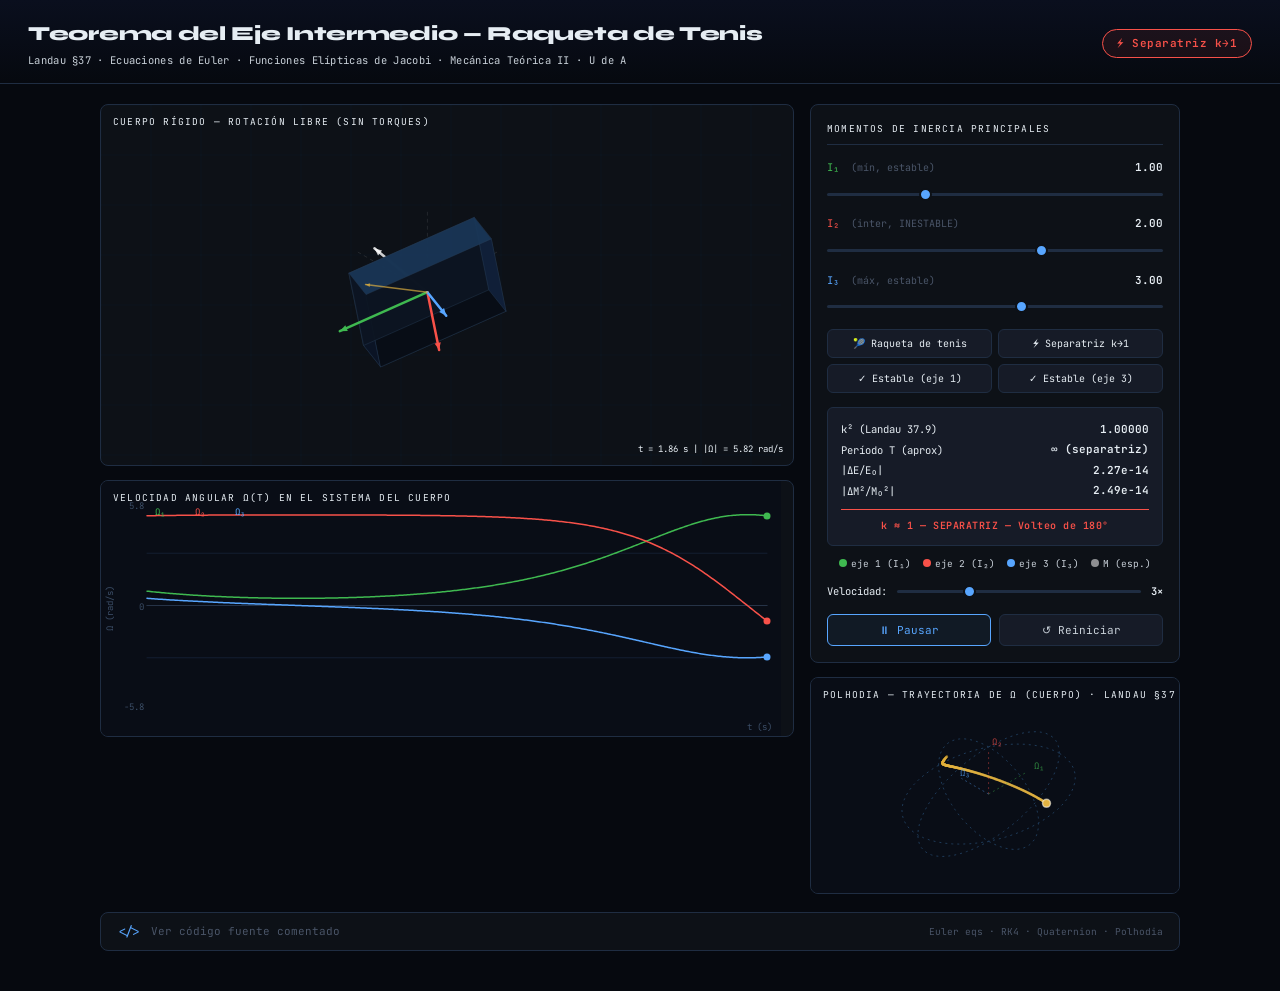
<file: udea/mt2/tennis-racket.html>
<!DOCTYPE html>
<html lang="es">
<head>
<meta charset="UTF-8">
<meta name="viewport" content="width=device-width, initial-scale=1.0">
<title>Teorema del Eje Intermedio — Mecánica Teórica II</title>
<link rel="preconnect" href="https://fonts.googleapis.com">
<link href="https://fonts.googleapis.com/css2?family=JetBrains+Mono:ital,wght@0,400;0,600;1,400&family=Syne:wght@700;800&display=swap" rel="stylesheet">
<link rel="stylesheet" href="../../assets/css/sim-tennis.css">
</head>
<body>

<!-- ════════════════ HEADER ════════════════ -->
<header>
  <div>
    <h1>Teorema del Eje Intermedio — Raqueta de Tenis</h1>
    <p class="subtitle">
      Landau §37 · Ecuaciones de Euler · Funciones Elípticas de Jacobi · Mecánica Teórica II · U de A
    </p>
  </div>
  <div id="regime-badge" class="badge unstable">⟳ Calculando...</div>
</header>

<!-- ════════════════ MAIN ════════════════ -->
<main>

  <!-- ── Columna izquierda: Canvases ── -->
  <section class="canvas-col">

    <!-- Canvas 1: Cuerpo 3D -->
    <div class="canvas-wrap">
      <span class="canvas-label">Cuerpo rígido — Rotación libre (sin torques)</span>
      <div class="canvas-overlay-br" id="live-vals">t = 0.000 s</div>
      <canvas id="bodyCanvas" width="680" height="360"></canvas>
    </div>

    <!-- Canvas 2: Ω(t) -->
    <div class="canvas-wrap">
      <span class="canvas-label">Velocidad angular Ω(t) en el sistema del cuerpo</span>
      <canvas id="omegaCanvas" width="680" height="255"></canvas>
    </div>

  </section>

  <!-- ── Columna derecha: Controles + Polhodia ── -->
  <section class="controls-col">

    <div class="panel">
      <div class="panel-title">Momentos de inercia principales</div>

      <!-- I₁ -->
      <div class="param-group">
        <div class="param-row">
          <span class="param-name" style="color:var(--ax1)">I₁ &nbsp;<span style="color:var(--dim);font-size:10px">(mín, estable)</span></span>
          <span class="param-val" id="val-I1">1.00</span>
        </div>
        <input type="range" class="sl-ax1" id="sl-I1" min="0.2" max="3.0" step="0.1" value="1.0">
      </div>

      <!-- I₂ -->
      <div class="param-group">
        <div class="param-row">
          <span class="param-name" style="color:var(--ax2)">I₂ &nbsp;<span style="color:var(--dim);font-size:10px">(inter, INESTABLE)</span></span>
          <span class="param-val" id="val-I2">2.00</span>
        </div>
        <input type="range" class="sl-ax2" id="sl-I2" min="0.2" max="3.0" step="0.1" value="2.0">
      </div>

      <!-- I₃ -->
      <div class="param-group">
        <div class="param-row">
          <span class="param-name" style="color:var(--ax3)">I₃ &nbsp;<span style="color:var(--dim);font-size:10px">(máx, estable)</span></span>
          <span class="param-val" id="val-I3">3.00</span>
        </div>
        <input type="range" class="sl-ax3" id="sl-I3" min="0.2" max="5.0" step="0.1" value="3.0">
      </div>

      <!-- Presets -->
      <div class="presets-grid">
        <button class="preset-btn" onclick="setPreset('tennis')">🎾 Raqueta de tenis</button>
        <button class="preset-btn" onclick="setPreset('sep')">⚡ Separatriz k→1</button>
        <button class="preset-btn" onclick="setPreset('stable1')">✓ Estable (eje 1)</button>
        <button class="preset-btn" onclick="setPreset('stable3')">✓ Estable (eje 3)</button>
      </div>

      <!-- k², Período, Conservación -->
      <div class="condition-box">
        <div class="cond-row">
          <span class="cond-label">k² (Landau 37.9)</span>
          <span class="cond-val" id="val-k2">—</span>
        </div>
        <div class="cond-row">
          <span class="cond-label">Período T (aprox)</span>
          <span class="cond-val" id="val-T">—</span>
        </div>
        <div class="cond-row">
          <span class="cond-label">|ΔE/E₀|</span>
          <span class="cond-val" id="val-dE">—</span>
        </div>
        <div class="cond-row">
          <span class="cond-label">|ΔM²/M₀²|</span>
          <span class="cond-val" id="val-dM">—</span>
        </div>
        <div class="verdict-row" id="verdict-row">
          <span id="verdict">—</span>
        </div>
      </div>

      <!-- Leyenda de ejes -->
      <div class="axis-legend">
        <span class="ax-tag"><span class="ax-dot" style="background:var(--ax1)"></span>eje 1 (I₁)</span>
        <span class="ax-tag"><span class="ax-dot" style="background:var(--ax2)"></span>eje 2 (I₂)</span>
        <span class="ax-tag"><span class="ax-dot" style="background:var(--ax3)"></span>eje 3 (I₃)</span>
        <span class="ax-tag"><span class="ax-dot" style="background:#ffffff88"></span>M (esp.)</span>
      </div>

      <!-- Velocidad de simulación -->
      <div class="speed-row">
        <span>Velocidad:</span>
        <input type="range" id="sl-speed" min="1" max="8" step="1" value="3">
        <span id="val-speed" style="color:var(--white);font-weight:600;">3×</span>
      </div>

      <!-- Botones -->
      <div class="btn-row">
        <button id="btn-play" class="primary" onclick="togglePlay()">⏸ Pausar</button>
        <button onclick="resetSim()">↺ Reiniciar</button>
      </div>
    </div>

    <!-- Canvas 3: Polhodia -->
    <div class="canvas-wrap">
      <span class="canvas-label">Polhodia — trayectoria de Ω (cuerpo) · Landau §37</span>
      <canvas id="polhodiaCanvas" width="370" height="215"></canvas>
    </div>

  </section>
</main>

<!-- ════════════════ CÓDIGO ════════════════ -->
<div class="code-section">
  <button class="code-toggle-btn" onclick="toggleCode()">
    <span class="code-icon">&lt;/&gt;</span>
    <span id="code-btn-label">Ver código fuente comentado</span>
    <span style="margin-left:auto;font-size:9.5px;color:var(--dim);">Euler eqs · RK4 · Quaternion · Polhodia</span>
  </button>
  <div class="code-container" id="code-container">
    <pre id="code-display">// Haz clic para cargar el código...</pre>
  </div>
</div>

<!-- ════════════════════════════════════════════════════════════
     JAVASCRIPT — FÍSICA COMPLETA + RENDER 3D
════════════════════════════════════════════════════════════ -->
<script>
// ================================================================
//  TEOREMA DEL EJE INTERMEDIO — "Efecto Raqueta de Tenis"
//  Jhoan · Mecánica Teórica II · Universidad de Antioquia · 2026
// ================================================================
//
//  FUNDAMENTO TEÓRICO (Landau & Lifshitz §37):
//
//  ┌─────────────────────────────────────────────────────────────┐
//  │  Ecuaciones de Euler (cuerpo rígido libre, sin torques):    │
//  │                                                             │
//  │  I₁ Ω̇₁ = (I₂ − I₃) Ω₂ Ω₃                    (Ec. 36.5) │
//  │  I₂ Ω̇₂ = (I₃ − I₁) Ω₃ Ω₁                               │
//  │  I₃ Ω̇₃ = (I₁ − I₂) Ω₁ Ω₂                               │
//  │                                                             │
//  │  Dos integrales de movimiento:                              │
//  │    Energía:   2E = I₁Ω₁² + I₂Ω₂² + I₃Ω₃²               │
//  │    Mom. ang.: M² = I₁²Ω₁² + I₂²Ω₂² + I₃²Ω₃²            │
//  │                                                             │
//  │  Solución analítica (§37 ec. 37.10):                       │
//  │    Ω₁(t) = A · cn(τ, k)                                   │
//  │    Ω₂(t) = B · sn(τ, k)                                   │
//  │    Ω₃(t) = C · dn(τ, k)                                   │
//  │  donde sn, cn, dn son funciones elípticas de Jacobi.       │
//  │                                                             │
//  │  Parámetro (§37 ec. 37.9) para M² > 2EI₂:                │
//  │    k² = (I₂−I₁)(2EI₃−M²) / [(I₃−I₂)(M²−2EI₁)]         │
//  │                                                             │
//  │  TEOREMA DEL EJE INTERMEDIO:                               │
//  │    k → 1 cuando Ω₀ ≈ eje 2  →  T → ∞                    │
//  │    La rotación alrededor del eje intermedio es INESTABLE   │
//  │    Un pequeño desvío → volteo periódico de 180°            │
//  └─────────────────────────────────────────────────────────────┘
//
//  La orientación del cuerpo se integra con cuaterniones
//  para evitar bloqueo del cardán (gimbal lock).
// ================================================================

// ─────────────────────────────────────
//  MOMENTOS DE INERCIA  (I₁ < I₂ < I₃)
// ─────────────────────────────────────
const I = { i1: 1.0, i2: 2.0, i3: 3.0 };

// ─────────────────────────────────────
//  ESTADO DINÁMICO (7 componentes)
//  [Ω₁, Ω₂, Ω₃, q_w, q_x, q_y, q_z]
//   — Ω en frame del cuerpo (ec. Euler)
//   — q cuaternión cuerpo→espacio
// ─────────────────────────────────────
let state = [0, 0, 0, 1, 0, 0, 0];  // inicializado por setPreset()

let t         = 0.0;
let E0        = 0.0;   // energía inicial (conservada)
let M2_0      = 0.0;   // M² inicial (conservado)
let running   = true;
let animId    = null;

// ─────────────────────────────────────
//  HISTORIA
// ─────────────────────────────────────
const MAX_OMEGA   = 800;   // puntos de Ω(t) para time series
const MAX_POLH    = 6000;  // puntos de polhodia
const omegaHist   = [];    // [{O1,O2,O3,t}]
const polhodiaHist = [];   // [{O1,O2,O3}]

// ─────────────────────────────────────
//  INTEGRADOR
// ─────────────────────────────────────
const DT          = 0.001;   // paso de tiempo (s)
let   STEPS_FRAME = 30;       // pasos por frame (= velocidad × 10)

// ================================================================
//  FÍSICA — DERIVADAS (Euler + cinemática de cuaternión)
// ================================================================

/**
 * derivadas(s)
 *
 * Sistema acoplado de 7 EDOs:
 *
 * Ecuaciones de Euler (Landau §36.5):
 *   dΩ₁/dt = (I₂−I₃)/I₁ · Ω₂Ω₃
 *   dΩ₂/dt = (I₃−I₁)/I₂ · Ω₃Ω₁
 *   dΩ₃/dt = (I₁−I₂)/I₃ · Ω₁Ω₂
 *
 * Cinemática del cuaternión (cuerpo→espacio):
 *   dq/dt = ½ q ⊗ ω_puro
 *   donde ω_puro = (0, Ω₁, Ω₂, Ω₃) en frame del cuerpo
 *
 * Multiplicación cuaternión q=(qw,qx,qy,qz) ⊗ (0, Ω₁, Ω₂, Ω₃):
 *   dqw/dt = ½(−qx·Ω₁ − qy·Ω₂ − qz·Ω₃)
 *   dqx/dt = ½(+qw·Ω₁ + qy·Ω₃ − qz·Ω₂)
 *   dqy/dt = ½(+qw·Ω₂ − qx·Ω₃ + qz·Ω₁)
 *   dqz/dt = ½(+qw·Ω₃ + qx·Ω₂ − qy·Ω₁)
 */
function derivadas([O1, O2, O3, qw, qx, qy, qz]) {
  const { i1, i2, i3 } = I;

  // Ecuaciones de Euler
  const dO1 = ((i2 - i3) / i1) * O2 * O3;
  const dO2 = ((i3 - i1) / i2) * O3 * O1;
  const dO3 = ((i1 - i2) / i3) * O1 * O2;

  // Cinemática cuaternión: dq/dt = ½ q ⊗ (0, Ω₁, Ω₂, Ω₃)
  const dqw = 0.5 * (-qx*O1 - qy*O2 - qz*O3);
  const dqx = 0.5 * ( qw*O1 + qy*O3 - qz*O2);
  const dqy = 0.5 * ( qw*O2 - qx*O3 + qz*O1);
  const dqz = 0.5 * ( qw*O3 + qx*O2 - qy*O1);

  return [dO1, dO2, dO3, dqw, dqx, dqy, dqz];
}

/**
 * rk4Step(s) — Runge-Kutta orden 4 para el vector de estado de 7 componentes
 */
function rk4Step(s) {
  const h = DT;
  const add = (a, b, f) => a.map((v, i) => v + f * b[i]);

  const k1 = derivadas(s);
  const k2 = derivadas(add(s, k1, h * 0.5));
  const k3 = derivadas(add(s, k2, h * 0.5));
  const k4 = derivadas(add(s, k3, h));

  const ns = s.map((v, i) => v + (h/6)*(k1[i] + 2*k2[i] + 2*k3[i] + k4[i]));

  // Renormalizar cuaternión para evitar drift numérico
  const qn = Math.sqrt(ns[3]**2 + ns[4]**2 + ns[5]**2 + ns[6]**2);
  ns[3] /= qn; ns[4] /= qn; ns[5] /= qn; ns[6] /= qn;

  return ns;
}

// ================================================================
//  FÍSICA — CANTIDADES CONSERVADAS Y PARÁMETRO k²
// ================================================================

/** energía cinética de rotación */
function energia([O1, O2, O3]) {
  return 0.5 * (I.i1*O1**2 + I.i2*O2**2 + I.i3*O3**2);
}

/** módulo cuadrado del momento angular en el cuerpo */
function momentoAngCuad([O1, O2, O3]) {
  return I.i1**2*O1**2 + I.i2**2*O2**2 + I.i3**2*O3**2;
}

/**
 * computeK2() — parámetro k² de Landau §37 Ec.(37.9)
 *
 * Cuando M² > 2EI₂ (rotación cerca de eje 3):
 *   k² = (I₂−I₁)(2EI₃−M²) / [(I₃−I₂)(M²−2EI₁)]
 *
 * Cuando M² < 2EI₂ (rotación cerca de eje 1), swap I₁↔I₃:
 *   k² = (I₂−I₃)(M²−2EI₁) → misma fórmula intercambiando índices
 *
 * k=0: rotación pura alrededor de un eje estable
 * k→1: separatriz (Teorema del Eje Intermedio, período → ∞)
 */
function computeK2(E, M2) {
  const { i1, i2, i3 } = I;
  const twoE = 2 * E;
  const num   = (i2 - i1) * (twoE*i3 - M2);
  const denom = (i3 - i2) * (M2 - twoE*i1);
  if (denom <= 0 || num < 0) {
    // intento con índices intercambiados
    const num2   = (i2 - i3) * (M2 - twoE*i1);
    const denom2 = (i1 - i2) * (twoE*i3 - M2);
    if (denom2 !== 0 && num2/denom2 >= 0) return Math.min(1, num2/denom2);
    return 1.0; // separatriz
  }
  return Math.min(1, num / denom);
}

/**
 * Integral elíptica completa K(k) — aproximación de Hastings (error < 5e-5)
 * Usada para estimar el período T.
 */
function ellipticK(k) {
  if (k >= 1) return Infinity;
  const m = k * k;
  const m1 = 1 - m;
  const poly = 1.3862944 + m1*(0.1119723 + m1*0.0725296);
  const log  = -0.5*Math.log(m1);
  return poly + log*(0.5 + m1*(0.1213478 + m1*0.0288729));
}

/**
 * estimarPeriodo(E, M2, k2)
 * T = 4K(k) · √(I₁I₂I₃ / [(I₃−I₂)(M²−2EI₁)])
 */
function estimarPeriodo(E, M2, k2) {
  const { i1, i2, i3 } = I;
  const inner = (i1*i2*i3) / ((i3-i2) * (M2 - 2*E*i1));
  if (inner <= 0) return Infinity;
  return 4 * ellipticK(Math.sqrt(k2)) * Math.sqrt(inner);
}

// ================================================================
//  CUATERNIÓN → MATRIZ DE ROTACIÓN
// ================================================================

/**
 * quatToMatrix([qw,qx,qy,qz]) → matriz 3×3 (array de filas)
 * Transforma vectores del frame del CUERPO al frame del ESPACIO.
 */
function quatToMatrix([qw, qx, qy, qz]) {
  return [
    [1-2*(qy*qy+qz*qz),   2*(qx*qy-qw*qz),   2*(qx*qz+qw*qy)],
    [  2*(qx*qy+qw*qz), 1-2*(qx*qx+qz*qz),   2*(qy*qz-qw*qx)],
    [  2*(qx*qz-qw*qy),   2*(qy*qz+qw*qx), 1-2*(qx*qx+qy*qy)],
  ];
}

/** Aplica la matriz 3×3 a un vector [x,y,z] */
function mvMul(M, [x, y, z]) {
  return [
    M[0][0]*x + M[0][1]*y + M[0][2]*z,
    M[1][0]*x + M[1][1]*y + M[1][2]*z,
    M[2][0]*x + M[2][1]*y + M[2][2]*z,
  ];
}

// ================================================================
//  PROYECCIÓN 3D → 2D  (isométrica)
// ================================================================

/**
 * project([x,y,z], cx, cy, scale) → [screen_x, screen_y]
 *
 * Proyección isométrica estándar:
 *   screen_x = cx + (x − y) · cos30 · scale
 *   screen_y = cy − (x + y) · sin30 · scale − z · scale
 *
 * Ejes visuales:
 *   x → diagonal inferior-derecha
 *   y → diagonal inferior-izquierda
 *   z → vertical arriba
 *
 * Dirección de cámara implícita: normalize(1, 1, 1)
 */
const COS30 = Math.sqrt(3) / 2;  // ≈ 0.866
const SIN30 = 0.5;

function project([x, y, z], cx, cy, scale) {
  return [
    cx + (x - y) * COS30 * scale,
    cy - (x + y) * SIN30 * scale - z * scale,
  ];
}

/** Profundidad para algoritmo del pintor: dot([x,y,z], (1,1,1)/√3) */
function depth([x, y, z]) { return (x + y + z) * 0.577; }

// ================================================================
//  GEOMETRÍA DEL CUERPO (libro/raqueta)
// ================================================================

// Semidimensiones del cuerpo en el frame del cuerpo.
// Las proporciones reflejan la jerarquía de momentos de inercia:
//   hx grande  → I₁ pequeño (eje largo, estable)
//   hz mediano → I₂ intermedio (inestable)
//   hy pequeño → I₃ grande (eje corto, estable)
const HX = 0.36;  // semi-ancho  (eje 1, verde)
const HY = 0.10;  // semi-grosor (eje 3, azul)
const HZ = 0.25;  // semi-alto   (eje 2, rojo)

// Los 8 vértices del paralelépipedo en frame del cuerpo
const VERTS_BODY = [
  [-HX,-HY,-HZ], [+HX,-HY,-HZ], [+HX,+HY,-HZ], [-HX,+HY,-HZ],  // 0-3: cara inferior
  [-HX,-HY,+HZ], [+HX,-HY,+HZ], [+HX,+HY,+HZ], [-HX,+HY,+HZ],  // 4-7: cara superior
];

// Las 6 caras (índices de vértices, normal en frame del cuerpo, color base)
const FACES = [
  { v:[3,2,1,0], n:[0,0,-1], c:'#1a3a5c' },  // −z (inferior)
  { v:[4,5,6,7], n:[0,0,+1], c:'#1a3a5c' },  // +z (superior)
  { v:[0,1,5,4], n:[0,-1,0], c:'#162840' },  // −y (frente)
  { v:[2,3,7,6], n:[0,+1,0], c:'#162840' },  // +y (atrás)
  { v:[3,0,4,7], n:[-1,0,0], c:'#1f3d6e' },  // −x (izquierda)
  { v:[1,2,6,5], n:[+1,0,0], c:'#1f3d6e' },  // +x (derecha)
];

// ================================================================
//  CANVAS — REFERENCIAS
// ================================================================

const bodyCanvas     = document.getElementById('bodyCanvas');
const omegaCanvas    = document.getElementById('omegaCanvas');
const polhodiaCanvas = document.getElementById('polhodiaCanvas');
const ctxB = bodyCanvas.getContext('2d');
const ctxO = omegaCanvas.getContext('2d');
const ctxP = polhodiaCanvas.getContext('2d');

// ================================================================
//  RENDER — CANVAS 1: CUERPO RÍGIDO 3D
// ================================================================

function drawBody() {
  const W = bodyCanvas.width, H = bodyCanvas.height;
  ctxB.clearRect(0, 0, W, H);

  const cx = W * 0.48, cy = H * 0.52;
  const SCALE = 160;

  // Matriz de rotación cuerpo→espacio desde el cuaternión actual
  const R = quatToMatrix(state.slice(3));

  // ── Grid de fondo ──
  ctxB.strokeStyle = '#0f1825'; ctxB.lineWidth = 0.5;
  for (let x = 0; x < W; x += 50) { ctxB.beginPath(); ctxB.moveTo(x,0); ctxB.lineTo(x,H); ctxB.stroke(); }
  for (let y = 0; y < H; y += 50) { ctxB.beginPath(); ctxB.moveTo(0,y); ctxB.lineTo(W,y); ctxB.stroke(); }

  // ── Ejes del espacio (fijos, delgados) ──
  const O3 = [0, 0, 0];
  [[[1,0,0],'#ffffff18'], [[0,1,0],'#ffffff18'], [[0,0,1],'#ffffff18']].forEach(([dir, col]) => {
    const tip = dir.map(v => v * 0.5);
    const [sx, sy] = project(O3, cx, cy, SCALE);
    const [tx, ty] = project(tip, cx, cy, SCALE);
    ctxB.strokeStyle = col; ctxB.lineWidth = 1; ctxB.setLineDash([3,4]);
    ctxB.beginPath(); ctxB.moveTo(sx,sy); ctxB.lineTo(tx,ty); ctxB.stroke();
    ctxB.setLineDash([]);
  });

  // ── Momento angular M (constante en el espacio, blanco) ──
  const [O1, O2, O3_] = state;
  const L_body  = [I.i1*O1, I.i2*O2, I.i3*O3_];
  const L_space = mvMul(R, L_body);
  const Lmag    = Math.sqrt(L_space[0]**2 + L_space[1]**2 + L_space[2]**2) || 1;
  const Lscaled = L_space.map(v => v / Lmag * 0.42);
  drawArrow3D(ctxB, [0,0,0], Lscaled, '#ffffffcc', 2.5, cx, cy, SCALE);

  // ── Transformar vértices al espacio ──
  const verts_space = VERTS_BODY.map(v => mvMul(R, v));

  // ── Caras con painter's algorithm ──
  const faceData = FACES.map(face => {
    const center3 = face.v.reduce((acc, i) => acc.map((v,j) => v + verts_space[i][j]/4), [0,0,0]);
    const normal_space = mvMul(R, face.n);
    const camera_dir = [0.577, 0.577, 0.577];
    const vis = normal_space.reduce((s, v, i) => s + v * camera_dir[i], 0);
    return { ...face, center3, vis };
  });
  faceData.sort((a, b) => depth(a.center3) - depth(b.center3));

  faceData.forEach(({ v: vi, n: bodyN, c: baseColor, vis }) => {
    const pts2d = vi.map(i => project(verts_space[i], cx, cy, SCALE));
    // Iluminación simple: ambiental + difuso
    const light = Math.max(0, vis);
    const brightness = 0.35 + 0.65 * light;

    ctxB.beginPath();
    ctxB.moveTo(...pts2d[0]);
    pts2d.slice(1).forEach(p => ctxB.lineTo(...p));
    ctxB.closePath();

    // Parse hex color y ajustar brillo
    const r = parseInt(baseColor.slice(1,3),16);
    const g = parseInt(baseColor.slice(3,5),16);
    const b = parseInt(baseColor.slice(5,7),16);
    ctxB.fillStyle = `rgba(${Math.round(r*brightness)},${Math.round(g*brightness)},${Math.round(b*brightness)},0.92)`;
    ctxB.fill();
    ctxB.strokeStyle = '#2a3f5888'; ctxB.lineWidth = 0.8;
    ctxB.stroke();
  });

  // ── Ejes principales del cuerpo (coloreados) ──
  // e₁ (verde, I₁ mínimo, estable) — eje x del cuerpo
  drawArrow3D(ctxB, [0,0,0], mvMul(R,[HX*1.4,0,0]), '#3fb950', 2.5, cx, cy, SCALE);
  // e₂ (rojo, I₂ intermedio, INESTABLE) — eje z del cuerpo
  drawArrow3D(ctxB, [0,0,0], mvMul(R,[0,0,HZ*1.6]), '#f85149', 2.5, cx, cy, SCALE);
  // e₃ (azul, I₃ máximo, estable) — eje y del cuerpo
  drawArrow3D(ctxB, [0,0,0], mvMul(R,[0,HY*2.2,0]), '#58a6ff', 2.5, cx, cy, SCALE);

  // ── Ω (vector de velocidad angular en espacio) ──
  const Omag = Math.sqrt(O1**2+O2**2+O3_**2) || 1;
  const Omega_space = mvMul(R, [O1/Omag*0.35, O2/Omag*0.35, O3_/Omag*0.35]);
  drawArrow3D(ctxB, [0,0,0], Omega_space, '#e3b341aa', 1.5, cx, cy, SCALE);
}

/** drawArrow3D — dibuja una flecha 3D proyectada */
function drawArrow3D(ctx, from, to, color, lw, cx, cy, scale) {
  const [fx, fy] = project(from, cx, cy, scale);
  const [tx, ty] = project(to,   cx, cy, scale);
  ctx.strokeStyle = color; ctx.lineWidth = lw; ctx.lineCap = 'round';
  ctx.beginPath(); ctx.moveTo(fx, fy); ctx.lineTo(tx, ty); ctx.stroke();
  // Punta de flecha
  const angle = Math.atan2(ty - fy, tx - fx);
  const ah = 8 * lw / 2.5;
  ctx.fillStyle = color;
  ctx.beginPath();
  ctx.moveTo(tx, ty);
  ctx.lineTo(tx - ah*Math.cos(angle-0.4), ty - ah*Math.sin(angle-0.4));
  ctx.lineTo(tx - ah*Math.cos(angle+0.4), ty - ah*Math.sin(angle+0.4));
  ctx.closePath(); ctx.fill();
}

// ================================================================
//  RENDER — CANVAS 2: Ω(t) TIME SERIES
// ================================================================

function drawOmega() {
  const W = omegaCanvas.width, H = omegaCanvas.height;
  ctxO.clearRect(0, 0, W, H);
  ctxO.fillStyle = '#090d16'; ctxO.fillRect(0, 0, W, H);

  const pad = { t: 20, b: 26, l: 46, r: 14 };
  const n = omegaHist.length;
  if (n < 2) return;

  // Rango temporal (últimos puntos)
  const tMin = omegaHist[0].t, tMax = omegaHist[n-1].t;
  const tRange = tMax - tMin || 1;

  // Rango de Ω (auto-escala con margen)
  let Omax = 0.5;
  omegaHist.forEach(({ O1, O2, O3 }) => {
    Omax = Math.max(Omax, Math.abs(O1), Math.abs(O2), Math.abs(O3));
  });
  Omax *= 1.15;

  const toX = tv => pad.l + (tv - tMin) / tRange * (W - pad.l - pad.r);
  const toY = Ov => pad.t + (1 - (Ov + Omax) / (2*Omax)) * (H - pad.t - pad.b);

  // ── Grid ──
  ctxO.strokeStyle = '#131e30'; ctxO.lineWidth = 1;
  [Omax*0.5, 0, -Omax*0.5].forEach(v => {
    ctxO.beginPath(); ctxO.moveTo(pad.l, toY(v)); ctxO.lineTo(W-pad.r, toY(v)); ctxO.stroke();
  });

  // Eje Ω=0
  ctxO.strokeStyle = '#263347'; ctxO.lineWidth = 1.2;
  ctxO.beginPath(); ctxO.moveTo(pad.l, toY(0)); ctxO.lineTo(W-pad.r, toY(0)); ctxO.stroke();

  // ── Etiquetas ──
  ctxO.fillStyle = '#3b4d66'; ctxO.font = '9px JetBrains Mono, monospace'; ctxO.textAlign='right';
  ctxO.fillText(Omax.toFixed(1), pad.l-3, pad.t+8);
  ctxO.fillText('0', pad.l-3, toY(0)+4);
  ctxO.fillText((-Omax).toFixed(1), pad.l-3, H-pad.b);
  ctxO.textAlign='left';
  ctxO.fillText('t (s)', W-pad.r-20, H-6);

  // Etiquetas eje Y
  ctxO.save(); ctxO.translate(12, H/2); ctxO.rotate(-Math.PI/2);
  ctxO.textAlign='center'; ctxO.fillText('Ω (rad/s)', 0, 0); ctxO.restore();

  // ── Curvas Ω₁, Ω₂, Ω₃ ──
  [
    { key:'O1', color:'#3fb950', label:'Ω₁' },
    { key:'O2', color:'#f85149', label:'Ω₂' },
    { key:'O3', color:'#58a6ff', label:'Ω₃' },
  ].forEach(({ key, color, label }) => {
    ctxO.strokeStyle = color; ctxO.lineWidth = 1.5; ctxO.lineCap = 'round';
    ctxO.beginPath();
    omegaHist.forEach((p, i) => {
      const x = toX(p.t), y = toY(p[key]);
      i === 0 ? ctxO.moveTo(x, y) : ctxO.lineTo(x, y);
    });
    ctxO.stroke();
    // Punto actual
    const last = omegaHist[n-1];
    ctxO.beginPath(); ctxO.arc(toX(last.t), toY(last[key]), 3.5, 0, 2*Math.PI);
    ctxO.fillStyle = color; ctxO.fill();
  });

  // Leyenda
  ctxO.textAlign = 'left';
  [['Ω₁','#3fb950'], ['Ω₂','#f85149'], ['Ω₃','#58a6ff']].forEach(([lbl, col], i) => {
    ctxO.fillStyle = col; ctxO.fillText(`${lbl}`, pad.l + 8 + i*40, pad.t + 14);
  });
}

// ================================================================
//  RENDER — CANVAS 3: POLHODIA
// ================================================================

function drawPolhodia() {
  const W = polhodiaCanvas.width, H = polhodiaCanvas.height;
  ctxP.clearRect(0, 0, W, H);
  ctxP.fillStyle = '#090d16'; ctxP.fillRect(0, 0, W, H);

  const cx = W * 0.48, cy = H * 0.54;

  // Escala basada en semiejes del elipsoide de inercia: √(2E/Iₙ)
  const E = E0 || energia(state);
  const a1 = Math.sqrt(2*E / I.i1);  // semieje más largo
  const PSCALE = Math.min(W*0.38, H*0.38) / a1;

  // ── Elipses de referencia en los planos del cuerpo ──
  // (contornos del elipsoide de inercia: intersecciones con Ωₙ=0)
  drawEllipsePlane(ctxP, cx, cy, PSCALE, E, 'xz');  // plano Ω₂=0
  drawEllipsePlane(ctxP, cx, cy, PSCALE, E, 'yz');  // plano Ω₁=0
  drawEllipsePlane(ctxP, cx, cy, PSCALE, E, 'xy');  // plano Ω₃=0

  // ── Polhodia (puntos acumulados) ──
  const n = polhodiaHist.length;
  for (let i = 0; i < n; i++) {
    const { O1, O2, O3 } = polhodiaHist[i];
    const [px, py] = project([O1, O2, O3], cx, cy, PSCALE);
    const alpha = 0.2 + 0.8 * (i / n);
    ctxP.fillStyle = `rgba(227,179,65,${alpha * 0.8})`;
    ctxP.beginPath(); ctxP.arc(px, py, 1.3, 0, 2*Math.PI); ctxP.fill();
  }

  // Punto actual
  if (n > 0) {
    const { O1, O2, O3 } = polhodiaHist[n-1];
    const [px, py] = project([O1, O2, O3], cx, cy, PSCALE);
    ctxP.beginPath(); ctxP.arc(px, py, 4, 0, 2*Math.PI);
    ctxP.fillStyle = '#e3b341'; ctxP.fill();
    ctxP.strokeStyle = '#fff8'; ctxP.lineWidth = 1.5; ctxP.stroke();
  }

  // ── Ejes del cuerpo (cortos) ──
  const axLen = a1 * 0.55;
  [[[axLen,0,0],'#3fb95066'], [[0,0,axLen],'#f8514966'], [[0,axLen*0.7,0],'#58a6ff66']].forEach(([dir, col]) => {
    const [sx, sy] = project([0,0,0], cx, cy, PSCALE);
    const [tx, ty] = project(dir,      cx, cy, PSCALE);
    ctxP.strokeStyle = col; ctxP.lineWidth = 1; ctxP.setLineDash([2,3]);
    ctxP.beginPath(); ctxP.moveTo(sx,sy); ctxP.lineTo(tx,ty); ctxP.stroke();
    ctxP.setLineDash([]);
  });

  // Etiquetas de los ejes
  ctxP.fillStyle = '#556070'; ctxP.font = '9px JetBrains Mono, monospace';
  ctxP.textAlign = 'left';
  const [ax1x, ax1y] = project([axLen*1.1, 0, 0],         cx, cy, PSCALE);
  const [ax2x, ax2y] = project([0, 0, axLen*1.1],         cx, cy, PSCALE);
  const [ax3x, ax3y] = project([0, axLen*0.8, 0],         cx, cy, PSCALE);
  ctxP.fillStyle = '#3fb950aa'; ctxP.fillText('Ω₁', ax1x+3, ax1y);
  ctxP.fillStyle = '#f85149aa'; ctxP.fillText('Ω₂', ax2x+3, ax2y);
  ctxP.fillStyle = '#58a6ffaa'; ctxP.fillText('Ω₃', ax3x+3, ax3y);
}

/**
 * drawEllipsePlane — dibuja la elipse de intersección del elipsoide de inercia
 * I₁Ω₁² + I₂Ω₂² + I₃Ω₃² = 2E con el plano Ωₙ=0.
 *
 * plane='xz': Ω₂=0 → I₁Ω₁² + I₃Ω₃² = 2E, semieje en x: √(2E/I₁), en z: √(2E/I₃)
 * plane='yz': Ω₁=0 → elipse en y-z
 * plane='xy': Ω₃=0 → elipse en x-y
 */
function drawEllipsePlane(ctx, cx, cy, scale, E, plane) {
  const { i1, i2, i3 } = I;
  const twoE = 2 * E;
  ctx.strokeStyle = '#1e3a58'; ctx.lineWidth = 1; ctx.setLineDash([2,4]);
  ctx.beginPath();
  const N = 60;
  for (let i = 0; i <= N; i++) {
    const θ = (2*Math.PI*i/N);
    let p;
    if (plane === 'xz') {
      const a = Math.sqrt(twoE/i1), b = Math.sqrt(twoE/i3);
      p = [a*Math.cos(θ), 0, b*Math.sin(θ)];
    } else if (plane === 'yz') {
      const a = Math.sqrt(twoE/i2), b = Math.sqrt(twoE/i3);
      p = [0, a*Math.cos(θ), b*Math.sin(θ)];
    } else {
      const a = Math.sqrt(twoE/i1), b = Math.sqrt(twoE/i2);
      p = [a*Math.cos(θ), b*Math.sin(θ), 0];
    }
    const [px, py] = project(p, cx, cy, scale);
    i === 0 ? ctx.moveTo(px, py) : ctx.lineTo(px, py);
  }
  ctx.closePath(); ctx.stroke(); ctx.setLineDash([]);
}

// ================================================================
//  ACTUALIZAR DISPLAYS
// ================================================================

function updateDisplays() {
  const [O1, O2, O3] = state;
  const E   = energia(state);
  const M2  = momentoAngCuad(state);
  const k2  = computeK2(E, M2);
  const T   = estimarPeriodo(E, M2, k2);

  // Conservación
  const dE  = E0  > 0 ? Math.abs((E  - E0 ) / E0 ) : 0;
  const dM2 = M2_0 > 0 ? Math.abs((M2 - M2_0) / M2_0) : 0;

  document.getElementById('val-k2').textContent = k2.toFixed(5);
  document.getElementById('val-T').textContent  = isFinite(T) ? T.toFixed(2) + ' s' : '∞ (separatriz)';
  document.getElementById('val-dE').textContent  = dE.toExponential(2);
  document.getElementById('val-dM').textContent  = dM2.toExponential(2);

  // Régimen
  const badge   = document.getElementById('regime-badge');
  const verdict = document.getElementById('verdict');
  const vRow    = document.getElementById('verdict-row');

  if (k2 > 0.98) {
    verdict.textContent  = 'k ≈ 1 — SEPARATRIZ — Volteo de 180°';
    verdict.style.color  = 'var(--red)';
    badge.textContent    = '⚡ Separatriz k→1';
    badge.className      = 'badge unstable';
    vRow.style.borderTopColor = 'var(--red)';
  } else if (k2 > 0.5) {
    verdict.textContent  = `k² = ${k2.toFixed(3)} — eje 2 INESTABLE`;
    verdict.style.color  = 'var(--orange)';
    badge.textContent    = '↯ Eje 2 inestable';
    badge.className      = 'badge boundary';
    vRow.style.borderTopColor = 'var(--orange)';
  } else {
    const near1 = Math.abs(O2) < Math.abs(O1) && Math.abs(O3) < Math.abs(O1);
    const ax    = near1 ? 1 : 3;
    verdict.textContent  = `k² = ${k2.toFixed(3)} — eje ${ax} ESTABLE`;
    verdict.style.color  = 'var(--green)';
    badge.textContent    = `✓ Eje ${ax} estable`;
    badge.className      = 'badge stable';
    vRow.style.borderTopColor = 'var(--green)';
  }

  document.getElementById('live-vals').textContent =
    `t = ${t.toFixed(2)} s  |  |Ω| = ${Math.sqrt(O1**2+O2**2+O3**2).toFixed(2)} rad/s`;
}

// ================================================================
//  BUCLE DE ANIMACIÓN
// ================================================================

function step() {
  if (!running) return;

  for (let i = 0; i < STEPS_FRAME; i++) {
    state = rk4Step(state);
    t += DT;

    // Guardar historia cada N pasos
    if (i % 5 === 0) {
      const [O1,O2,O3] = state;
      omegaHist.push({ O1, O2, O3, t });
      if (omegaHist.length > MAX_OMEGA) omegaHist.shift();
      polhodiaHist.push({ O1, O2, O3 });
      if (polhodiaHist.length > MAX_POLH) polhodiaHist.shift();
    }
  }

  drawBody();
  drawOmega();
  drawPolhodia();
  updateDisplays();

  animId = requestAnimationFrame(step);
}

// ================================================================
//  PRESETS
// ================================================================

/**
 * setPreset(name) — configura condiciones iniciales físicamente interesantes.
 *
 * 'tennis'  : Ω₀ cerca del eje 2 (intermedio) → volteo periódico
 * 'sep'     : Ω₀ casi exactamente en el eje 2 → k→1, período → ∞
 * 'stable1' : Ω₀ cerca del eje 1 (I₁ mínimo) → rotación estable
 * 'stable3' : Ω₀ cerca del eje 3 (I₃ máximo) → rotación estable
 */
function setPreset(name) {
  const presets = {
    //          Ω₁    Ω₂   Ω₃
    tennis:  [0.8,  5.0, 0.4],   // k ≈ 0.97, volteos visibles
    sep:     [0.05, 5.0, 0.05],  // k ≈ 0.9998, separatriz
    stable1: [5.0,  0.3, 0.2],   // rotación estable alrededor de eje 1
    stable3: [0.2,  0.3, 5.0],   // rotación estable alrededor de eje 3
  };
  const [O1, O2, O3] = presets[name] || presets.tennis;

  state = [O1, O2, O3, 1, 0, 0, 0];  // cuaternión identidad
  t = 0;
  E0   = energia(state);
  M2_0 = momentoAngCuad(state);
  clearHistory();
  updateDisplays();
}

function clearHistory() {
  omegaHist.length = 0;
  polhodiaHist.length = 0;
}

// ================================================================
//  SLIDERS — MOMENTOS DE INERCIA
// ================================================================

function setupSliders() {
  [['sl-I1','val-I1','i1'], ['sl-I2','val-I2','i2'], ['sl-I3','val-I3','i3']].forEach(([slId, valId, key]) => {
    document.getElementById(slId).addEventListener('input', function() {
      I[key] = parseFloat(this.value);
      document.getElementById(valId).textContent = I[key].toFixed(2);
      // Forzar I₁ < I₂ < I₃
      if (key==='i1' && I.i1 >= I.i2) { I.i2 = I.i1+0.1; document.getElementById('sl-I2').value=I.i2; document.getElementById('val-I2').textContent=I.i2.toFixed(2); }
      if (key==='i2' && I.i2 >= I.i3) { I.i3 = I.i2+0.1; document.getElementById('sl-I3').value=I.i3; document.getElementById('val-I3').textContent=I.i3.toFixed(2); }
      if (key==='i2' && I.i2 <= I.i1) { I.i1 = I.i2-0.1; document.getElementById('sl-I1').value=I.i1; document.getElementById('val-I1').textContent=I.i1.toFixed(2); }
      if (key==='i3' && I.i3 <= I.i2) { I.i2 = I.i3-0.1; document.getElementById('sl-I2').value=I.i2; document.getElementById('val-I2').textContent=I.i2.toFixed(2); }
      // Recalcular cantidades iniciales
      E0   = energia(state);
      M2_0 = momentoAngCuad(state);
      clearHistory();
      updateDisplays();
    });
  });

  // Velocidad de simulación
  document.getElementById('sl-speed').addEventListener('input', function() {
    const v = parseInt(this.value);
    STEPS_FRAME = v * 10;
    document.getElementById('val-speed').textContent = v + '×';
  });
}

// ================================================================
//  CONTROLES GENERALES
// ================================================================

function togglePlay() {
  running = !running;
  const btn = document.getElementById('btn-play');
  if (running) {
    btn.textContent = '⏸ Pausar';
    btn.className = 'primary';
    animId = requestAnimationFrame(step);
  } else {
    btn.textContent = '▶ Reanudar';
    btn.className = '';
    cancelAnimationFrame(animId);
  }
}

function resetSim() {
  state = [...state.slice(0,3), 1, 0, 0, 0];  // reset orientación, mantener Ω
  t = 0;
  clearHistory();
}

// ================================================================
//  CÓDIGO FUENTE TOGGLE
// ================================================================

let codeLoaded = false;

function toggleCode() {
  const container = document.getElementById('code-container');
  const label     = document.getElementById('code-btn-label');
  const isOpen    = container.classList.toggle('open');
  label.textContent = isOpen ? 'Ocultar código fuente' : 'Ver código fuente comentado';
  if (isOpen && !codeLoaded) {
    document.getElementById('code-display').textContent = document.documentElement.outerHTML;
    codeLoaded = true;
  }
}

// ================================================================
//  INICIALIZACIÓN
// ================================================================

setupSliders();
setPreset('tennis');
step();

</script>
</body>
</html>
</file>
<file: assets/css/main.css>
/* ============================================================
   GLOBAL — variables, reset, nav, footer, shared utilities
============================================================ */

@import url('https://fonts.googleapis.com/css2?family=Playfair+Display:ital,wght@0,400;0,500;0,600;0,700;1,400&family=Work+Sans:wght@400;500;600&family=Fira+Code:wght@400;500&display=swap');

/* ── Reset ── */
*, *::before, *::after {
  box-sizing: border-box;
  margin: 0;
  padding: 0;
}

/* ── Design tokens ── */
:root {
  --deep-twilight:  #090040;
  --indigo:         #471396;
  --lime-green:     #68ff00;
  --amber:          #ffcc00;
  --white:          #ffffff;
  --light-gray:     #e2e8f0;
  --dim:            #8892a4;

  --glass-bg:       rgba(9, 0, 64, 0.60);
  --glass-border:   rgba(255, 255, 255, 0.08);

  --font-primary:   'Playfair Display', serif;
  --font-body:      'Work Sans', sans-serif;
  --font-mono:      'Fira Code', monospace;

  --space-xs:  4px;
  --space-s:   8px;
  --space-m:  16px;
  --space-l:  24px;
  --space-xl: 32px;
  --space-xxl:64px;

  --r-sm: 6px;
  --r-md: 8px;

  --shadow-1: 0 4px 6px -1px rgba(0,0,0,.40), 0 2px 4px -1px rgba(0,0,0,.30);
  --shadow-2: 0 10px 15px -3px rgba(0,0,0,.60), 0 4px 6px -2px rgba(0,0,0,.40);
}

/* ── Base ── */
html { scroll-behavior: smooth; }

body {
  background-color: var(--deep-twilight);
  color: var(--light-gray);
  font-family: var(--font-body);
  font-size: 16px;
  line-height: 1.6;
  min-height: 100vh;
  overflow-x: hidden;
}

/* ── Navigation ── */
.nav {
  position: fixed;
  top: 0;
  left: 0;
  right: 0;
  z-index: 200;
  height: 64px;
  display: flex;
  align-items: center;
  justify-content: space-between;
  padding: 0 var(--space-xl);
  background: var(--glass-bg);
  backdrop-filter: blur(16px);
  -webkit-backdrop-filter: blur(16px);
  border-bottom: 1px solid var(--glass-border);
  transition: background 0.3s;
}

.nav-logo {
  font-family: var(--font-primary);
  font-weight: 800;
  font-size: 1.05rem;
  color: var(--white);
  text-decoration: none;
  letter-spacing: -0.3px;
}
.nav-logo span { color: var(--lime-green); }

.nav-links {
  display: flex;
  align-items: center;
  gap: var(--space-xl);
  list-style: none;
}

.nav-links a {
  font-family: var(--font-body);
  font-weight: 600;
  font-size: 0.9rem;
  color: var(--light-gray);
  text-decoration: none;
  letter-spacing: 0.3px;
  transition: color 0.2s;
}
.nav-links a:hover,
.nav-links a.active { color: var(--lime-green); }

.nav-links .nav-ext {
  display: flex;
  align-items: center;
  gap: var(--space-xs);
  padding: 6px var(--space-m);
  border: 1px solid var(--glass-border);
  border-radius: var(--r-sm);
  background: rgba(255,255,255,.04);
  transition: all 0.2s;
}
.nav-links .nav-ext:hover {
  background: rgba(104,255,0,.10);
  border-color: var(--lime-green);
  color: var(--lime-green);
}

/* ── Buttons ── */
.btn {
  display: inline-flex;
  align-items: center;
  gap: var(--space-s);
  padding: 12px var(--space-xl);
  border-radius: var(--r-sm);
  font-family: var(--font-body);
  font-weight: 700;
  font-size: 0.95rem;
  cursor: pointer;
  text-decoration: none;
  border: none;
  outline: none;
  transition: all 0.2s;
}

.btn-primary {
  background-color: var(--lime-green);
  color: var(--deep-twilight);
}
.btn-primary:hover {
  background-color: #55cc00;
  transform: translateY(-2px);
  box-shadow: var(--shadow-1);
}
.btn-primary:active {
  background-color: #449900;
  transform: scale(0.98);
}
.btn-primary:focus {
  outline: 2px solid var(--white);
  outline-offset: 2px;
}
.btn-primary:disabled {
  background-color: var(--lime-green);
  opacity: 0.4;
  cursor: not-allowed;
}

.btn-secondary {
  background-color: var(--indigo);
  color: var(--white);
  border: 1px solid rgba(255,255,255,.10);
}
.btn-secondary:hover {
  background-color: #360e73;
  transform: translateY(-2px);
}
.btn-secondary:active { background-color: #270a54; transform: scale(0.98); }

.btn-outline {
  background: transparent;
  color: var(--lime-green);
  border: 1px solid var(--lime-green);
}
.btn-outline:hover { background: rgba(104,255,0,.10); }

/* ── Glass panel ── */
.panel-glass {
  background: var(--glass-bg);
  backdrop-filter: blur(12px);
  -webkit-backdrop-filter: blur(12px);
  border: 1px solid var(--glass-border);
  border-radius: var(--r-md);
}

/* ── Section typography ── */
.section-label {
  font-family: var(--font-mono);
  font-size: 0.75rem;
  color: var(--lime-green);
  text-transform: uppercase;
  letter-spacing: 2px;
  margin-bottom: var(--space-m);
}

.section-title {
  font-family: var(--font-primary);
  font-weight: 600;
  font-size: clamp(1.8rem, 3.5vw, 2.4rem);
  color: var(--white);
  letter-spacing: -0.5px;
}

.section-divider {
  width: 48px;
  height: 3px;
  background: var(--lime-green);
  border-radius: 2px;
  margin: var(--space-m) 0 var(--space-xl);
}

/* ── Tags / pills ── */
.tag {
  display: inline-flex;
  align-items: center;
  gap: 5px;
  padding: var(--space-xs) var(--space-m);
  background: rgba(71,19,150,.25);
  border: 1px solid rgba(71,19,150,.55);
  border-radius: var(--r-sm);
  font-family: var(--font-mono);
  font-size: 0.78rem;
  color: var(--light-gray);
  transition: all 0.2s;
}
.tag:hover {
  background: rgba(71,19,150,.45);
  border-color: var(--indigo);
  color: var(--white);
}

/* ── Status badges ── */
.badge {
  display: inline-flex;
  align-items: center;
  gap: var(--space-xs);
  padding: 3px 10px;
  border-radius: 20px;
  font-size: 0.72rem;
  font-weight: 700;
  font-family: var(--font-body);
  letter-spacing: 0.3px;
}
.badge-active {
  background: rgba(104,255,0,.10);
  border: 1px solid var(--lime-green);
  color: var(--lime-green);
}
.badge-dev {
  background: rgba(255,204,0,.10);
  border: 1px solid var(--amber);
  color: var(--amber);
}
.badge-past {
  background: rgba(136,146,164,.10);
  border: 1px solid var(--dim);
  color: var(--dim);
}

/* ── Footer ── */
.footer {
  background: rgba(9,0,64,.85);
  backdrop-filter: blur(12px);
  border-top: 1px solid var(--glass-border);
  padding: var(--space-xl) var(--space-xxl);
  display: flex;
  align-items: center;
  justify-content: space-between;
  flex-wrap: wrap;
  gap: var(--space-m);
}

.footer-location {
  display: flex;
  align-items: center;
  gap: var(--space-s);
  color: var(--dim);
  font-size: 0.875rem;
  font-family: var(--font-mono);
}

.footer-location svg { width: 14px; height: 14px; flex-shrink: 0; }

.footer-links {
  display: flex;
  align-items: center;
  gap: var(--space-l);
}
.footer-links a {
  display: flex;
  align-items: center;
  gap: var(--space-s);
  color: var(--dim);
  text-decoration: none;
  font-size: 0.875rem;
  font-weight: 600;
  transition: color 0.2s;
}
.footer-links a:hover { color: var(--lime-green); }
.footer-links a svg { width: 16px; height: 16px; }

/* ── Layout utilities ── */
.container {
  max-width: 1120px;
  margin: 0 auto;
  padding: 0 var(--space-xl);
}

.section { padding: var(--space-xxl) 0; }

/* ── Scroll-triggered fade ── */
.fade-in-up {
  opacity: 0;
  transform: translateY(28px);
  transition: opacity 0.65s ease, transform 0.65s ease;
}
.fade-in-up.visible {
  opacity: 1;
  transform: translateY(0);
}

/* ── Custom scrollbar ── */
::-webkit-scrollbar { width: 6px; height: 6px; }
::-webkit-scrollbar-track { background: var(--deep-twilight); }
::-webkit-scrollbar-thumb { background: var(--indigo); border-radius: 3px; }
::-webkit-scrollbar-thumb:hover { background: #5a19b0; }

/* ── Responsive ── */
@media (max-width: 768px) {
  .nav { padding: 0 var(--space-m); }
  .nav-links { gap: var(--space-l); }
  .footer { padding: var(--space-xl) var(--space-m); flex-direction: column; align-items: flex-start; }
  .container { padding: 0 var(--space-m); }
  .btn { padding: 10px var(--space-l); font-size: 0.9rem; }
}

@media (max-width: 480px) {
  .nav-links { gap: var(--space-m); }
  .nav-links .nav-ext { display: none; }
}
</file>
<file: assets/css/index.css>
/* ============================================================
   LANDING PAGE — hero, about, skills, experience, hackathons
============================================================ */

/* ── Hero ── */
.hero {
  position: relative;
  min-height: 100vh;
  display: flex;
  align-items: center;
  overflow: hidden;
}

/* Animated grid background */
.hero::before {
  content: '';
  position: absolute;
  inset: 0;
  background-image:
    linear-gradient(rgba(71,19,150,.18) 1px, transparent 1px),
    linear-gradient(90deg, rgba(71,19,150,.18) 1px, transparent 1px);
  background-size: 64px 64px;
  mask-image: radial-gradient(ellipse 90% 70% at 50% 40%, black 30%, transparent 80%);
  -webkit-mask-image: radial-gradient(ellipse 90% 70% at 50% 40%, black 30%, transparent 80%);
  animation: gridDrift 20s linear infinite;
}

@keyframes gridDrift {
  0%   { background-position: 0 0; }
  100% { background-position: 64px 64px; }
}

/* Purple glow orb */
.hero-glow {
  position: absolute;
  top: -10%;
  left: 40%;
  width: 700px;
  height: 700px;
  background: radial-gradient(circle, rgba(71,19,150,.35) 0%, transparent 65%);
  pointer-events: none;
  animation: orbPulse 6s ease-in-out infinite alternate;
  transition: transform 0.15s ease-out;
}

@keyframes orbPulse {
  0%   { opacity: .6; }
  100% { opacity: 1; }
}

/* Secondary green accent glow */
.hero-glow-accent {
  position: absolute;
  bottom: 20%;
  right: 5%;
  width: 300px;
  height: 300px;
  background: radial-gradient(circle, rgba(104,255,0,.08) 0%, transparent 70%);
  pointer-events: none;
  transition: transform 0.15s ease-out;
}

.hero-content {
  position: relative;
  z-index: 1;
  padding-top: 80px;
}

.hero-eyebrow {
  display: inline-flex;
  align-items: center;
  gap: var(--space-s);
  font-family: var(--font-mono);
  font-size: 0.78rem;
  color: var(--lime-green);
  letter-spacing: 1.5px;
  margin-bottom: var(--space-l);
  text-transform: uppercase;
}
.hero-eyebrow::before {
  content: '';
  display: inline-block;
  width: 28px;
  height: 1px;
  background: var(--lime-green);
}

.hero-name {
  font-family: var(--font-primary);
  font-weight: 700;
  font-size: clamp(3.5rem, 8vw, 6.5rem);
  color: var(--white);
  line-height: 1.00;
  letter-spacing: -3px;
  margin-bottom: var(--space-m);
}
.hero-name .name-accent {
  background: linear-gradient(135deg, var(--lime-green) 0%, #80ff20 100%);
  -webkit-background-clip: text;
  -webkit-text-fill-color: transparent;
  background-clip: text;
}

.hero-title {
  font-family: var(--font-body);
  font-size: clamp(1rem, 2.2vw, 1.3rem);
  color: var(--dim);
  font-weight: 400;
  margin-bottom: var(--space-l);
  letter-spacing: 0.3px;
}
.hero-title .sep {
  color: var(--indigo);
  margin: 0 var(--space-s);
}

.hero-tagline {
  font-size: 1.05rem;
  color: var(--light-gray);
  max-width: 560px;
  margin-bottom: var(--space-xl);
  line-height: 1.85;
  border-left: 2px solid rgba(71,19,150,.8);
  padding-left: var(--space-m);
}

.hero-actions {
  display: flex;
  gap: var(--space-m);
  flex-wrap: wrap;
  margin-bottom: var(--space-xl);
}

.hero-meta {
  display: flex;
  align-items: center;
  gap: var(--space-m);
  font-family: var(--font-mono);
  font-size: 0.78rem;
  color: var(--dim);
}
.hero-meta-item {
  display: flex;
  align-items: center;
  gap: var(--space-xs);
}
.hero-meta-dot {
  width: 5px;
  height: 5px;
  background: var(--lime-green);
  border-radius: 50%;
  box-shadow: 0 0 6px var(--lime-green);
  animation: blink 2.5s ease-in-out infinite;
}
@keyframes blink {
  0%, 100% { opacity: 1; }
  50% { opacity: .3; }
}

/* Scroll indicator */
.scroll-indicator {
  position: absolute;
  bottom: var(--space-xl);
  left: 50%;
  transform: translateX(-50%);
  display: flex;
  flex-direction: column;
  align-items: center;
  gap: var(--space-xs);
  color: var(--dim);
  font-family: var(--font-mono);
  font-size: 0.7rem;
  letter-spacing: 1px;
  text-transform: uppercase;
  animation: scrollBounce 2.2s ease-in-out infinite;
}
@keyframes scrollBounce {
  0%, 100% { transform: translateX(-50%) translateY(0); }
  50%       { transform: translateX(-50%) translateY(-8px); }
}
.scroll-arrow {
  width: 20px;
  height: 20px;
  border-right: 1.5px solid var(--dim);
  border-bottom: 1.5px solid var(--dim);
  transform: rotate(45deg);
  margin-top: var(--space-xs);
}

/* Hero entrance animations */
@keyframes fadeInUp {
  from { opacity: 0; transform: translateY(32px); }
  to   { opacity: 1; transform: translateY(0); }
}
.hero-eyebrow  { animation: fadeInUp .6s ease both; }
.hero-name     { animation: fadeInUp .6s ease .10s both; }
.hero-title    { animation: fadeInUp .6s ease .20s both; }
.hero-tagline  { animation: fadeInUp .6s ease .30s both; }
.hero-actions  { animation: fadeInUp .6s ease .40s both; }
.hero-meta     { animation: fadeInUp .6s ease .50s both; }


/* ── Sobre mí ── */
.about {
  background: rgba(71,19,150,.05);
  border-top: 1px solid var(--glass-border);
  border-bottom: 1px solid var(--glass-border);
}

.about-grid {
  display: grid;
  grid-template-columns: 1.1fr 0.9fr;
  gap: var(--space-xxl);
  align-items: start;
}

.about-text p {
  color: var(--light-gray);
  line-height: 1.9;
  margin-bottom: var(--space-m);
  font-size: 1rem;
}
.about-text strong { color: var(--white); }

.about-stats {
  display: grid;
  grid-template-columns: 1fr 1fr;
  gap: var(--space-m);
  margin-top: var(--space-s);
}

.stat-card {
  padding: var(--space-l);
  background: var(--glass-bg);
  backdrop-filter: blur(12px);
  -webkit-backdrop-filter: blur(12px);
  border: 1px solid var(--glass-border);
  border-radius: var(--r-md);
  text-align: center;
  box-shadow: var(--shadow-1);
  transition: transform 0.25s, box-shadow 0.25s, border-color 0.25s;
}
.stat-card:hover {
  transform: translateY(-5px);
  box-shadow: var(--shadow-2);
  border-color: rgba(71,19,150,.6);
}
.stat-number {
  display: block;
  font-family: var(--font-mono);
  font-size: 2rem;
  font-weight: 500;
  color: var(--lime-green);
  margin-bottom: var(--space-xs);
  line-height: 1;
}
.stat-label {
  font-size: 0.78rem;
  color: var(--dim);
  line-height: 1.3;
}


/* ── Habilidades ── */
.skills-grid {
  display: grid;
  grid-template-columns: repeat(auto-fit, minmax(280px, 1fr));
  gap: var(--space-m);
}

.skill-group {
  padding: var(--space-l);
  background: var(--glass-bg);
  backdrop-filter: blur(12px);
  -webkit-backdrop-filter: blur(12px);
  border: 1px solid var(--glass-border);
  border-radius: var(--r-md);
  box-shadow: var(--shadow-1);
  transition: border-color 0.25s, transform 0.25s;
}
.skill-group:hover {
  border-color: rgba(71,19,150,.65);
  transform: translateY(-3px);
}

.skill-group-label {
  font-family: var(--font-mono);
  font-size: 0.72rem;
  color: var(--lime-green);
  text-transform: uppercase;
  letter-spacing: 1.8px;
  margin-bottom: var(--space-m);
  display: flex;
  align-items: center;
  gap: var(--space-s);
}
.skill-group-label::before {
  content: '';
  display: inline-block;
  width: 7px;
  height: 7px;
  background: var(--lime-green);
  border-radius: 50%;
  box-shadow: 0 0 5px var(--lime-green);
}

.tags-list {
  display: flex;
  flex-wrap: wrap;
  gap: var(--space-s);
}


/* ── Experiencia / Timeline ── */
.experience {
  background: rgba(71,19,150,.05);
  border-top: 1px solid var(--glass-border);
  border-bottom: 1px solid var(--glass-border);
}

.timeline {
  position: relative;
  padding-left: 36px;
  max-width: 760px;
}
.timeline::before {
  content: '';
  position: absolute;
  left: 4px;
  top: 8px;
  bottom: 40px;
  width: 1px;
  background: linear-gradient(to bottom, var(--indigo) 0%, transparent 100%);
}

.timeline-item {
  position: relative;
  padding-bottom: var(--space-xxl);
}
.timeline-item:last-child { padding-bottom: 0; }

.timeline-dot {
  position: absolute;
  left: -32px;
  top: 7px;
  width: 9px;
  height: 9px;
  background: var(--lime-green);
  border-radius: 50%;
  box-shadow: 0 0 0 3px rgba(104,255,0,.20), 0 0 12px rgba(104,255,0,.30);
}

.timeline-period {
  font-family: var(--font-mono);
  font-size: 0.72rem;
  color: var(--dim);
  letter-spacing: 0.5px;
  margin-bottom: var(--space-s);
}

.timeline-role {
  font-weight: 800;
  font-size: 1.1rem;
  color: var(--white);
  margin-bottom: 4px;
}

.timeline-company {
  font-family: var(--font-mono);
  font-size: 0.88rem;
  color: var(--lime-green);
  margin-bottom: 2px;
}

.timeline-location {
  font-size: 0.82rem;
  color: var(--dim);
  margin-bottom: var(--space-m);
}

.timeline-body ul {
  list-style: none;
  display: flex;
  flex-direction: column;
  gap: var(--space-s);
}
.timeline-body li {
  display: flex;
  gap: var(--space-s);
  color: var(--light-gray);
  font-size: 0.93rem;
  line-height: 1.65;
}
.timeline-body li::before {
  content: '→';
  color: var(--indigo);
  flex-shrink: 0;
  font-weight: 700;
  margin-top: 1px;
}


/* ── Hackathons ── */
.hackathons-grid {
  display: grid;
  grid-template-columns: repeat(auto-fit, minmax(320px, 1fr));
  gap: var(--space-l);
}

.hackathon-card {
  position: relative;
  padding: var(--space-xl);
  background: var(--glass-bg);
  backdrop-filter: blur(12px);
  -webkit-backdrop-filter: blur(12px);
  border: 1px solid var(--glass-border);
  border-radius: var(--r-md);
  box-shadow: var(--shadow-1);
  overflow: hidden;
  transition: transform 0.3s, box-shadow 0.3s, border-color 0.3s;
}
.hackathon-card::before {
  content: '';
  position: absolute;
  top: 0; left: 0; right: 0;
  height: 2px;
  background: linear-gradient(90deg, var(--indigo), var(--lime-green));
  opacity: 0;
  transition: opacity 0.3s;
}
.hackathon-card:hover {
  transform: translateY(-7px);
  box-shadow: var(--shadow-2);
  border-color: rgba(71,19,150,.55);
}
.hackathon-card:hover::before { opacity: 1; }

.hackathon-event {
  font-family: var(--font-mono);
  font-size: 0.7rem;
  color: var(--amber);
  letter-spacing: 1.5px;
  text-transform: uppercase;
  margin-bottom: var(--space-s);
}

.hackathon-title {
  font-weight: 800;
  font-size: 1.18rem;
  color: var(--white);
  margin-bottom: 4px;
}

.hackathon-role {
  font-family: var(--font-mono);
  font-size: 0.82rem;
  color: var(--lime-green);
  margin-bottom: var(--space-m);
}

.hackathon-desc {
  color: var(--light-gray);
  font-size: 0.9rem;
  line-height: 1.75;
  margin-bottom: var(--space-m);
}

.hackathon-stack { display: flex; flex-wrap: wrap; gap: var(--space-s); }


/* ── Responsive ── */
@media (max-width: 900px) {
  .about-grid { grid-template-columns: 1fr; gap: var(--space-xl); }
  .about-stats { grid-template-columns: repeat(4, 1fr); }
}

@media (max-width: 640px) {
  .hero-name { letter-spacing: -2px; }
  .about-stats { grid-template-columns: 1fr 1fr; }
  .hackathons-grid { grid-template-columns: 1fr; }
  .hero-actions { flex-direction: column; }
  .hero-actions .btn { justify-content: center; }
}
</file>
<file: assets/css/proyectos.css>
/* ============================================================
   PROYECTOS PAGE
============================================================ */

.page-hero {
  padding: 120px 0 var(--space-xxl);
  border-bottom: 1px solid var(--glass-border);
  background:
    radial-gradient(ellipse 70% 60% at 80% 40%, rgba(71,19,150,.15) 0%, transparent 70%),
    rgba(71,19,150,.04);
}

.page-hero-meta {
  font-family: var(--font-mono);
  font-size: 0.78rem;
  color: var(--lime-green);
  letter-spacing: 1.5px;
  text-transform: uppercase;
  margin-bottom: var(--space-m);
  display: flex;
  align-items: center;
  gap: var(--space-s);
}
.page-hero-meta::before {
  content: '';
  display: inline-block;
  width: 24px;
  height: 1px;
  background: var(--lime-green);
}

.page-hero-desc {
  max-width: 600px;
  color: var(--dim);
  line-height: 1.85;
  margin-top: var(--space-m);
  font-size: 1rem;
}

/* ── Projects grid ── */
.projects-section { padding: var(--space-xxl) 0; }

.projects-grid {
  display: grid;
  grid-template-columns: repeat(auto-fit, minmax(340px, 1fr));
  gap: var(--space-xl);
}

.project-card {
  position: relative;
  background: var(--glass-bg);
  backdrop-filter: blur(12px);
  -webkit-backdrop-filter: blur(12px);
  border: 1px solid var(--glass-border);
  border-radius: var(--r-md);
  overflow: hidden;
  box-shadow: var(--shadow-1);
  transition: transform 0.3s, box-shadow 0.3s, border-color 0.3s;
  display: flex;
  flex-direction: column;
}
.project-card::before {
  content: '';
  position: absolute;
  inset: 0;
  background: linear-gradient(135deg, rgba(71,19,150,.08) 0%, transparent 60%);
  pointer-events: none;
  transition: opacity 0.3s;
  opacity: 0;
}
.project-card::after {
  content: '';
  position: absolute;
  bottom: 0; left: 0; right: 0;
  height: 2px;
  background: linear-gradient(90deg, var(--indigo), var(--lime-green));
  transform: scaleX(0);
  transform-origin: left;
  transition: transform 0.35s ease;
}
.project-card:hover {
  transform: translateY(-8px);
  box-shadow: var(--shadow-2);
  border-color: rgba(71,19,150,.60);
}
.project-card:hover::before { opacity: 1; }
.project-card:hover::after  { transform: scaleX(1); }

.project-header {
  padding: var(--space-xl) var(--space-xl) var(--space-m);
  display: flex;
  align-items: flex-start;
  justify-content: space-between;
  gap: var(--space-m);
}

.project-titles { flex: 1; }

.project-name {
  font-weight: 800;
  font-size: 1.3rem;
  color: var(--white);
  margin-bottom: 4px;
  letter-spacing: -0.3px;
}
.project-subtitle {
  font-family: var(--font-mono);
  font-size: 0.8rem;
  color: var(--dim);
}

.project-body {
  padding: 0 var(--space-xl) var(--space-xl);
  flex: 1;
  display: flex;
  flex-direction: column;
}

.project-role-line {
  display: flex;
  align-items: center;
  gap: var(--space-m);
  margin-bottom: var(--space-m);
  flex-wrap: wrap;
}
.project-role {
  font-family: var(--font-mono);
  font-size: 0.78rem;
  color: var(--lime-green);
}
.project-period {
  font-family: var(--font-mono);
  font-size: 0.75rem;
  color: var(--dim);
}

.project-desc {
  color: var(--light-gray);
  font-size: 0.9rem;
  line-height: 1.75;
  margin-bottom: var(--space-l);
  flex: 1;
}

.project-stack {
  display: flex;
  flex-wrap: wrap;
  gap: var(--space-s);
}

/* ── Responsive ── */
@media (max-width: 768px) {
  .page-hero { padding: 100px 0 var(--space-xl); }
  .projects-grid { grid-template-columns: 1fr; }
}
</file>
<file: assets/css/udea.css>
/* ============================================================
   UDEA PAGE
============================================================ */

.page-hero {
  padding: 120px 0 var(--space-xxl);
  border-bottom: 1px solid var(--glass-border);
  background:
    radial-gradient(ellipse 70% 60% at 20% 50%, rgba(71,19,150,.15) 0%, transparent 70%),
    rgba(71,19,150,.04);
}

.page-hero-meta {
  font-family: var(--font-mono);
  font-size: 0.78rem;
  color: var(--lime-green);
  letter-spacing: 1.5px;
  text-transform: uppercase;
  margin-bottom: var(--space-m);
  display: flex;
  align-items: center;
  gap: var(--space-s);
}
.page-hero-meta::before {
  content: '';
  display: inline-block;
  width: 24px;
  height: 1px;
  background: var(--lime-green);
}

.page-hero-desc {
  max-width: 680px;
  color: var(--dim);
  line-height: 1.85;
  margin-top: var(--space-m);
  font-size: 1rem;
}

/* ── Subjects layout ── */
.subjects-section { padding: var(--space-xxl) 0; }

.subjects-grid {
  display: grid;
  grid-template-columns: repeat(auto-fit, minmax(340px, 1fr));
  gap: var(--space-xl);
  align-items: start;
}

.subject-card {
  background: var(--glass-bg);
  backdrop-filter: blur(12px);
  -webkit-backdrop-filter: blur(12px);
  border: 1px solid var(--glass-border);
  border-radius: var(--r-md);
  overflow: hidden;
  box-shadow: var(--shadow-1);
}

.subject-header {
  padding: var(--space-m) var(--space-xl);
  background: rgba(71,19,150,.25);
  border-bottom: 1px solid var(--glass-border);
  display: flex;
  align-items: center;
  justify-content: space-between;
  gap: var(--space-m);
}

.subject-name {
  font-weight: 800;
  font-size: 0.95rem;
  color: var(--white);
  line-height: 1.3;
}

.subject-body { padding: var(--space-l) var(--space-xl); }

/* ── Topic link card ── */
.topic-link {
  display: flex;
  align-items: flex-start;
  gap: var(--space-m);
  padding: var(--space-m);
  background: rgba(255,255,255,.03);
  border: 1px solid var(--glass-border);
  border-radius: var(--r-sm);
  text-decoration: none;
  color: inherit;
  transition: all 0.2s;
  margin-bottom: var(--space-m);
}
.topic-link:last-child { margin-bottom: 0; }
.topic-link:hover {
  background: rgba(71,19,150,.18);
  border-color: rgba(71,19,150,.7);
  transform: translateX(5px);
}

.topic-icon {
  width: 38px;
  height: 38px;
  background: rgba(71,19,150,.45);
  border-radius: var(--r-sm);
  display: flex;
  align-items: center;
  justify-content: center;
  flex-shrink: 0;
  font-size: 1rem;
}

.topic-info { flex: 1; min-width: 0; }

.topic-name {
  font-weight: 700;
  font-size: 0.92rem;
  color: var(--white);
  margin-bottom: 3px;
}
.topic-tarea {
  font-family: var(--font-mono);
  font-size: 0.72rem;
  color: var(--amber);
  letter-spacing: 0.5px;
  margin-bottom: 4px;
}
.topic-desc {
  font-size: 0.8rem;
  color: var(--dim);
  line-height: 1.5;
}

.topic-arrow {
  font-family: var(--font-mono);
  color: var(--lime-green);
  font-size: 0.9rem;
  align-self: center;
  transition: transform 0.2s;
  flex-shrink: 0;
}
.topic-link:hover .topic-arrow { transform: translateX(4px); }

/* ── Empty state ── */
.empty-state {
  padding: var(--space-xl) var(--space-m);
  text-align: center;
}
.empty-state-badge {
  display: inline-block;
  font-family: var(--font-mono);
  font-size: 0.72rem;
  color: var(--dim);
  border: 1px dashed rgba(136,146,164,.4);
  border-radius: var(--r-sm);
  padding: var(--space-xs) var(--space-l);
  letter-spacing: 1px;
  text-transform: uppercase;
  margin-bottom: var(--space-m);
}
.empty-state-text {
  font-size: 0.85rem;
  color: var(--dim);
  line-height: 1.7;
}

/* ── Embedded project card ── */
.project-embed {
  display: flex;
  align-items: flex-start;
  gap: var(--space-l);
}
.project-embed-logo {
  width: 64px;
  height: 64px;
  border-radius: var(--r-sm);
  object-fit: contain;
  background: rgba(255,255,255,.05);
  border: 1px solid var(--glass-border);
  padding: var(--space-xs);
  flex-shrink: 0;
}
.project-embed-info { flex: 1; min-width: 0; }
.project-embed-name {
  font-weight: 700;
  font-size: 0.95rem;
  color: var(--white);
  margin-bottom: 3px;
}
.project-embed-desc {
  font-size: 0.82rem;
  color: var(--dim);
  line-height: 1.6;
  margin: var(--space-xs) 0 var(--space-m);
}

/* ── Responsive ── */
@media (max-width: 768px) {
  .page-hero { padding: 100px 0 var(--space-xl); }
  .subjects-grid { grid-template-columns: 1fr; }
  .project-embed { flex-direction: column; align-items: center; text-align: center; }
}
</file>
<file: assets/css/sim-tennis.css>
/* ══════════════════════════════════════════════════════════════
   sim-tennis.css — Estilos de la simulación Teorema del Eje Intermedio
   Usado por: udea/mt2/tennis-racket.html (standalone, también como iframe)
══════════════════════════════════════════════════════════════ */

/* ─── RESET ─────────────────────────────────────────────── */
*, *::before, *::after { box-sizing: border-box; margin: 0; padding: 0; }

/* ─── VARIABLES ──────────────────────────────────────────── */
:root {
  --bg:      #06090f;
  --bg2:     #0d1117;
  --bg3:     #161b27;
  --border:  #1f2d42;
  --text:    #c9d1d9;
  --dim:     #4a5568;
  --cyan:    #58a6ff;
  --green:   #3fb950;
  --red:     #f85149;
  --orange:  #e3b341;
  --white:   #e6edf3;
  --r:       8px;
  --mono:    'JetBrains Mono', 'Courier New', monospace;
  --title:   'Syne', sans-serif;
  --ax1:     #3fb950;
  --ax2:     #f85149;
  --ax3:     #58a6ff;
}

/* ─── BASE ───────────────────────────────────────────────── */
html, body {
  background: var(--bg);
  color: var(--text);
  font-family: var(--mono);
  font-size: 13px;
  line-height: 1.6;
  min-height: 100vh;
}

/* ─── HEADER ─────────────────────────────────────────────── */
header {
  display: flex;
  align-items: center;
  justify-content: space-between;
  padding: 18px 28px 14px;
  border-bottom: 1px solid var(--border);
  background: linear-gradient(180deg, #0a0f1e 0%, var(--bg) 100%);
}

h1 {
  font-family: var(--title);
  font-size: 20px;
  font-weight: 800;
  color: var(--white);
  letter-spacing: -0.3px;
}

.subtitle {
  color: var(--text);
  font-size: 10.5px;
  margin-top: 2px;
  letter-spacing: 0.3px;
}

.badge {
  padding: 5px 14px;
  border-radius: 20px;
  font-size: 11px;
  font-weight: 600;
  border: 1px solid;
  letter-spacing: 0.5px;
  transition: all 0.4s ease;
}
.badge.stable   { color: var(--green);  border-color: var(--green);  background: rgba(63,185,80,0.08); }
.badge.unstable { color: var(--red);    border-color: var(--red);    background: rgba(248,81,73,0.08); }
.badge.boundary { color: var(--orange); border-color: var(--orange); background: rgba(227,179,65,0.08); }

/* ─── LAYOUT ─────────────────────────────────────────────── */
main {
  display: grid;
  grid-template-columns: 1fr 370px;
  gap: 0;
  max-width: 1120px;
  margin: 0 auto;
  padding: 20px 20px 0;
}

.canvas-col  { display: flex; flex-direction: column; gap: 14px; padding-right: 16px; }
.controls-col { display: flex; flex-direction: column; gap: 14px; }

/* ─── CANVAS WRAPPERS ────────────────────────────────────── */
.canvas-wrap {
  position: relative;
  background: var(--bg2);
  border: 1px solid var(--border);
  border-radius: var(--r);
  overflow: hidden;
}

.canvas-label {
  position: absolute;
  top: 9px; left: 12px;
  font-size: 9.5px;
  color: var(--white);
  text-transform: uppercase;
  letter-spacing: 1.2px;
  pointer-events: none;
  z-index: 2;
}

.canvas-overlay-br {
  position: absolute;
  bottom: 8px; right: 10px;
  font-size: 9px;
  color: var(--white);
  pointer-events: none;
  z-index: 2;
  text-align: right;
  line-height: 1.8;
}

canvas { display: block; }

/* ─── PANEL / CONTROLES ──────────────────────────────────── */
.panel {
  background: var(--bg2);
  border: 1px solid var(--border);
  border-radius: var(--r);
  padding: 16px;
}

.panel-title {
  font-size: 9.5px;
  color: var(--white);
  text-transform: uppercase;
  letter-spacing: 1.2px;
  margin-bottom: 14px;
  padding-bottom: 8px;
  border-bottom: 1px solid var(--border);
}

/* ─── SLIDERS ────────────────────────────────────────────── */
.param-group { margin-bottom: 13px; }

.param-row {
  display: flex;
  justify-content: space-between;
  align-items: baseline;
  margin-bottom: 5px;
}

.param-name { color: var(--white); font-size: 10.5px; }
.param-sym  { font-style: italic; font-size: 12px; margin-left: 4px; }
.param-val  { color: var(--white); font-size: 11px; font-weight: 600; min-width: 60px; text-align: right; }

input[type="range"] {
  width: 100%; height: 3px;
  -webkit-appearance: none; appearance: none;
  background: var(--border);
  border-radius: 2px; outline: none; cursor: pointer;
}
input[type="range"]::-webkit-slider-thumb {
  -webkit-appearance: none;
  width: 13px; height: 13px; border-radius: 50%;
  background: var(--cyan); border: 2px solid var(--bg2);
  cursor: pointer; transition: transform 0.1s;
}
input[type="range"]:hover::-webkit-slider-thumb { transform: scale(1.25); }

.sl-ax1::-webkit-slider-thumb { background: var(--ax1); }
.sl-ax2::-webkit-slider-thumb { background: var(--ax2); }
.sl-ax3::-webkit-slider-thumb { background: var(--ax3); }

/* ─── PRESETS ────────────────────────────────────────────── */
.presets-grid {
  display: grid;
  grid-template-columns: 1fr 1fr;
  gap: 6px;
  margin: 14px 0 0;
}

.preset-btn {
  padding: 7px 4px;
  border-radius: 6px;
  border: 1px solid var(--border);
  background: var(--bg3);
  color: var(--white);
  font-family: var(--mono);
  font-size: 10px;
  cursor: pointer;
  transition: all 0.15s;
  text-align: center;
}
.preset-btn:hover { border-color: var(--cyan); color: var(--cyan); }

/* ─── CONDITION BOX ──────────────────────────────────────── */
.condition-box {
  margin-top: 14px;
  padding: 11px 13px;
  background: var(--bg3);
  border-radius: 6px;
  border: 1px solid var(--border);
}

.cond-row {
  display: flex;
  justify-content: space-between;
  align-items: center;
  padding: 1.5px 0;
  font-size: 11px;
}
.cond-label { color: var(--white); font-size: 10.5px; }
.cond-val   { color: var(--white); font-weight: 600; }

.verdict-row {
  display: flex;
  justify-content: center;
  align-items: center;
  padding-top: 8px;
  margin-top: 7px;
  border-top: 1px solid var(--border);
  font-size: 10px;
  font-weight: 600;
  letter-spacing: 0.5px;
  transition: color 0.3s;
}

/* ─── LEYENDA DE EJES ────────────────────────────────────── */
.axis-legend { display: flex; gap: 12px; margin-top: 10px; justify-content: center; }
.ax-tag { font-size: 9.5px; display: flex; align-items: center; gap: 4px; }
.ax-dot { width: 8px; height: 8px; border-radius: 50%; flex-shrink: 0; }

/* ─── BOTONES ────────────────────────────────────────────── */
.btn-row { display: grid; grid-template-columns: 1fr 1fr; gap: 8px; margin-top: 14px; }

button {
  padding: 8px;
  border-radius: 6px;
  border: 1px solid var(--border);
  background: var(--bg3);
  color: var(--text);
  font-family: var(--mono);
  font-size: 11px;
  cursor: pointer;
  transition: all 0.15s;
}
button:hover { border-color: var(--cyan); color: var(--cyan); }
button.primary { border-color: var(--cyan); color: var(--cyan); background: rgba(88,166,255,0.06); }

/* ─── SPEED SLIDER ───────────────────────────────────────── */
.speed-row {
  display: flex;
  align-items: center;
  gap: 10px;
  margin-top: 12px;
  font-size: 10.5px;
  color: var(--white);
}
.speed-row input { flex: 1; }

/* ─── CÓDIGO FUENTE ──────────────────────────────────────── */
.code-section { max-width: 1120px; margin: 18px auto 40px; padding: 0 20px; }

.code-toggle-btn {
  display: flex;
  align-items: center;
  gap: 10px;
  width: 100%;
  padding: 10px 16px;
  background: var(--bg2);
  border: 1px solid var(--border);
  border-radius: var(--r);
  color: var(--dim);
  font-family: var(--mono);
  font-size: 11px;
  cursor: pointer;
  transition: all 0.2s;
  text-align: left;
}
.code-toggle-btn:hover { border-color: var(--cyan); color: var(--text); }
.code-icon { color: var(--cyan); font-size: 13px; }

.code-container {
  display: none;
  margin-top: 8px;
  background: var(--bg2);
  border: 1px solid var(--border);
  border-radius: var(--r);
  padding: 22px;
  overflow: auto;
  max-height: 650px;
}
.code-container.open { display: block; }

pre {
  font-family: var(--mono);
  font-size: 11.5px;
  line-height: 1.75;
  color: var(--text);
  white-space: pre;
  tab-size: 2;
}

/* ─── SCROLLBAR ──────────────────────────────────────────── */
::-webkit-scrollbar { width: 6px; height: 6px; }
::-webkit-scrollbar-track { background: var(--bg); }
::-webkit-scrollbar-thumb { background: #2a3548; border-radius: 3px; }
::-webkit-scrollbar-thumb:hover { background: #3b4d66; }
</file>
